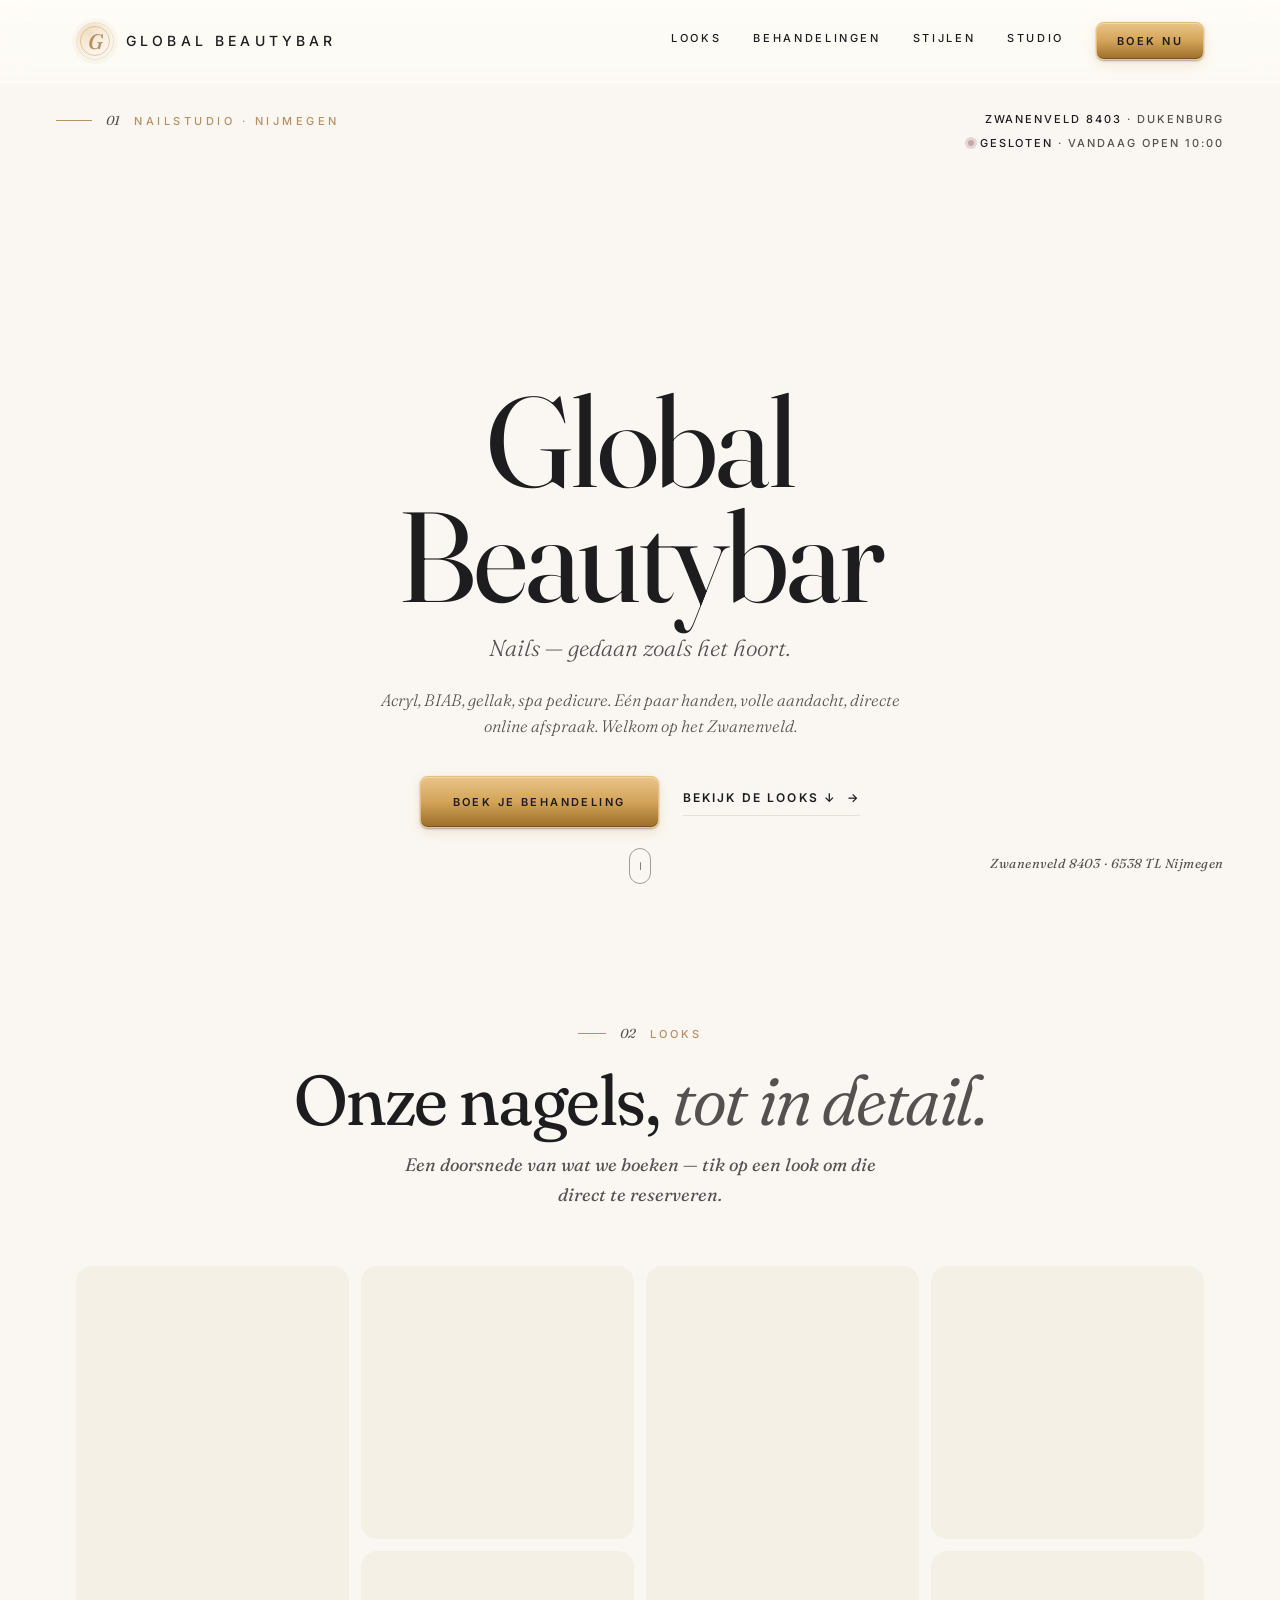
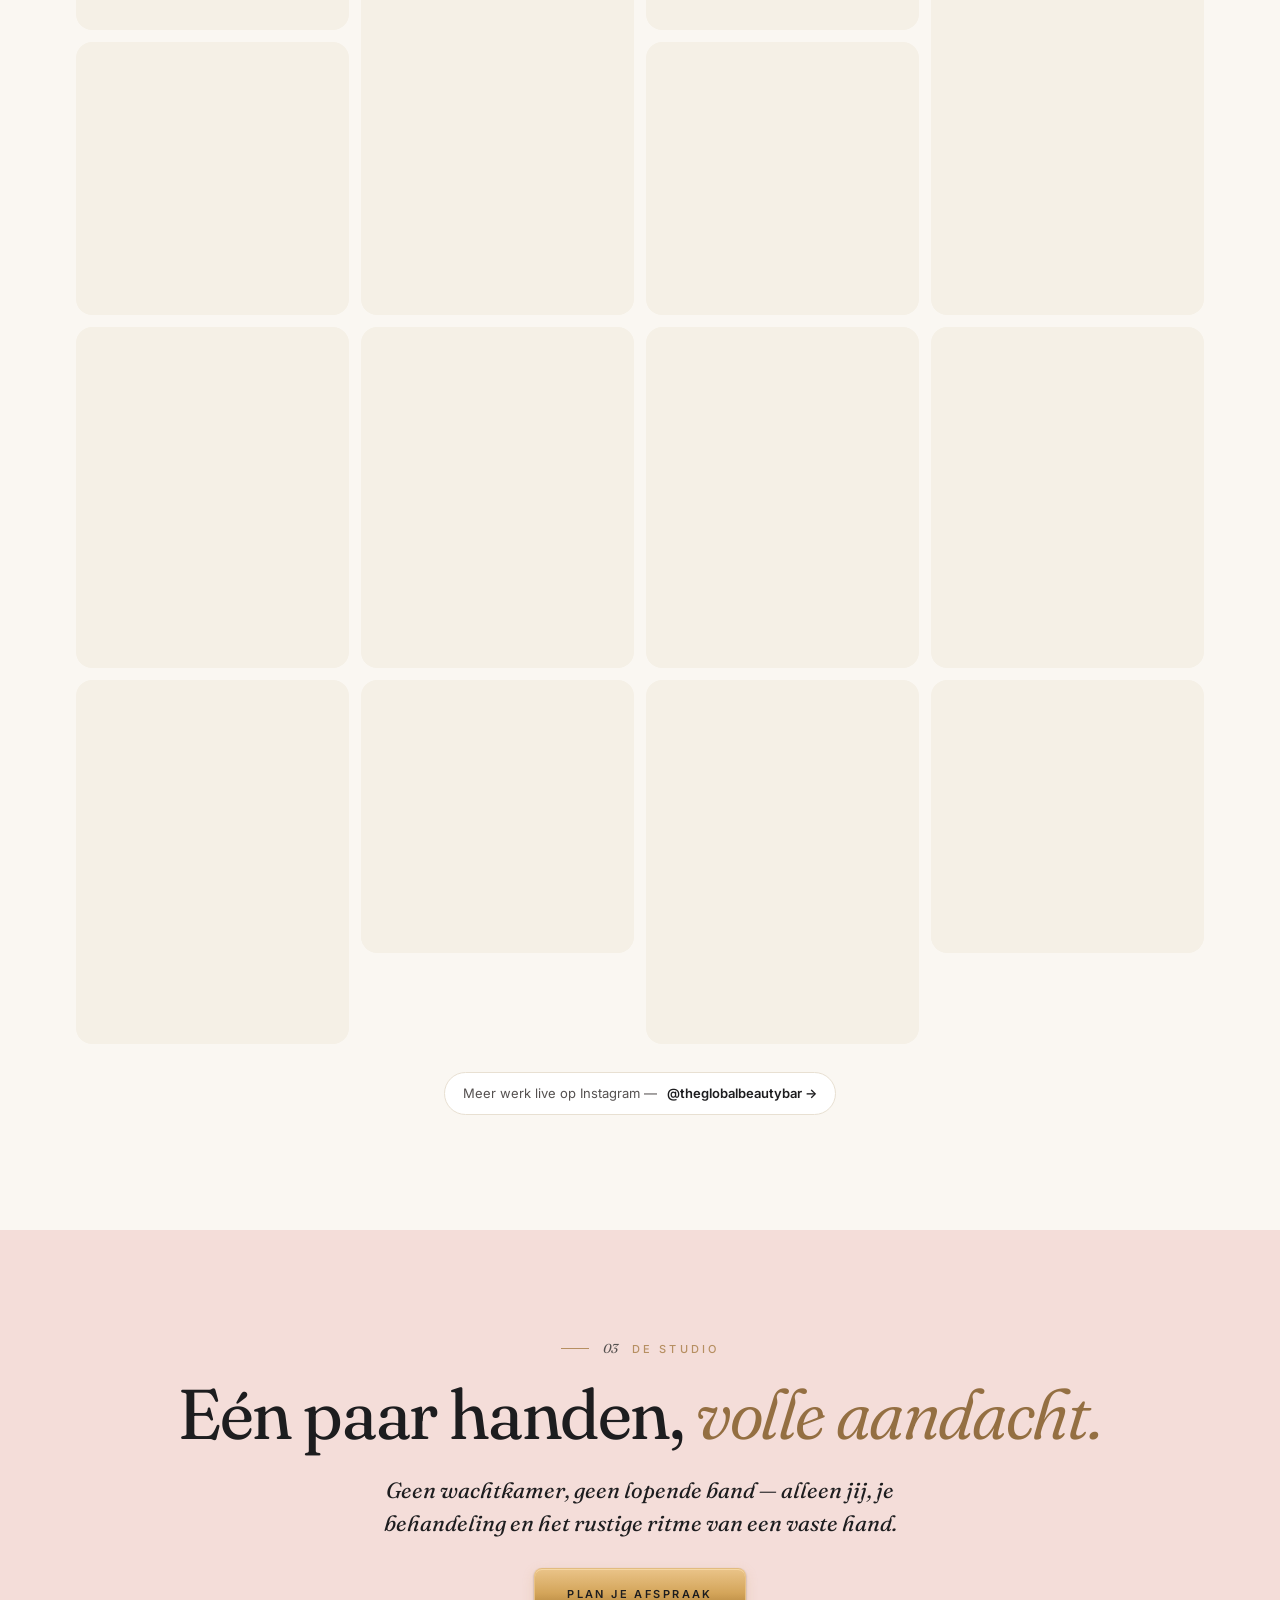
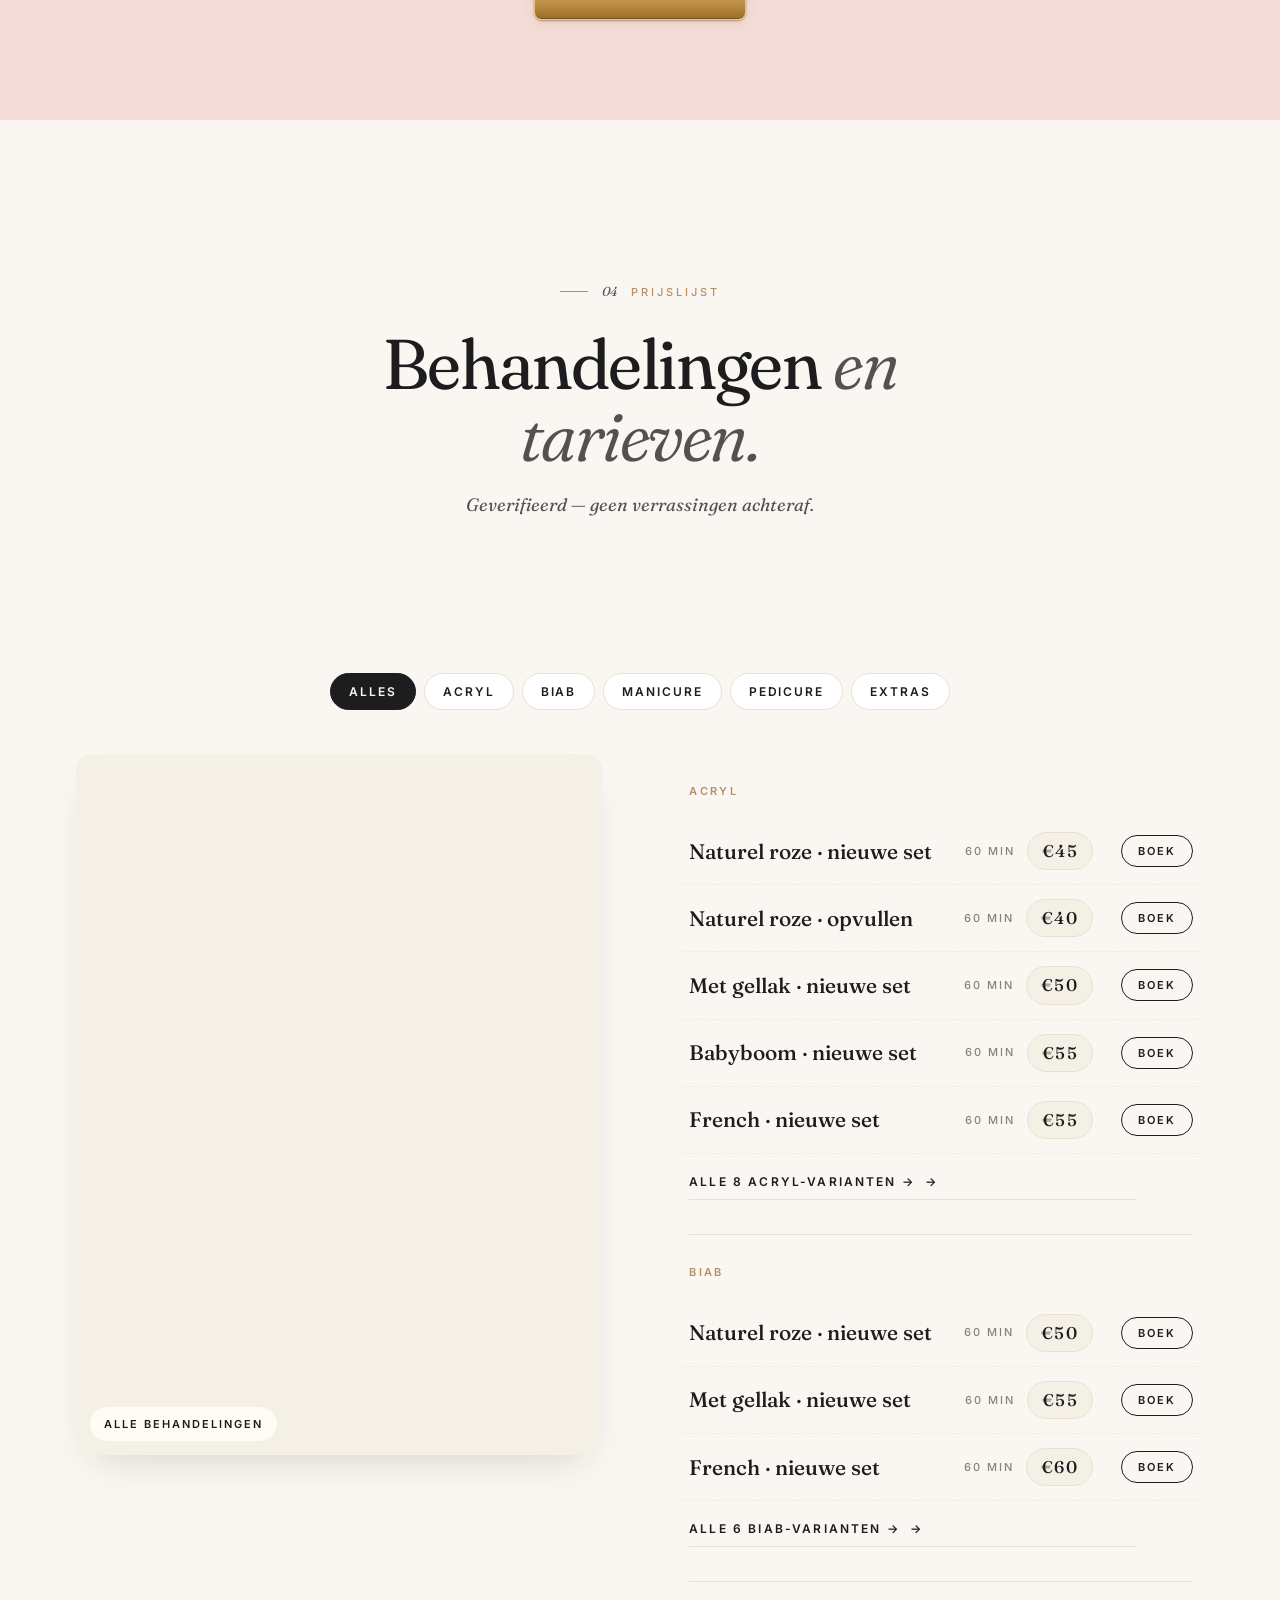
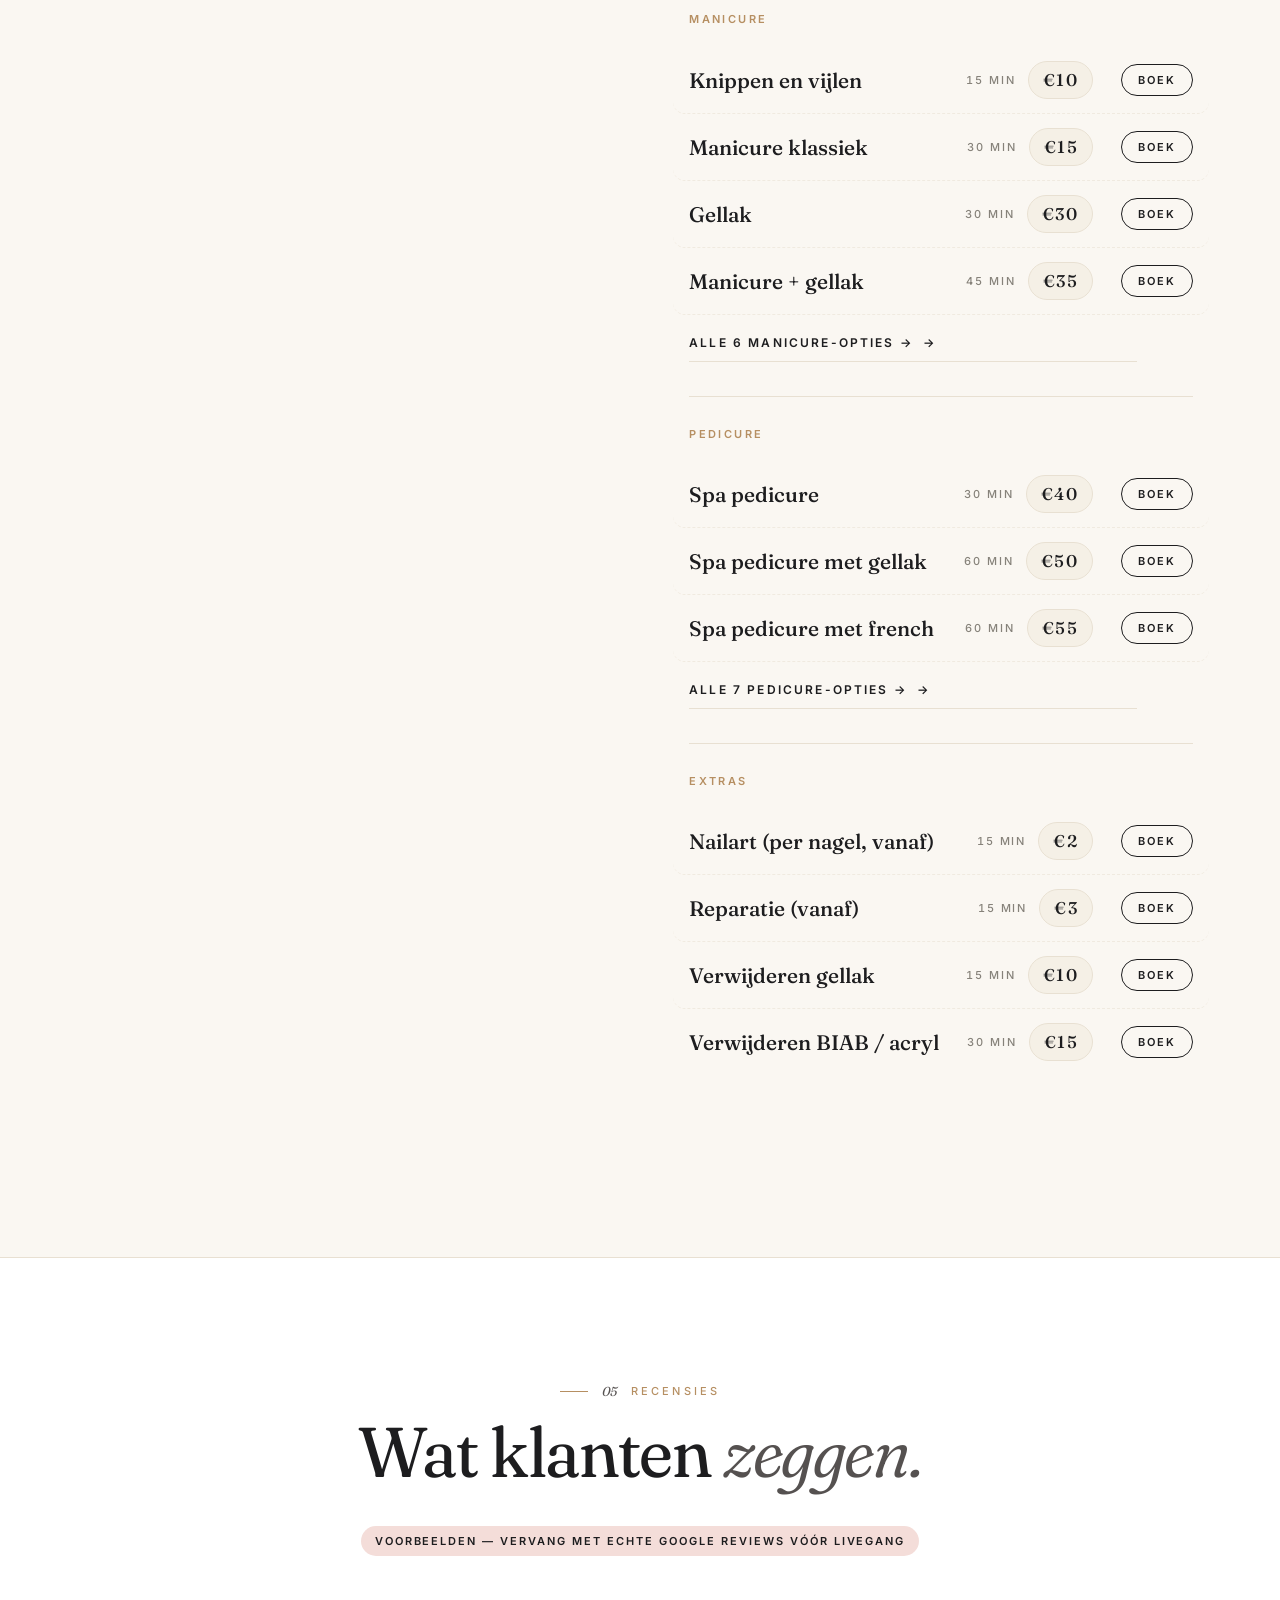
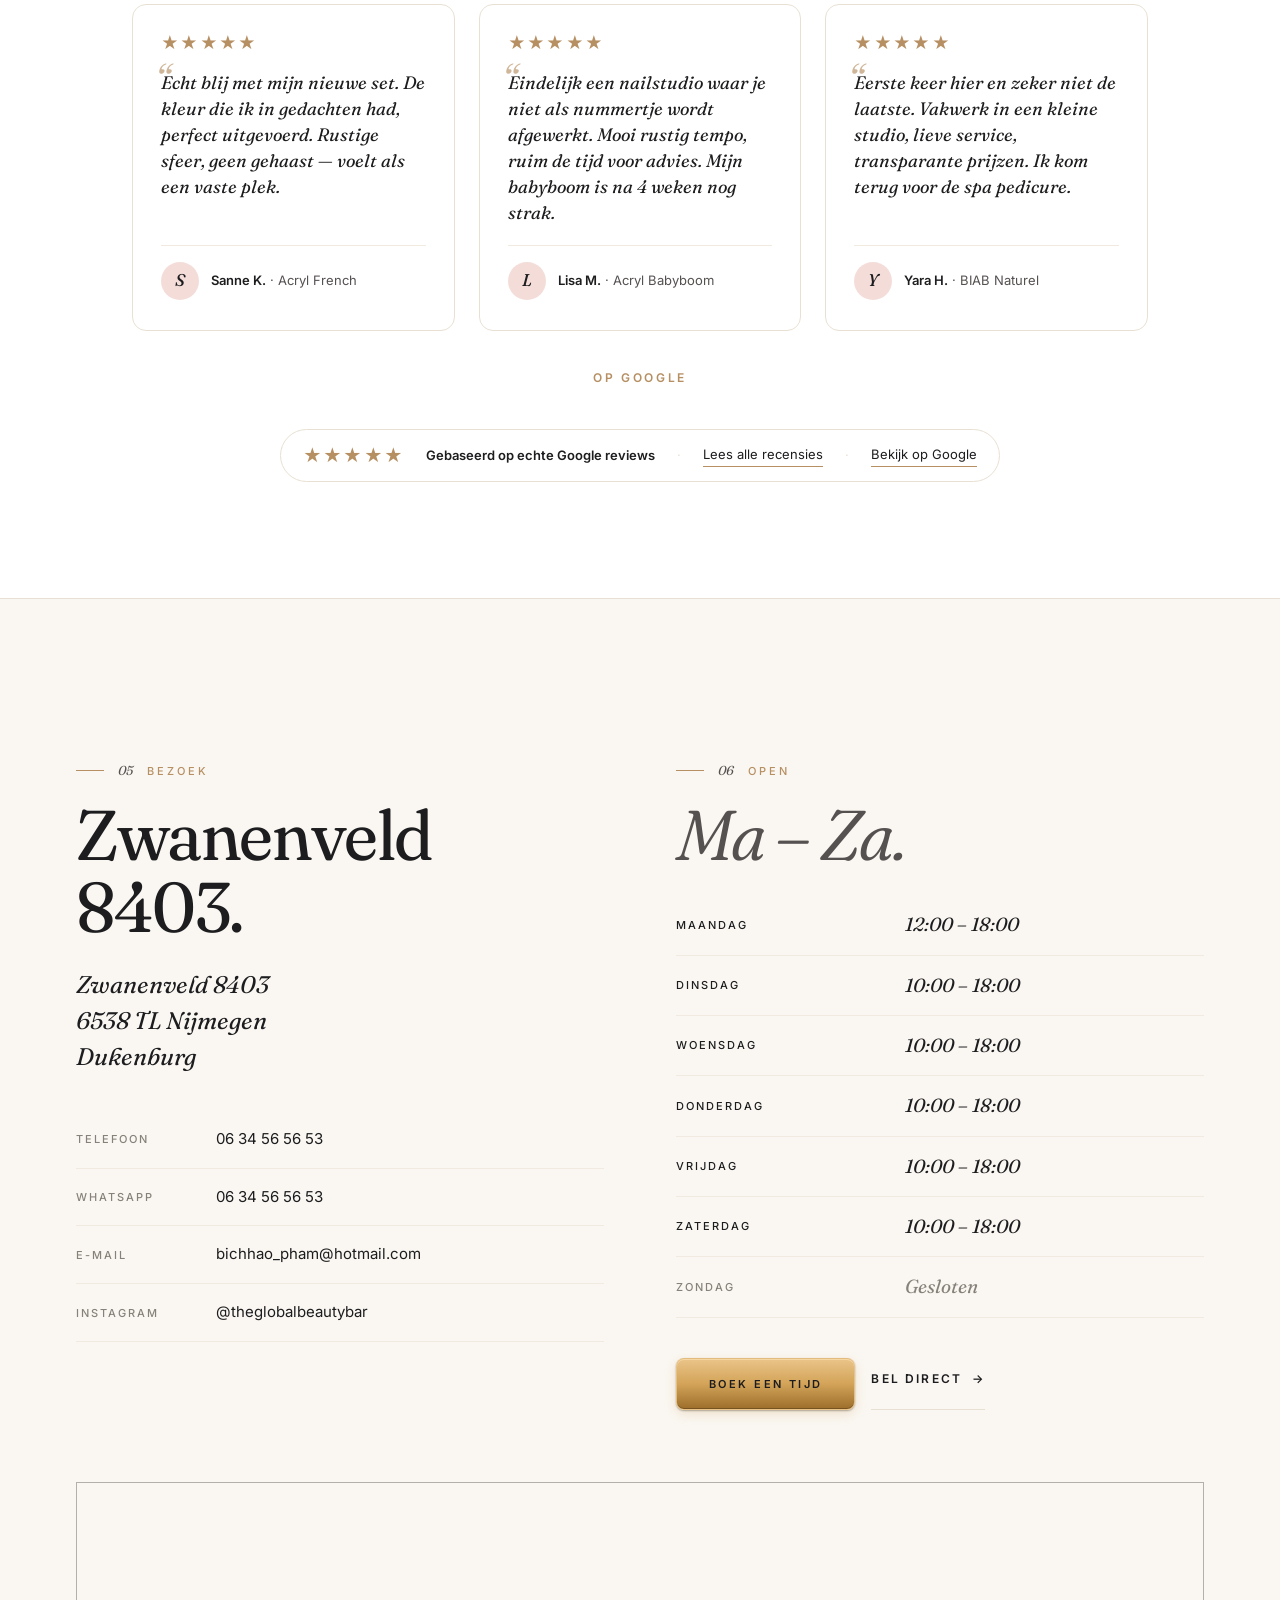
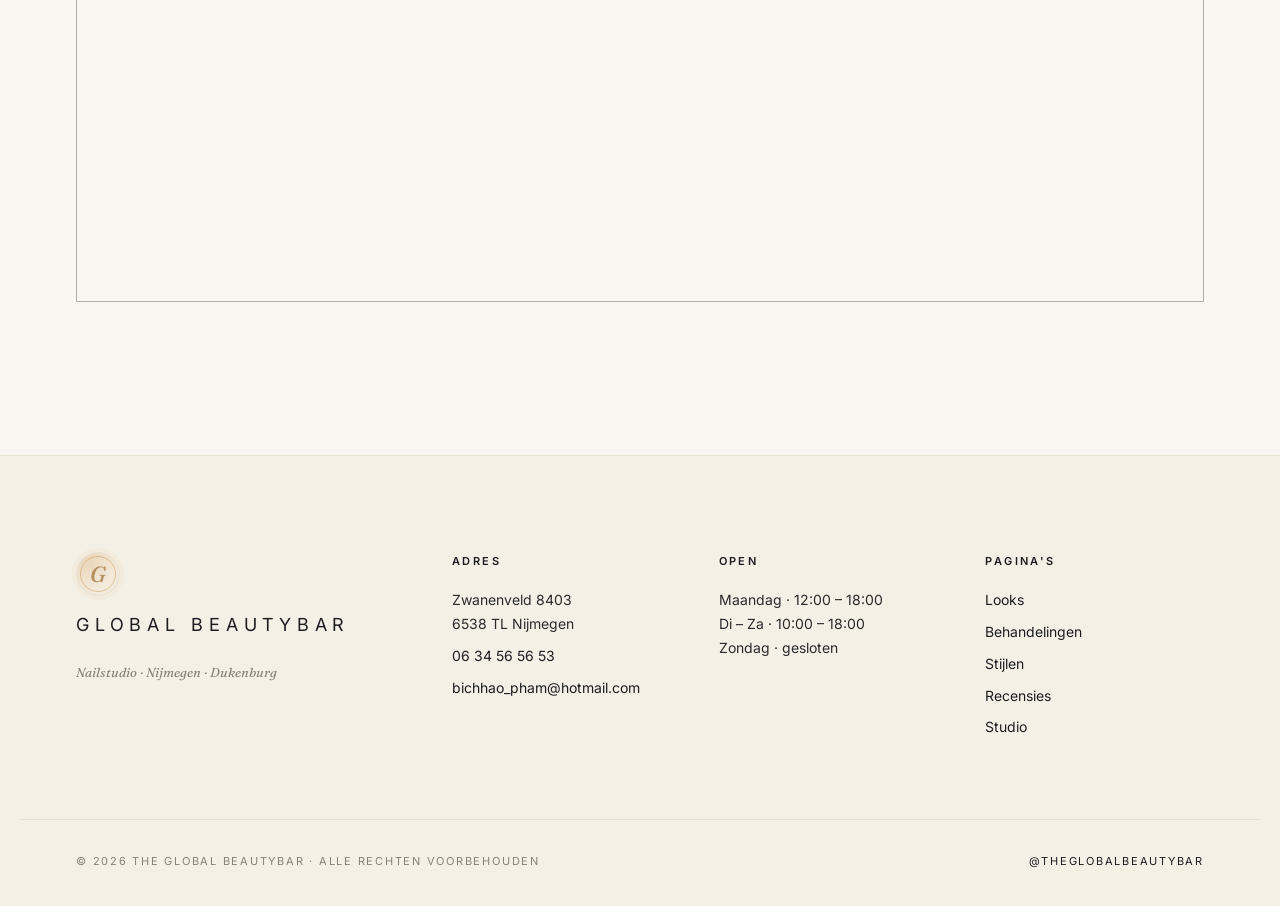
<file: index.html>
<!doctype html>
<html lang="nl">
<head>
  <meta charset="utf-8">
  <meta name="viewport" content="width=device-width, initial-scale=1, viewport-fit=cover">
  <title>The Global Beautybar · Nailstudio Nijmegen</title>
  <meta name="description" content="Premium nailstudio in Nijmegen. Acryl, BIAB, manicure en pedicure — vakwerk in een verstilde studio op het Zwanenveld. Online boeken.">
  <meta name="robots" content="index,follow">
  <meta name="theme-color" content="#FAF7F2">

  <meta property="og:type" content="website">
  <meta property="og:title" content="The Global Beautybar · Nailstudio Nijmegen">
  <meta property="og:description" content="Acryl · BIAB · Manicure · Pedicure — premium nailstudio in Nijmegen.">
  <meta property="og:locale" content="nl_NL">

  <link rel="preconnect" href="https://fonts.googleapis.com">
  <link rel="preconnect" href="https://fonts.gstatic.com" crossorigin>
  <link rel="preconnect" href="https://images.pexels.com" crossorigin>
  <link href="https://fonts.googleapis.com/css2?family=Fraunces:ital,opsz,wght@0,9..144,300;0,9..144,400;0,9..144,500;0,9..144,600;1,9..144,400;1,9..144,500&family=Inter:wght@300;400;500;600;700" rel="stylesheet">
  <link rel="stylesheet" href="css/style.css?v=8">
</head>
<body class="home">

<!-- ============ NAV ============ -->
<header class="nav" id="nav">
  <div class="nav__inner">
    <a class="nav__brand" href="#top" aria-label="The Global Beautybar — terug naar boven">
      <span class="nav__monogram">G</span>
      <span class="nav__word">GLOBAL BEAUTYBAR</span>
    </a>
    <nav class="nav__links" aria-label="Hoofdnavigatie">
      <a href="#looks">Looks</a>
      <a href="nagels.html">Behandelingen</a>
      <a href="stijlen.html">Stijlen</a>
      <a href="over-ons.html">Studio</a>
    </nav>
    <button class="btn btn--accent nav__cta" data-open-book>Boek nu</button>
    <button class="nav__burger" aria-label="Menu" aria-expanded="false">
      <span></span><span></span><span></span>
    </button>
  </div>
</header>

<!-- ============ HERO ============ -->
<section class="hero" id="top">
  <div class="hero__media hero__media--still" aria-hidden="true">
    <div class="hero__still" data-img="https://images.pexels.com/photos/34835286/pexels-photo-34835286.jpeg?auto=compress&cs=tinysrgb&w=1600"></div>
  </div>
  <div class="hero__scrim" aria-hidden="true"></div>

  <div class="hero__corner hero__corner--tl">
    <div class="hero__eyebrow">
      <span class="num">01</span>
      <span>Nailstudio · Nijmegen</span>
    </div>
  </div>

  <div class="hero__corner hero__corner--tr">
    <span><strong>Zwanenveld 8403</strong> · Dukenburg</span>
    <span data-shop-status><strong>Ma – Za</strong> · 10:00 – 18:00</span>
  </div>

  <div class="hero__text">
    <h1 class="hero__title">Global Beautybar</h1>
    <p class="hero__title-sub">Nails — gedaan zoals het hoort.</p>
    <p class="hero__lede">
      Acryl, BIAB, gellak, spa pedicure. Eén paar handen, volle aandacht,
      directe online afspraak. Welkom op het Zwanenveld.
    </p>
    <div class="hero__cta">
      <button class="btn btn--accent btn--lg" data-open-book>Boek je behandeling</button>
      <a class="link-arrow" href="#looks">Bekijk de looks ↓</a>
    </div>
  </div>

  <span class="hero__caption">Zwanenveld 8403 · 6538 TL Nijmegen</span>
  <a class="hero__scroll" href="#looks" aria-label="Scroll naar looks"><span></span></a>
</section>

<!-- ============ FEATURED LOOKS — MASONRY GALLERY ============ -->
<section class="featured-looks" id="looks">
  <div class="container">
    <header class="featured-looks__head reveal">
      <div class="eyebrow"><span class="num">02</span> Looks</div>
      <h2 class="display">Onze nagels, <em>tot in detail.</em></h2>
      <p class="section__sub">
        Een doorsnede van wat we boeken — tik op een look om die direct te reserveren.
      </p>
    </header>

    <div class="gallery__masonry" data-gallery>

      <a class="gallery__pin" data-open-book data-service="acryl-french-nieuw" style="--ratio:3/4">
        <span class="gallery__pin-img" data-img="https://images.pexels.com/photos/34871553/pexels-photo-34871553.jpeg?auto=compress&cs=tinysrgb&w=900"></span>
        <span class="pin-caption">Acryl French · <span class="price">€55</span></span>
      </a>

      <a class="gallery__pin" data-open-book data-service="acryl-babyboom-nieuw" style="--ratio:1/1">
        <span class="gallery__pin-img" data-img="https://images.pexels.com/photos/34835303/pexels-photo-34835303.jpeg?auto=compress&cs=tinysrgb&w=900"></span>
        <span class="pin-caption">Acryl Babyboom · <span class="price">€55</span></span>
      </a>

      <a class="gallery__pin" data-open-book data-service="biab-french-nieuw" style="--ratio:4/5">
        <span class="gallery__pin-img" data-img="https://images.pexels.com/photos/34871560/pexels-photo-34871560.jpeg?auto=compress&cs=tinysrgb&w=900"></span>
        <span class="pin-caption">BIAB French · <span class="price">€60</span></span>
      </a>

      <a class="gallery__pin" data-open-book data-service="pedi-spa-french" style="--ratio:3/4">
        <span class="gallery__pin-img" data-img="https://images.pexels.com/photos/34885847/pexels-photo-34885847.jpeg?auto=compress&cs=tinysrgb&w=900"></span>
        <span class="pin-caption">Spa Pedicure French · <span class="price">€55</span></span>
      </a>

      <a class="gallery__pin" data-open-book data-service="acryl-naturel-nieuw" style="--ratio:1/1">
        <span class="gallery__pin-img" data-img="https://images.pexels.com/photos/34871570/pexels-photo-34871570.jpeg?auto=compress&cs=tinysrgb&w=900"></span>
        <span class="pin-caption">Acryl Naturel · <span class="price">€45</span></span>
      </a>

      <a class="gallery__pin" data-open-book data-service="mani-gellak" style="--ratio:3/4">
        <span class="gallery__pin-img" data-img="https://images.pexels.com/photos/34871614/pexels-photo-34871614.jpeg?auto=compress&cs=tinysrgb&w=900"></span>
        <span class="pin-caption">Gellak Manicure · <span class="price">€30</span></span>
      </a>

      <a class="gallery__pin" data-open-book data-service="mani-klassiek" style="--ratio:4/5">
        <span class="gallery__pin-img" data-img="https://images.pexels.com/photos/34671620/pexels-photo-34671620.jpeg?auto=compress&cs=tinysrgb&w=900"></span>
        <span class="pin-caption">Manicure · <span class="price">€15</span></span>
      </a>

      <a class="gallery__pin" data-open-book data-service="acryl-gellak-nieuw" style="--ratio:1/1">
        <span class="gallery__pin-img" data-img="https://images.pexels.com/photos/3997386/pexels-photo-3997386.jpeg?auto=compress&cs=tinysrgb&w=900"></span>
        <span class="pin-caption">Acryl met Gellak · <span class="price">€50</span></span>
      </a>

      <a class="gallery__pin" data-open-book data-service="biab-naturel-nieuw" style="--ratio:3/4">
        <span class="gallery__pin-img" data-img="https://images.pexels.com/photos/17280274/pexels-photo-17280274.jpeg?auto=compress&cs=tinysrgb&w=900"></span>
        <span class="pin-caption">BIAB Naturel · <span class="price">€50</span></span>
      </a>

      <a class="gallery__pin" data-open-book data-service="pedi-gellak" style="--ratio:1/1">
        <span class="gallery__pin-img" data-img="https://images.pexels.com/photos/36207029/pexels-photo-36207029.jpeg?auto=compress&cs=tinysrgb&w=900"></span>
        <span class="pin-caption">Pedicure Gellak · <span class="price">€30</span></span>
      </a>

      <a class="gallery__pin" data-open-book data-service="mani-gellak-french" style="--ratio:4/5">
        <span class="gallery__pin-img" data-img="https://images.pexels.com/photos/998405/pexels-photo-998405.jpeg?auto=compress&cs=tinysrgb&w=900"></span>
        <span class="pin-caption">Gellak French · <span class="price">€35</span></span>
      </a>

      <a class="gallery__pin" data-open-book data-service="acryl-babyboom-opvullen" style="--ratio:3/4">
        <span class="gallery__pin-img" data-img="https://images.pexels.com/photos/3997385/pexels-photo-3997385.jpeg?auto=compress&cs=tinysrgb&w=900"></span>
        <span class="pin-caption">Babyboom Opvullen · <span class="price">€50</span></span>
      </a>

      <a class="gallery__pin" data-open-book data-service="biab-gellak-nieuw" style="--ratio:1/1">
        <span class="gallery__pin-img" data-img="https://images.pexels.com/photos/3997378/pexels-photo-3997378.jpeg?auto=compress&cs=tinysrgb&w=900"></span>
        <span class="pin-caption">BIAB Gellak · <span class="price">€55</span></span>
      </a>

      <a class="gallery__pin" data-open-book data-service="pedi-spa" style="--ratio:3/4">
        <span class="gallery__pin-img" data-img="https://images.pexels.com/photos/34885842/pexels-photo-34885842.jpeg?auto=compress&cs=tinysrgb&w=900"></span>
        <span class="pin-caption">Spa Pedicure · <span class="price">€40</span></span>
      </a>

      <a class="gallery__pin" data-open-book data-service="extra-nailart" style="--ratio:4/5">
        <span class="gallery__pin-img" data-img="https://images.pexels.com/photos/17471377/pexels-photo-17471377.jpeg?auto=compress&cs=tinysrgb&w=900"></span>
        <span class="pin-caption">Nailart · <span class="price">vanaf €2</span></span>
      </a>

      <a class="gallery__pin" data-open-book data-service="mani-met-gellak" style="--ratio:1/1">
        <span class="gallery__pin-img" data-img="https://images.pexels.com/photos/34971940/pexels-photo-34971940.jpeg?auto=compress&cs=tinysrgb&w=900"></span>
        <span class="pin-caption">Manicure + Gellak · <span class="price">€35</span></span>
      </a>

    </div>

    <div class="featured-looks__cta">
      <a class="insta-chip" href="https://www.instagram.com/theglobalbeautybar" target="_blank" rel="noopener">
        Meer werk live op Instagram — <strong>@theglobalbeautybar →</strong>
      </a>
    </div>
  </div>
</section>

<!-- ============ BLUSH BAND — short brand statement ============ -->
<section class="blush-band">
  <div class="container">
    <div class="eyebrow"><span class="num">03</span> De studio</div>
    <h2 class="display">Eén paar handen, <em>volle aandacht.</em></h2>
    <p class="blush-band__lede">
      Geen wachtkamer, geen lopende band — alleen jij, je behandeling
      en het rustige ritme van een vaste hand.
    </p>
    <button class="btn btn--accent btn--lg" data-open-book>Plan je afspraak</button>
  </div>
</section>

<!-- ============ SERVICE MENU (lean list, all 31 services) ============ -->
<section class="section" id="menu">
  <div class="container">
    <header class="section__head reveal">
      <div class="eyebrow"><span class="num">04</span> Prijslijst</div>
      <h2 class="display">Behandelingen <em>en tarieven.</em></h2>
      <p class="section__sub">Geverifieerd — geen verrassingen achteraf.</p>
    </header>

    <div class="menu-list__tabs gallery__filters" role="tablist" aria-label="Filter behandelingen op categorie">
      <button class="gallery__filter is-active" data-menu-filter="all" data-img="https://images.pexels.com/photos/34835286/pexels-photo-34835286.jpeg?auto=compress&cs=tinysrgb&w=1200" data-label="Alle behandelingen" role="tab" aria-selected="true">Alles</button>
      <button class="gallery__filter" data-menu-filter="acryl" data-img="https://images.pexels.com/photos/34871553/pexels-photo-34871553.jpeg?auto=compress&cs=tinysrgb&w=1200" data-label="Acryl · €40 – €55" role="tab">Acryl</button>
      <button class="gallery__filter" data-menu-filter="biab" data-img="https://images.pexels.com/photos/34871560/pexels-photo-34871560.jpeg?auto=compress&cs=tinysrgb&w=1200" data-label="BIAB · €45 – €60" role="tab">BIAB</button>
      <button class="gallery__filter" data-menu-filter="manicure" data-img="https://images.pexels.com/photos/34871614/pexels-photo-34871614.jpeg?auto=compress&cs=tinysrgb&w=1200" data-label="Manicure · €10 – €35" role="tab">Manicure</button>
      <button class="gallery__filter" data-menu-filter="pedicure" data-img="https://images.pexels.com/photos/34885847/pexels-photo-34885847.jpeg?auto=compress&cs=tinysrgb&w=1200" data-label="Pedicure · €10 – €55" role="tab">Pedicure</button>
      <button class="gallery__filter" data-menu-filter="extras" data-img="https://images.pexels.com/photos/17471377/pexels-photo-17471377.jpeg?auto=compress&cs=tinysrgb&w=1200" data-label="Extras · vanaf €2" role="tab">Extras</button>
    </div>

    <div class="menu-section__grid">

      <div class="menu-image" id="menu-image" aria-hidden="true">
        <div class="menu-image__layer" data-layer="a" style="background-image:url('https://images.pexels.com/photos/34835286/pexels-photo-34835286.jpeg?auto=compress&cs=tinysrgb&w=1200');"></div>
        <div class="menu-image__layer is-out" data-layer="b"></div>
        <span class="menu-image__caption" id="menu-image-caption">Alle behandelingen</span>
      </div>

      <div class="menu-list reveal" data-active="all">

      <div class="menu-list__group is-active" data-cat="acryl">
        <h3 class="menu-list__cat">Acryl</h3>
        <div class="menu-list__row" data-img="https://images.pexels.com/photos/34871570/pexels-photo-34871570.jpeg?auto=compress&cs=tinysrgb&w=1200" data-label="Acryl Naturel · €45"><span class="menu-list__row-name">Naturel roze · nieuwe set</span><span class="menu-list__row-meta"><span class="duration">60 min</span><span class="price">€45</span></span><button class="menu-list__row-cta" data-open-book data-service="acryl-naturel-nieuw">Boek</button></div>
        <div class="menu-list__row" data-img="https://images.pexels.com/photos/998405/pexels-photo-998405.jpeg?auto=compress&cs=tinysrgb&w=1200" data-label="Acryl Naturel · €40"><span class="menu-list__row-name">Naturel roze · opvullen</span><span class="menu-list__row-meta"><span class="duration">60 min</span><span class="price">€40</span></span><button class="menu-list__row-cta" data-open-book data-service="acryl-naturel-opvullen">Boek</button></div>
        <div class="menu-list__row" data-img="https://images.pexels.com/photos/3997386/pexels-photo-3997386.jpeg?auto=compress&cs=tinysrgb&w=1200" data-label="Acryl Gellak · €50"><span class="menu-list__row-name">Met gellak · nieuwe set</span><span class="menu-list__row-meta"><span class="duration">60 min</span><span class="price">€50</span></span><button class="menu-list__row-cta" data-open-book data-service="acryl-gellak-nieuw">Boek</button></div>
        <div class="menu-list__row" data-img="https://images.pexels.com/photos/34835303/pexels-photo-34835303.jpeg?auto=compress&cs=tinysrgb&w=1200" data-label="Acryl Babyboom · €55"><span class="menu-list__row-name">Babyboom · nieuwe set</span><span class="menu-list__row-meta"><span class="duration">60 min</span><span class="price">€55</span></span><button class="menu-list__row-cta" data-open-book data-service="acryl-babyboom-nieuw">Boek</button></div>
        <div class="menu-list__row" data-img="https://images.pexels.com/photos/34871553/pexels-photo-34871553.jpeg?auto=compress&cs=tinysrgb&w=1200" data-label="Acryl French · €55"><span class="menu-list__row-name">French · nieuwe set</span><span class="menu-list__row-meta"><span class="duration">60 min</span><span class="price">€55</span></span><button class="menu-list__row-cta" data-open-book data-service="acryl-french-nieuw">Boek</button></div>
        <div class="menu-list__row menu-list__row--link"><a href="nagels.html#acryl" class="link-arrow">Alle 8 acryl-varianten →</a></div>
      </div>

      <div class="menu-list__group is-active" data-cat="biab">
        <h3 class="menu-list__cat">BIAB</h3>
        <div class="menu-list__row" data-img="https://images.pexels.com/photos/17280274/pexels-photo-17280274.jpeg?auto=compress&cs=tinysrgb&w=1200" data-label="BIAB Naturel · €50"><span class="menu-list__row-name">Naturel roze · nieuwe set</span><span class="menu-list__row-meta"><span class="duration">60 min</span><span class="price">€50</span></span><button class="menu-list__row-cta" data-open-book data-service="biab-naturel-nieuw">Boek</button></div>
        <div class="menu-list__row" data-img="https://images.pexels.com/photos/3997378/pexels-photo-3997378.jpeg?auto=compress&cs=tinysrgb&w=1200" data-label="BIAB Gellak · €55"><span class="menu-list__row-name">Met gellak · nieuwe set</span><span class="menu-list__row-meta"><span class="duration">60 min</span><span class="price">€55</span></span><button class="menu-list__row-cta" data-open-book data-service="biab-gellak-nieuw">Boek</button></div>
        <div class="menu-list__row" data-img="https://images.pexels.com/photos/34871560/pexels-photo-34871560.jpeg?auto=compress&cs=tinysrgb&w=1200" data-label="BIAB French · €60"><span class="menu-list__row-name">French · nieuwe set</span><span class="menu-list__row-meta"><span class="duration">60 min</span><span class="price">€60</span></span><button class="menu-list__row-cta" data-open-book data-service="biab-french-nieuw">Boek</button></div>
        <div class="menu-list__row menu-list__row--link"><a href="nagels.html#biab" class="link-arrow">Alle 6 BIAB-varianten →</a></div>
      </div>

      <div class="menu-list__group is-active" data-cat="manicure">
        <h3 class="menu-list__cat">Manicure</h3>
        <div class="menu-list__row" data-img="https://images.pexels.com/photos/34671620/pexels-photo-34671620.jpeg?auto=compress&cs=tinysrgb&w=1200" data-label="Knippen en vijlen · €10"><span class="menu-list__row-name">Knippen en vijlen</span><span class="menu-list__row-meta"><span class="duration">15 min</span><span class="price">€10</span></span><button class="menu-list__row-cta" data-open-book data-service="mani-knippen">Boek</button></div>
        <div class="menu-list__row" data-img="https://images.pexels.com/photos/34971940/pexels-photo-34971940.jpeg?auto=compress&cs=tinysrgb&w=1200" data-label="Manicure · €15"><span class="menu-list__row-name">Manicure klassiek</span><span class="menu-list__row-meta"><span class="duration">30 min</span><span class="price">€15</span></span><button class="menu-list__row-cta" data-open-book data-service="mani-klassiek">Boek</button></div>
        <div class="menu-list__row" data-img="https://images.pexels.com/photos/34871614/pexels-photo-34871614.jpeg?auto=compress&cs=tinysrgb&w=1200" data-label="Gellak · €30"><span class="menu-list__row-name">Gellak</span><span class="menu-list__row-meta"><span class="duration">30 min</span><span class="price">€30</span></span><button class="menu-list__row-cta" data-open-book data-service="mani-gellak">Boek</button></div>
        <div class="menu-list__row" data-img="https://images.pexels.com/photos/6135675/pexels-photo-6135675.jpeg?auto=compress&cs=tinysrgb&w=1200" data-label="Manicure + Gellak · €35"><span class="menu-list__row-name">Manicure + gellak</span><span class="menu-list__row-meta"><span class="duration">45 min</span><span class="price">€35</span></span><button class="menu-list__row-cta" data-open-book data-service="mani-met-gellak">Boek</button></div>
        <div class="menu-list__row menu-list__row--link"><a href="nagels.html#manicure" class="link-arrow">Alle 6 manicure-opties →</a></div>
      </div>

      <div class="menu-list__group is-active" data-cat="pedicure">
        <h3 class="menu-list__cat">Pedicure</h3>
        <div class="menu-list__row" data-img="https://images.pexels.com/photos/34885842/pexels-photo-34885842.jpeg?auto=compress&cs=tinysrgb&w=1200" data-label="Spa Pedicure · €40"><span class="menu-list__row-name">Spa pedicure</span><span class="menu-list__row-meta"><span class="duration">30 min</span><span class="price">€40</span></span><button class="menu-list__row-cta" data-open-book data-service="pedi-spa">Boek</button></div>
        <div class="menu-list__row" data-img="https://images.pexels.com/photos/36207029/pexels-photo-36207029.jpeg?auto=compress&cs=tinysrgb&w=1200" data-label="Spa Pedicure Gellak · €50"><span class="menu-list__row-name">Spa pedicure met gellak</span><span class="menu-list__row-meta"><span class="duration">60 min</span><span class="price">€50</span></span><button class="menu-list__row-cta" data-open-book data-service="pedi-spa-gellak">Boek</button></div>
        <div class="menu-list__row" data-img="https://images.pexels.com/photos/34885847/pexels-photo-34885847.jpeg?auto=compress&cs=tinysrgb&w=1200" data-label="Spa Pedicure French · €55"><span class="menu-list__row-name">Spa pedicure met french</span><span class="menu-list__row-meta"><span class="duration">60 min</span><span class="price">€55</span></span><button class="menu-list__row-cta" data-open-book data-service="pedi-spa-french">Boek</button></div>
        <div class="menu-list__row menu-list__row--link"><a href="nagels.html#pedicure" class="link-arrow">Alle 7 pedicure-opties →</a></div>
      </div>

      <div class="menu-list__group is-active" data-cat="extras">
        <h3 class="menu-list__cat">Extras</h3>
        <div class="menu-list__row" data-img="https://images.pexels.com/photos/17471377/pexels-photo-17471377.jpeg?auto=compress&cs=tinysrgb&w=1200" data-label="Nailart · vanaf €2"><span class="menu-list__row-name">Nailart (per nagel, vanaf)</span><span class="menu-list__row-meta"><span class="duration">15 min</span><span class="price">€2</span></span><button class="menu-list__row-cta" data-open-book data-service="extra-nailart">Boek</button></div>
        <div class="menu-list__row" data-img="https://images.pexels.com/photos/14396082/pexels-photo-14396082.jpeg?auto=compress&cs=tinysrgb&w=1200" data-label="Reparatie · vanaf €3"><span class="menu-list__row-name">Reparatie (vanaf)</span><span class="menu-list__row-meta"><span class="duration">15 min</span><span class="price">€3</span></span><button class="menu-list__row-cta" data-open-book data-service="extra-reparatie">Boek</button></div>
        <div class="menu-list__row" data-img="https://images.pexels.com/photos/3997385/pexels-photo-3997385.jpeg?auto=compress&cs=tinysrgb&w=1200" data-label="Verwijderen gellak · €10"><span class="menu-list__row-name">Verwijderen gellak</span><span class="menu-list__row-meta"><span class="duration">15 min</span><span class="price">€10</span></span><button class="menu-list__row-cta" data-open-book data-service="extra-verw-gellak">Boek</button></div>
        <div class="menu-list__row" data-img="https://images.pexels.com/photos/3997384/pexels-photo-3997384.jpeg?auto=compress&cs=tinysrgb&w=1200" data-label="Verwijderen BIAB / Acryl · €15"><span class="menu-list__row-name">Verwijderen BIAB / acryl</span><span class="menu-list__row-meta"><span class="duration">30 min</span><span class="price">€15</span></span><button class="menu-list__row-cta" data-open-book data-service="extra-verw-biab">Boek</button></div>
      </div>

      </div>

    </div>
  </div>
</section>

<!-- ============ REVIEWS — HOMEPAGE HIGHLIGHTS ============
     TODO HUMAN — these 3 highlighted reviews are PLACEHOLDERS.
     Replace each quote + name with verbatim Google reviews from
     the shop's Maps listing before going live. Also remove the
     .reviews__placeholder-note pill when real reviews are in.
     The full reviews page lives at /recensies — same placeholder
     pattern, 6 cards.
============================================================ -->
<section class="reviews" id="reviews">
  <div class="container">
    <header class="reviews__head reveal">
      <div class="eyebrow"><span class="num">05</span> Recensies</div>
      <h2 class="display">Wat klanten <em>zeggen.</em></h2>
      <span class="reviews__placeholder-note">Voorbeelden — vervang met echte Google reviews vóór livegang</span>
    </header>

    <div class="reviews__grid">
      <article class="review-card reveal">
        <div class="review-card__stars" aria-label="5 sterren">★★★★★</div>
        <p class="review-card__quote">Echt blij met mijn nieuwe set. De kleur die ik in gedachten had, perfect uitgevoerd. Rustige sfeer, geen gehaast — voelt als een vaste plek.</p>
        <div class="review-card__attribution">
          <span class="review-card__avatar" aria-hidden="true">S</span>
          <span><strong>Sanne K.</strong> · Acryl French</span>
        </div>
      </article>

      <article class="review-card reveal">
        <div class="review-card__stars" aria-label="5 sterren">★★★★★</div>
        <p class="review-card__quote">Eindelijk een nailstudio waar je niet als nummertje wordt afgewerkt. Mooi rustig tempo, ruim de tijd voor advies. Mijn babyboom is na 4 weken nog strak.</p>
        <div class="review-card__attribution">
          <span class="review-card__avatar" aria-hidden="true">L</span>
          <span><strong>Lisa M.</strong> · Acryl Babyboom</span>
        </div>
      </article>

      <article class="review-card reveal">
        <div class="review-card__stars" aria-label="5 sterren">★★★★★</div>
        <p class="review-card__quote">Eerste keer hier en zeker niet de laatste. Vakwerk in een kleine studio, lieve service, transparante prijzen. Ik kom terug voor de spa pedicure.</p>
        <div class="review-card__attribution">
          <span class="review-card__avatar" aria-hidden="true">Y</span>
          <span><strong>Yara H.</strong> · BIAB Naturel</span>
        </div>
      </article>
    </div>

    <div class="reviews__cta-row reveal">
      <span class="reviews__google-callout">Op Google</span>
      <div>
        <span class="reviews__rating-strip">
          <span class="stars" aria-hidden="true">★★★★★</span>
          <span><strong>Gebaseerd op echte Google reviews</strong></span>
          <span class="reviews__rating-strip__divider" aria-hidden="true">·</span>
          <a href="recensies.html">Lees alle recensies</a>
          <span class="reviews__rating-strip__divider" aria-hidden="true">·</span>
          <a href="https://www.google.com/maps/search/?api=1&query=The+Global+Beautybar+Zwanenveld+8403+Nijmegen" target="_blank" rel="noopener">Bekijk op Google</a>
        </span>
      </div>
    </div>
  </div>
</section>

<!-- ============ VISIT ============ -->
<section class="section visit" id="visit">
  <div class="container visit__grid">

    <div class="visit__col reveal">
      <div class="eyebrow"><span class="num">05</span> Bezoek</div>
      <h2 class="display">Zwanenveld 8403.</h2>
      <p class="visit__addr">
        Zwanenveld 8403<br>
        6538 TL Nijmegen<br>
        Dukenburg
      </p>
      <ul class="visit__contact">
        <li><span>Telefoon</span><a href="tel:+31634565653">06 34 56 56 53</a></li>
        <li><span>WhatsApp</span><a href="https://wa.me/31634565653" target="_blank" rel="noopener">06 34 56 56 53</a></li>
        <li><span>E-mail</span><a href="mailto:bichhao_pham@hotmail.com">bichhao_pham@hotmail.com</a></li>
        <li><span>Instagram</span><a href="https://www.instagram.com/theglobalbeautybar" target="_blank" rel="noopener">@theglobalbeautybar</a></li>
      </ul>
    </div>

    <div class="visit__col reveal">
      <div class="eyebrow"><span class="num">06</span> Open</div>
      <h2 class="display"><em>Ma – Za.</em></h2>
      <table class="hours">
        <tbody>
          <tr><th>Maandag</th><td>12:00 – 18:00</td></tr>
          <tr><th>Dinsdag</th><td>10:00 – 18:00</td></tr>
          <tr><th>Woensdag</th><td>10:00 – 18:00</td></tr>
          <tr><th>Donderdag</th><td>10:00 – 18:00</td></tr>
          <tr><th>Vrijdag</th><td>10:00 – 18:00</td></tr>
          <tr><th>Zaterdag</th><td>10:00 – 18:00</td></tr>
          <tr class="closed"><th>Zondag</th><td>Gesloten</td></tr>
        </tbody>
      </table>
      <div class="visit__cta">
        <button class="btn btn--accent btn--lg" data-open-book>Boek een tijd</button>
        <a class="link-arrow" href="tel:+31634565653">Bel direct</a>
      </div>
    </div>

    <div class="visit__map reveal">
      <iframe
        title="Routekaart The Global Beautybar"
        loading="lazy"
        referrerpolicy="no-referrer-when-downgrade"
        src="https://www.google.com/maps?q=Zwanenveld%208403%2C%206538%20TL%20Nijmegen&output=embed">
      </iframe>
    </div>
  </div>
</section>

<!-- ============ FOOTER ============ -->
<footer class="footer">
  <div class="container footer__grid">
    <div class="footer__brand">
      <span class="nav__monogram">G</span>
      <span class="nav__word">GLOBAL BEAUTYBAR</span>
      <p class="footer__tag">Nailstudio · Nijmegen · Dukenburg</p>
    </div>
    <div class="footer__col">
      <h4>Adres</h4>
      <p>Zwanenveld 8403<br>6538 TL Nijmegen</p>
      <p><a href="tel:+31634565653">06 34 56 56 53</a></p>
      <p><a href="mailto:bichhao_pham@hotmail.com">bichhao_pham@hotmail.com</a></p>
    </div>
    <div class="footer__col">
      <h4>Open</h4>
      <p>Maandag · 12:00 – 18:00<br>Di – Za · 10:00 – 18:00<br>Zondag · gesloten</p>
    </div>
    <div class="footer__col">
      <h4>Pagina's</h4>
      <p><a href="#looks">Looks</a></p>
      <p><a href="nagels.html">Behandelingen</a></p>
      <p><a href="stijlen.html">Stijlen</a></p>
      <p><a href="recensies.html">Recensies</a></p>
      <p><a href="over-ons.html">Studio</a></p>
    </div>
  </div>
  <div class="footer__legal container">
    <span>© <span id="year"></span> The Global Beautybar · Alle rechten voorbehouden</span>
    <span><a href="https://www.instagram.com/theglobalbeautybar" target="_blank" rel="noopener">@theglobalbeautybar</a></span>
  </div>
</footer>

<!-- ============ BOOKING MODAL ============ -->
<div class="book" id="book-modal" role="dialog" aria-modal="true" aria-labelledby="book-title" hidden>
  <div class="book__backdrop" data-close-book></div>
  <div class="book__panel">
    <header class="book__head">
      <h2 id="book-title">Boek je behandeling</h2>
      <button class="book__close" data-close-book aria-label="Sluiten">×</button>
    </header>
    <ol class="book__steps" aria-hidden="true">
      <li data-step="1" class="is-active">Behandeling</li>
      <li data-step="2">Datum</li>
      <li data-step="3">Tijd</li>
      <li data-step="4">Gegevens</li>
    </ol>
    <div class="book__body">
      <section class="book__step is-active" data-step="1">
        <div class="book__group">
          <div class="book__group-label">Behandeling <span class="book__group-meta">verplicht</span></div>
          <div class="book__cat-label">Acryl</div>
          <div class="book__services">
            <button class="book__service" data-service="acryl-naturel-nieuw"><span class="book__service-name">Naturel roze · nieuwe set</span><span class="book__service-meta">60 min · €45</span></button>
            <button class="book__service" data-service="acryl-naturel-opvullen"><span class="book__service-name">Naturel roze · opvullen</span><span class="book__service-meta">60 min · €40</span></button>
            <button class="book__service" data-service="acryl-gellak-nieuw"><span class="book__service-name">Met gellak · nieuwe set</span><span class="book__service-meta">60 min · €50</span></button>
            <button class="book__service" data-service="acryl-gellak-opvullen"><span class="book__service-name">Met gellak · opvullen</span><span class="book__service-meta">60 min · €45</span></button>
            <button class="book__service" data-service="acryl-babyboom-nieuw"><span class="book__service-name">Babyboom · nieuwe set</span><span class="book__service-meta">60 min · €55</span></button>
            <button class="book__service" data-service="acryl-babyboom-opvullen"><span class="book__service-name">Babyboom · opvullen</span><span class="book__service-meta">60 min · €50</span></button>
            <button class="book__service" data-service="acryl-french-nieuw"><span class="book__service-name">French · nieuwe set</span><span class="book__service-meta">60 min · €55</span></button>
            <button class="book__service" data-service="acryl-french-opvullen"><span class="book__service-name">French · opvullen</span><span class="book__service-meta">60 min · €50</span></button>
          </div>
          <div class="book__cat-label">BIAB</div>
          <div class="book__services">
            <button class="book__service" data-service="biab-naturel-nieuw"><span class="book__service-name">Naturel roze · nieuwe set</span><span class="book__service-meta">60 min · €50</span></button>
            <button class="book__service" data-service="biab-naturel-opvullen"><span class="book__service-name">Naturel roze · opvullen</span><span class="book__service-meta">60 min · €45</span></button>
            <button class="book__service" data-service="biab-gellak-nieuw"><span class="book__service-name">Met gellak · nieuwe set</span><span class="book__service-meta">60 min · €55</span></button>
            <button class="book__service" data-service="biab-gellak-opvullen"><span class="book__service-name">Met gellak · opvullen</span><span class="book__service-meta">60 min · €50</span></button>
            <button class="book__service" data-service="biab-french-nieuw"><span class="book__service-name">French · nieuwe set</span><span class="book__service-meta">60 min · €60</span></button>
            <button class="book__service" data-service="biab-french-opvullen"><span class="book__service-name">French · opvullen</span><span class="book__service-meta">60 min · €55</span></button>
          </div>
          <div class="book__cat-label">Manicure</div>
          <div class="book__services">
            <button class="book__service" data-service="mani-knippen"><span class="book__service-name">Knippen en vijlen</span><span class="book__service-meta">15 min · €10</span></button>
            <button class="book__service" data-service="mani-klassiek"><span class="book__service-name">Manicure</span><span class="book__service-meta">30 min · €15</span></button>
            <button class="book__service" data-service="mani-gellak"><span class="book__service-name">Gellak</span><span class="book__service-meta">30 min · €30</span></button>
            <button class="book__service" data-service="mani-gellak-french"><span class="book__service-name">Gellak french</span><span class="book__service-meta">45 min · €35</span></button>
            <button class="book__service" data-service="mani-gellak-met-verw"><span class="book__service-name">Gellak met verwijderen</span><span class="book__service-meta">45 min · €32,50</span></button>
            <button class="book__service" data-service="mani-met-gellak"><span class="book__service-name">Manicure met gellak</span><span class="book__service-meta">45 min · €35</span></button>
          </div>
          <div class="book__cat-label">Pedicure</div>
          <div class="book__services">
            <button class="book__service" data-service="pedi-knippen"><span class="book__service-name">Knippen en vijlen</span><span class="book__service-meta">15 min · €10</span></button>
            <button class="book__service" data-service="pedi-spa"><span class="book__service-name">Spa pedicure</span><span class="book__service-meta">30 min · €40</span></button>
            <button class="book__service" data-service="pedi-spa-gellak"><span class="book__service-name">Spa pedicure met gellak</span><span class="book__service-meta">60 min · €50</span></button>
            <button class="book__service" data-service="pedi-spa-french"><span class="book__service-name">Spa pedicure met french</span><span class="book__service-meta">60 min · €55</span></button>
            <button class="book__service" data-service="pedi-gellak"><span class="book__service-name">Gellak</span><span class="book__service-meta">30 min · €30</span></button>
            <button class="book__service" data-service="pedi-gellak-french"><span class="book__service-name">Gellak french</span><span class="book__service-meta">30 min · €35</span></button>
            <button class="book__service" data-service="pedi-gellak-met-verw"><span class="book__service-name">Gellak verwijderen en gellak</span><span class="book__service-meta">30 min · €32,50</span></button>
          </div>
          <div class="book__cat-label">Extras</div>
          <div class="book__services">
            <button class="book__service" data-service="extra-reparatie"><span class="book__service-name">Reparatie (vanaf)</span><span class="book__service-meta">15 min · €3</span></button>
            <button class="book__service" data-service="extra-nailart"><span class="book__service-name">Nailart (vanaf, per nagel)</span><span class="book__service-meta">15 min · €2</span></button>
            <button class="book__service" data-service="extra-verw-gellak"><span class="book__service-name">Verwijderen gellak</span><span class="book__service-meta">15 min · €10</span></button>
            <button class="book__service" data-service="extra-verw-biab"><span class="book__service-name">Verwijderen BIAB / Acryl</span><span class="book__service-meta">30 min · €15</span></button>
          </div>
        </div>
      </section>
      <section class="book__step" data-step="2"><div class="book__cal" id="book-calendar"></div></section>
      <section class="book__step" data-step="3"><div class="book__slots" id="book-slots"></div></section>
      <section class="book__step" data-step="4">
        <form class="book__form" id="book-form" novalidate>
          <label><span>Naam *</span><input type="text" name="name" required autocomplete="name"></label>
          <label><span>Telefoonnummer *</span><input type="tel" name="phone" required autocomplete="tel" placeholder="+31 6 …"></label>
          <label><span>E-mail *</span><input type="email" name="email" required autocomplete="email"></label>
          <label><span>Wensen (optioneel)</span><textarea name="notes" rows="3" placeholder="Kleurvoorkeur, allergieën, eerste keer…"></textarea></label>
          <label class="book__consent"><input type="checkbox" name="consent" required><span>Ik ontvang de bevestiging per e-mail.</span></label>
        </form>
      </section>
      <section class="book__step book__confirm" data-step="confirm">
        <div class="book__confirm-icon" aria-hidden="true">✓</div>
        <h3>Reservering bevestigd</h3>
        <p class="book__summary" id="book-summary"></p>
        <p>Je ontvangt een bevestiging per e-mail. Tot snel!</p>
        <div class="book__confirm-cta">
          <a class="btn btn--accent btn--lg" id="book-wa" target="_blank" rel="noopener">Stuur ons een appje</a>
          <button class="btn btn--ghost" data-close-book>Sluiten</button>
        </div>
        <p class="book__hint">Vragen? Bel <a href="tel:+31634565653">06 34 56 56 53</a>.</p>
      </section>
    </div>
    <footer class="book__foot">
      <button class="btn btn--ghost" id="book-back" hidden>Terug</button>
      <button class="btn btn--accent" id="book-next">Volgende</button>
      <button class="btn btn--accent" id="book-submit" hidden>Bevestig reservering</button>
    </footer>
  </div>
</div>

<!-- Mobile-only sticky "Boek nu" CTA — appears after scrolling past hero -->
<button class="sticky-cta" data-open-book aria-label="Open boekingsformulier">Boek nu</button>

<script src="js/main.js?v=8"></script>
<script>
  // Menu category filter + interactive image swap
  (function () {
    const tabs   = document.querySelectorAll('[data-menu-filter]');
    const menu   = document.querySelector('.menu-list[data-active]');
    if (!tabs.length || !menu) return;
    const groups = menu.querySelectorAll('.menu-list__group');
    const rows   = menu.querySelectorAll('.menu-list__row[data-img]');
    const img    = document.getElementById('menu-image');
    const cap    = document.getElementById('menu-image-caption');
    const layers = img ? img.querySelectorAll('.menu-image__layer') : [];
    let currentLayer = 0;        // index of the layer that is currently visible
    let baseUrl = layers[0] ? (layers[0].style.backgroundImage.slice(5,-2)) : '';
    let baseLabel = cap ? cap.textContent : '';

    function swap(url, label) {
      if (!img || !url || !layers.length) return;
      const next = 1 - currentLayer;
      const show = layers[next];
      const hide = layers[currentLayer];
      show.style.backgroundImage = "url('" + url + "')";
      // Trigger reflow so the new bg starts loaded before the fade
      void show.offsetWidth;
      show.classList.remove('is-out');
      hide.classList.add('is-out');
      currentLayer = next;
      if (cap && label) cap.textContent = label;
    }

    // Tab click — filter rows + set new "base" image for the category
    tabs.forEach(tab => tab.addEventListener('click', () => {
      const cat = tab.dataset.menuFilter;
      tabs.forEach(t => {
        const active = t === tab;
        t.classList.toggle('is-active', active);
        t.setAttribute('aria-selected', active ? 'true' : 'false');
      });
      menu.setAttribute('data-active', cat);
      groups.forEach(g => {
        const show = cat === 'all' || g.dataset.cat === cat;
        g.classList.toggle('is-active', show);
      });
      if (tab.dataset.img) {
        baseUrl = tab.dataset.img;
        baseLabel = tab.dataset.label || '';
        swap(baseUrl, baseLabel);
      }
    }));

    // Row hover (desktop only) — preview that row's image; revert on leave
    const hoverable = window.matchMedia('(hover: hover)').matches;
    if (hoverable) {
      rows.forEach(row => {
        row.addEventListener('mouseenter', () => swap(row.dataset.img, row.dataset.label));
        row.addEventListener('mouseleave', () => swap(baseUrl, baseLabel));
      });
    }
  })();
</script>
</body>
</html>
</file>
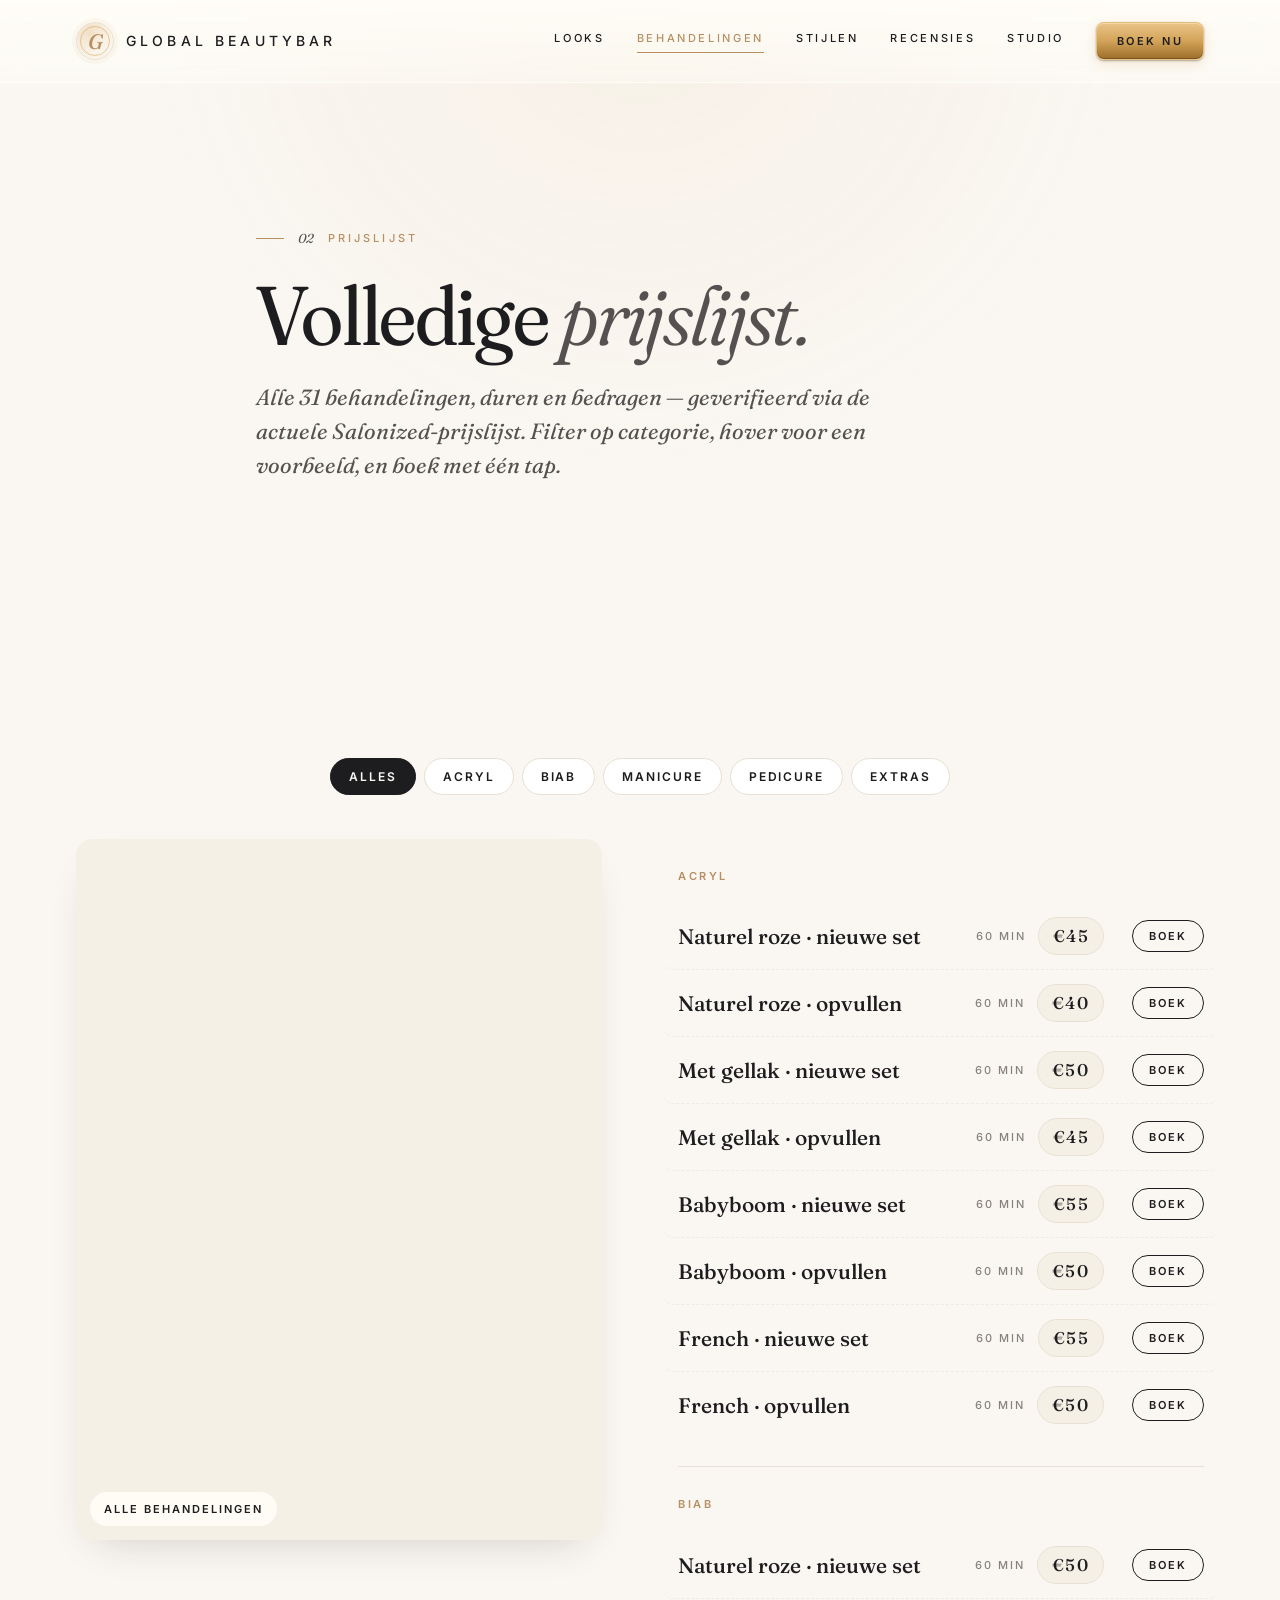
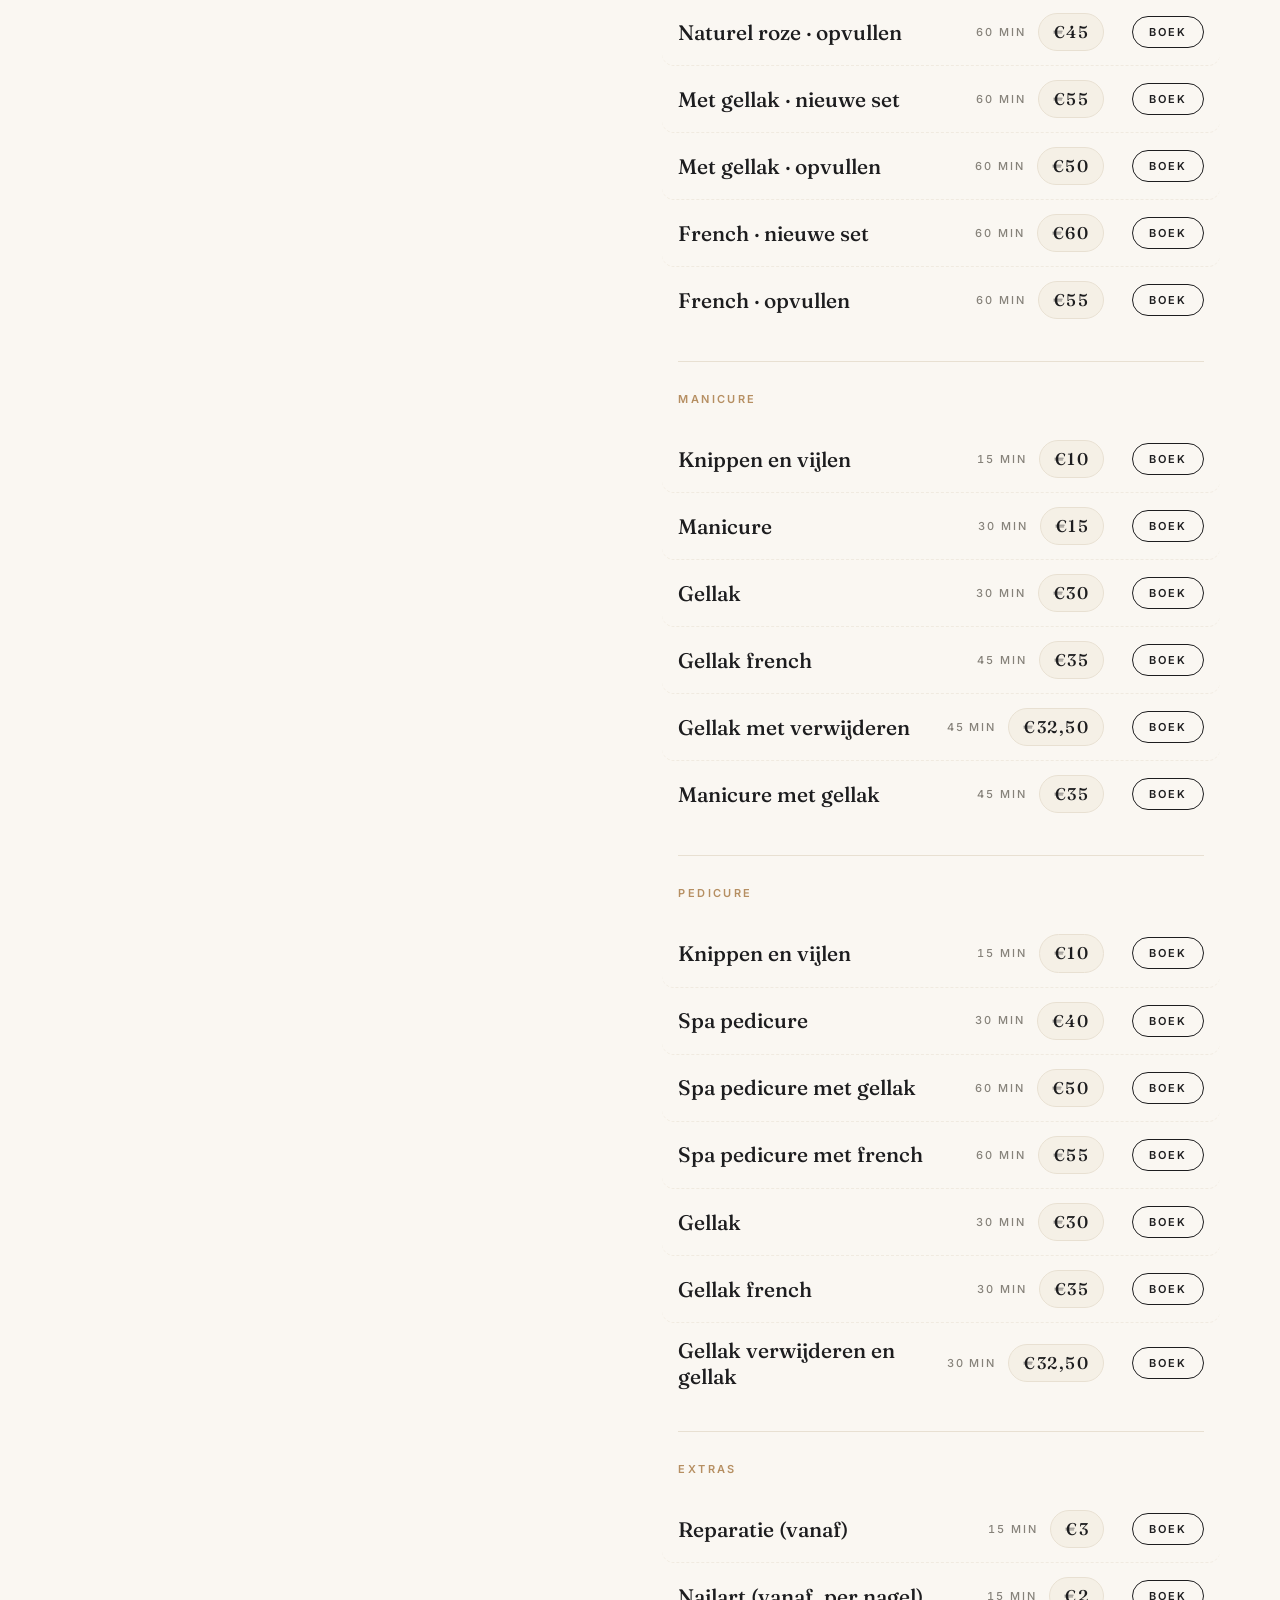
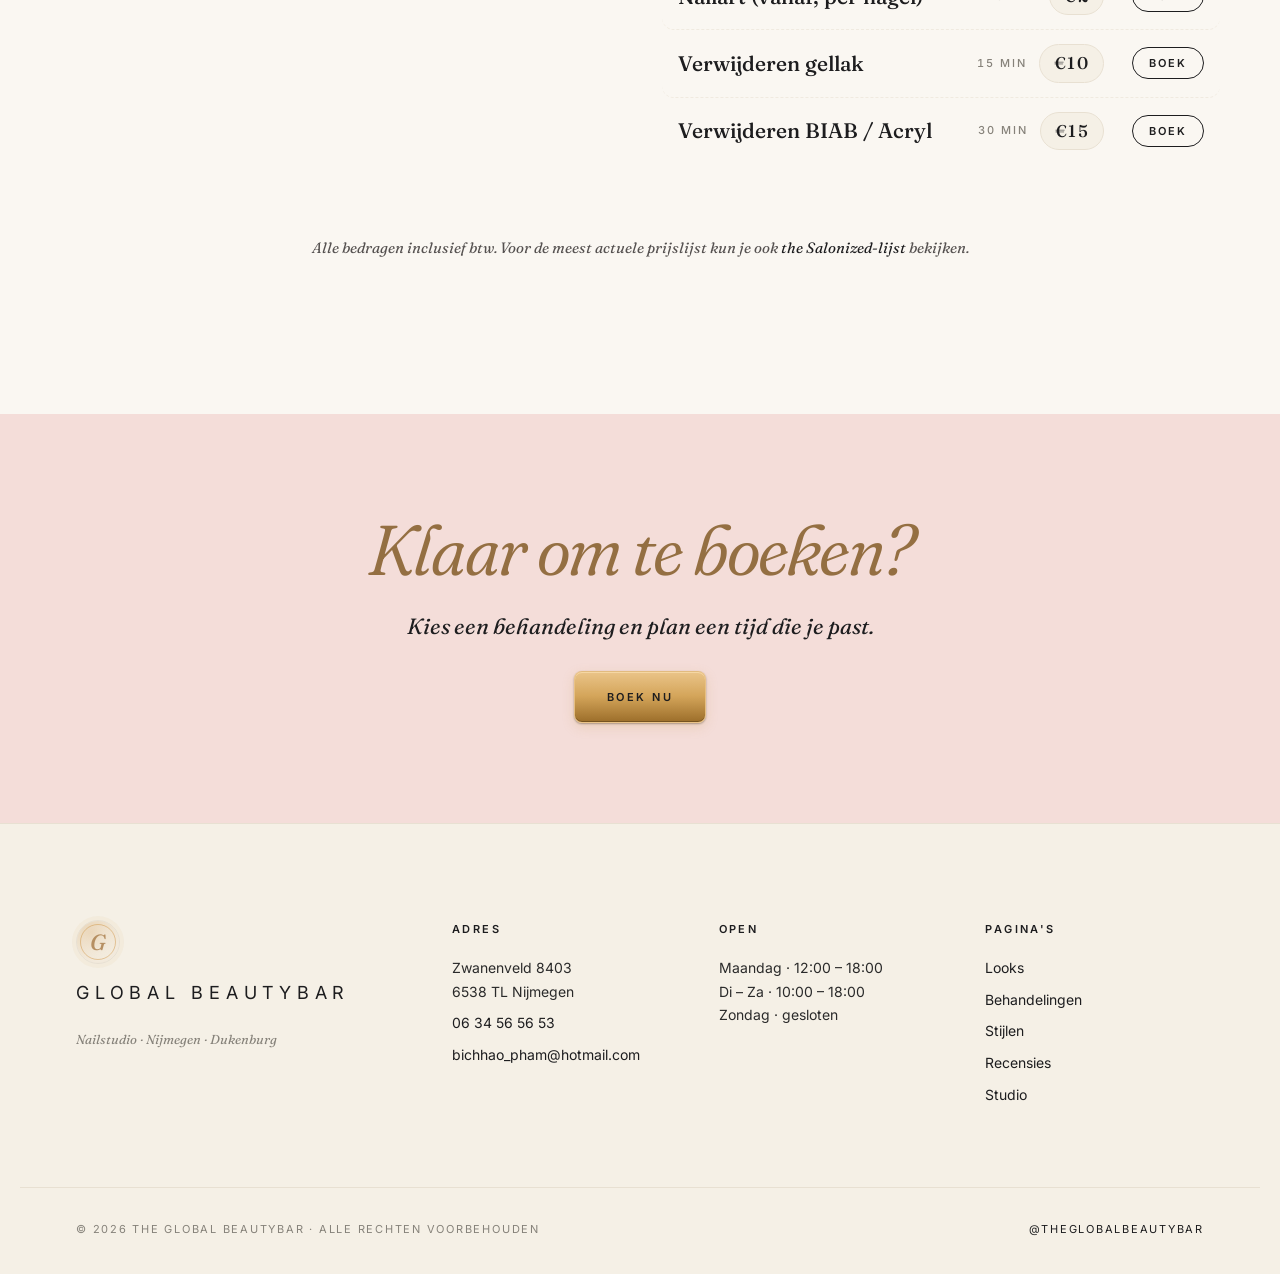
<file: nagels.html>
<!doctype html>
<html lang="nl">
<head>
  <meta charset="utf-8">
  <meta name="viewport" content="width=device-width, initial-scale=1, viewport-fit=cover">
  <title>Behandelingen · The Global Beautybar</title>
  <meta name="description" content="Volledige prijslijst van The Global Beautybar Nijmegen — Acryl, BIAB, manicure, pedicure en extras. Duur en prijs per behandeling. Direct online boeken.">
  <meta name="robots" content="index,follow">
  <meta name="theme-color" content="#FAF7F2">
  <link rel="preconnect" href="https://fonts.googleapis.com">
  <link rel="preconnect" href="https://fonts.gstatic.com" crossorigin>
  <link rel="preconnect" href="https://images.pexels.com" crossorigin>
  <link href="https://fonts.googleapis.com/css2?family=Fraunces:ital,opsz,wght@0,9..144,300;0,9..144,400;0,9..144,500;0,9..144,600;1,9..144,400;1,9..144,500&family=Inter:wght@300;400;500;600;700" rel="stylesheet">
  <link rel="stylesheet" href="css/style.css?v=8">
</head>
<body>

<header class="nav" id="nav">
  <div class="nav__inner">
    <a class="nav__brand" href="index.html" aria-label="The Global Beautybar — home">
      <span class="nav__monogram">G</span>
      <span class="nav__word">GLOBAL BEAUTYBAR</span>
    </a>
    <nav class="nav__links" aria-label="Hoofdnavigatie">
      <a href="index.html#looks">Looks</a>
      <a href="nagels.html" class="is-active">Behandelingen</a>
      <a href="stijlen.html">Stijlen</a>
      <a href="recensies.html">Recensies</a>
      <a href="over-ons.html">Studio</a>
    </nav>
    <button class="btn btn--accent nav__cta" data-open-book>Boek nu</button>
    <button class="nav__burger" aria-label="Menu" aria-expanded="false">
      <span></span><span></span><span></span>
    </button>
  </div>
</header>

<section class="subhero">
  <div class="container">
    <div class="eyebrow"><span class="num">02</span> Prijslijst</div>
    <h1 class="display">Volledige <em>prijslijst.</em></h1>
    <p class="subhero__lede">
      Alle 31 behandelingen, duren en bedragen — geverifieerd via de actuele
      Salonized-prijslijst. Filter op categorie, hover voor een voorbeeld,
      en boek met één tap.
    </p>
  </div>
</section>

<section class="section menu-section" id="menu">
  <div class="container">

    <div class="menu-list__tabs gallery__filters" role="tablist" aria-label="Filter behandelingen op categorie">
      <button class="gallery__filter is-active" data-menu-filter="all" data-img="https://images.pexels.com/photos/34835286/pexels-photo-34835286.jpeg?auto=compress&cs=tinysrgb&w=1200" data-label="Alle behandelingen" role="tab" aria-selected="true">Alles</button>
      <button class="gallery__filter" data-menu-filter="acryl" data-img="https://images.pexels.com/photos/34871553/pexels-photo-34871553.jpeg?auto=compress&cs=tinysrgb&w=1200" data-label="Acryl · €40 – €55" role="tab">Acryl</button>
      <button class="gallery__filter" data-menu-filter="biab" data-img="https://images.pexels.com/photos/34871560/pexels-photo-34871560.jpeg?auto=compress&cs=tinysrgb&w=1200" data-label="BIAB · €45 – €60" role="tab">BIAB</button>
      <button class="gallery__filter" data-menu-filter="manicure" data-img="https://images.pexels.com/photos/34871614/pexels-photo-34871614.jpeg?auto=compress&cs=tinysrgb&w=1200" data-label="Manicure · €10 – €35" role="tab">Manicure</button>
      <button class="gallery__filter" data-menu-filter="pedicure" data-img="https://images.pexels.com/photos/34885847/pexels-photo-34885847.jpeg?auto=compress&cs=tinysrgb&w=1200" data-label="Pedicure · €10 – €55" role="tab">Pedicure</button>
      <button class="gallery__filter" data-menu-filter="extras" data-img="https://images.pexels.com/photos/17471377/pexels-photo-17471377.jpeg?auto=compress&cs=tinysrgb&w=1200" data-label="Extras · vanaf €2" role="tab">Extras</button>
    </div>

    <div class="menu-section__grid">

      <div class="menu-image" id="menu-image" aria-hidden="true">
        <div class="menu-image__layer" data-layer="a" style="background-image:url('https://images.pexels.com/photos/34835286/pexels-photo-34835286.jpeg?auto=compress&cs=tinysrgb&w=1200');"></div>
        <div class="menu-image__layer is-out" data-layer="b"></div>
        <span class="menu-image__caption" id="menu-image-caption">Alle behandelingen</span>
      </div>

      <div class="menu-list reveal" data-active="all">

        <div class="menu-list__group is-active" data-cat="acryl">
          <h3 class="menu-list__cat">Acryl</h3>
          <div class="menu-list__row" data-img="https://images.pexels.com/photos/34871570/pexels-photo-34871570.jpeg?auto=compress&cs=tinysrgb&w=1200" data-label="Acryl Naturel · €45"><span class="menu-list__row-name">Naturel roze · nieuwe set</span><span class="menu-list__row-meta"><span class="duration">60 min</span><span class="price">€45</span></span><button class="menu-list__row-cta" data-open-book data-service="acryl-naturel-nieuw">Boek</button></div>
          <div class="menu-list__row" data-img="https://images.pexels.com/photos/998405/pexels-photo-998405.jpeg?auto=compress&cs=tinysrgb&w=1200" data-label="Acryl Naturel · €40"><span class="menu-list__row-name">Naturel roze · opvullen</span><span class="menu-list__row-meta"><span class="duration">60 min</span><span class="price">€40</span></span><button class="menu-list__row-cta" data-open-book data-service="acryl-naturel-opvullen">Boek</button></div>
          <div class="menu-list__row" data-img="https://images.pexels.com/photos/3997386/pexels-photo-3997386.jpeg?auto=compress&cs=tinysrgb&w=1200" data-label="Acryl Gellak · €50"><span class="menu-list__row-name">Met gellak · nieuwe set</span><span class="menu-list__row-meta"><span class="duration">60 min</span><span class="price">€50</span></span><button class="menu-list__row-cta" data-open-book data-service="acryl-gellak-nieuw">Boek</button></div>
          <div class="menu-list__row" data-img="https://images.pexels.com/photos/6135680/pexels-photo-6135680.jpeg?auto=compress&cs=tinysrgb&w=1200" data-label="Acryl Gellak · €45"><span class="menu-list__row-name">Met gellak · opvullen</span><span class="menu-list__row-meta"><span class="duration">60 min</span><span class="price">€45</span></span><button class="menu-list__row-cta" data-open-book data-service="acryl-gellak-opvullen">Boek</button></div>
          <div class="menu-list__row" data-img="https://images.pexels.com/photos/34835303/pexels-photo-34835303.jpeg?auto=compress&cs=tinysrgb&w=1200" data-label="Acryl Babyboom · €55"><span class="menu-list__row-name">Babyboom · nieuwe set</span><span class="menu-list__row-meta"><span class="duration">60 min</span><span class="price">€55</span></span><button class="menu-list__row-cta" data-open-book data-service="acryl-babyboom-nieuw">Boek</button></div>
          <div class="menu-list__row" data-img="https://images.pexels.com/photos/3997385/pexels-photo-3997385.jpeg?auto=compress&cs=tinysrgb&w=1200" data-label="Acryl Babyboom · €50"><span class="menu-list__row-name">Babyboom · opvullen</span><span class="menu-list__row-meta"><span class="duration">60 min</span><span class="price">€50</span></span><button class="menu-list__row-cta" data-open-book data-service="acryl-babyboom-opvullen">Boek</button></div>
          <div class="menu-list__row" data-img="https://images.pexels.com/photos/34871553/pexels-photo-34871553.jpeg?auto=compress&cs=tinysrgb&w=1200" data-label="Acryl French · €55"><span class="menu-list__row-name">French · nieuwe set</span><span class="menu-list__row-meta"><span class="duration">60 min</span><span class="price">€55</span></span><button class="menu-list__row-cta" data-open-book data-service="acryl-french-nieuw">Boek</button></div>
          <div class="menu-list__row" data-img="https://images.pexels.com/photos/3997384/pexels-photo-3997384.jpeg?auto=compress&cs=tinysrgb&w=1200" data-label="Acryl French · €50"><span class="menu-list__row-name">French · opvullen</span><span class="menu-list__row-meta"><span class="duration">60 min</span><span class="price">€50</span></span><button class="menu-list__row-cta" data-open-book data-service="acryl-french-opvullen">Boek</button></div>
        </div>

        <div class="menu-list__group is-active" data-cat="biab">
          <h3 class="menu-list__cat">BIAB</h3>
          <div class="menu-list__row" data-img="https://images.pexels.com/photos/17280274/pexels-photo-17280274.jpeg?auto=compress&cs=tinysrgb&w=1200" data-label="BIAB Naturel · €50"><span class="menu-list__row-name">Naturel roze · nieuwe set</span><span class="menu-list__row-meta"><span class="duration">60 min</span><span class="price">€50</span></span><button class="menu-list__row-cta" data-open-book data-service="biab-naturel-nieuw">Boek</button></div>
          <div class="menu-list__row" data-img="https://images.pexels.com/photos/14396082/pexels-photo-14396082.jpeg?auto=compress&cs=tinysrgb&w=1200" data-label="BIAB Naturel · €45"><span class="menu-list__row-name">Naturel roze · opvullen</span><span class="menu-list__row-meta"><span class="duration">60 min</span><span class="price">€45</span></span><button class="menu-list__row-cta" data-open-book data-service="biab-naturel-opvullen">Boek</button></div>
          <div class="menu-list__row" data-img="https://images.pexels.com/photos/3997378/pexels-photo-3997378.jpeg?auto=compress&cs=tinysrgb&w=1200" data-label="BIAB Gellak · €55"><span class="menu-list__row-name">Met gellak · nieuwe set</span><span class="menu-list__row-meta"><span class="duration">60 min</span><span class="price">€55</span></span><button class="menu-list__row-cta" data-open-book data-service="biab-gellak-nieuw">Boek</button></div>
          <div class="menu-list__row" data-img="https://images.pexels.com/photos/17471377/pexels-photo-17471377.jpeg?auto=compress&cs=tinysrgb&w=1200" data-label="BIAB Gellak · €50"><span class="menu-list__row-name">Met gellak · opvullen</span><span class="menu-list__row-meta"><span class="duration">60 min</span><span class="price">€50</span></span><button class="menu-list__row-cta" data-open-book data-service="biab-gellak-opvullen">Boek</button></div>
          <div class="menu-list__row" data-img="https://images.pexels.com/photos/34871560/pexels-photo-34871560.jpeg?auto=compress&cs=tinysrgb&w=1200" data-label="BIAB French · €60"><span class="menu-list__row-name">French · nieuwe set</span><span class="menu-list__row-meta"><span class="duration">60 min</span><span class="price">€60</span></span><button class="menu-list__row-cta" data-open-book data-service="biab-french-nieuw">Boek</button></div>
          <div class="menu-list__row" data-img="https://images.pexels.com/photos/6135675/pexels-photo-6135675.jpeg?auto=compress&cs=tinysrgb&w=1200" data-label="BIAB French · €55"><span class="menu-list__row-name">French · opvullen</span><span class="menu-list__row-meta"><span class="duration">60 min</span><span class="price">€55</span></span><button class="menu-list__row-cta" data-open-book data-service="biab-french-opvullen">Boek</button></div>
        </div>

        <div class="menu-list__group is-active" data-cat="manicure">
          <h3 class="menu-list__cat">Manicure</h3>
          <div class="menu-list__row" data-img="https://images.pexels.com/photos/34671620/pexels-photo-34671620.jpeg?auto=compress&cs=tinysrgb&w=1200" data-label="Knippen en vijlen · €10"><span class="menu-list__row-name">Knippen en vijlen</span><span class="menu-list__row-meta"><span class="duration">15 min</span><span class="price">€10</span></span><button class="menu-list__row-cta" data-open-book data-service="mani-knippen">Boek</button></div>
          <div class="menu-list__row" data-img="https://images.pexels.com/photos/34971940/pexels-photo-34971940.jpeg?auto=compress&cs=tinysrgb&w=1200" data-label="Manicure · €15"><span class="menu-list__row-name">Manicure</span><span class="menu-list__row-meta"><span class="duration">30 min</span><span class="price">€15</span></span><button class="menu-list__row-cta" data-open-book data-service="mani-klassiek">Boek</button></div>
          <div class="menu-list__row" data-img="https://images.pexels.com/photos/34871614/pexels-photo-34871614.jpeg?auto=compress&cs=tinysrgb&w=1200" data-label="Gellak · €30"><span class="menu-list__row-name">Gellak</span><span class="menu-list__row-meta"><span class="duration">30 min</span><span class="price">€30</span></span><button class="menu-list__row-cta" data-open-book data-service="mani-gellak">Boek</button></div>
          <div class="menu-list__row" data-img="https://images.pexels.com/photos/998405/pexels-photo-998405.jpeg?auto=compress&cs=tinysrgb&w=1200" data-label="Gellak french · €35"><span class="menu-list__row-name">Gellak french</span><span class="menu-list__row-meta"><span class="duration">45 min</span><span class="price">€35</span></span><button class="menu-list__row-cta" data-open-book data-service="mani-gellak-french">Boek</button></div>
          <div class="menu-list__row" data-img="https://images.pexels.com/photos/5237959/pexels-photo-5237959.jpeg?auto=compress&cs=tinysrgb&w=1200" data-label="Gellak met verwijderen · €32,50"><span class="menu-list__row-name">Gellak met verwijderen</span><span class="menu-list__row-meta"><span class="duration">45 min</span><span class="price">€32,50</span></span><button class="menu-list__row-cta" data-open-book data-service="mani-gellak-met-verw">Boek</button></div>
          <div class="menu-list__row" data-img="https://images.pexels.com/photos/6135675/pexels-photo-6135675.jpeg?auto=compress&cs=tinysrgb&w=1200" data-label="Manicure met gellak · €35"><span class="menu-list__row-name">Manicure met gellak</span><span class="menu-list__row-meta"><span class="duration">45 min</span><span class="price">€35</span></span><button class="menu-list__row-cta" data-open-book data-service="mani-met-gellak">Boek</button></div>
        </div>

        <div class="menu-list__group is-active" data-cat="pedicure">
          <h3 class="menu-list__cat">Pedicure</h3>
          <div class="menu-list__row" data-img="https://images.pexels.com/photos/36207029/pexels-photo-36207029.jpeg?auto=compress&cs=tinysrgb&w=1200" data-label="Pedicure · Knippen · €10"><span class="menu-list__row-name">Knippen en vijlen</span><span class="menu-list__row-meta"><span class="duration">15 min</span><span class="price">€10</span></span><button class="menu-list__row-cta" data-open-book data-service="pedi-knippen">Boek</button></div>
          <div class="menu-list__row" data-img="https://images.pexels.com/photos/34885842/pexels-photo-34885842.jpeg?auto=compress&cs=tinysrgb&w=1200" data-label="Spa pedicure · €40"><span class="menu-list__row-name">Spa pedicure</span><span class="menu-list__row-meta"><span class="duration">30 min</span><span class="price">€40</span></span><button class="menu-list__row-cta" data-open-book data-service="pedi-spa">Boek</button></div>
          <div class="menu-list__row" data-img="https://images.pexels.com/photos/6135680/pexels-photo-6135680.jpeg?auto=compress&cs=tinysrgb&w=1200" data-label="Spa pedicure gellak · €50"><span class="menu-list__row-name">Spa pedicure met gellak</span><span class="menu-list__row-meta"><span class="duration">60 min</span><span class="price">€50</span></span><button class="menu-list__row-cta" data-open-book data-service="pedi-spa-gellak">Boek</button></div>
          <div class="menu-list__row" data-img="https://images.pexels.com/photos/34885847/pexels-photo-34885847.jpeg?auto=compress&cs=tinysrgb&w=1200" data-label="Spa pedicure french · €55"><span class="menu-list__row-name">Spa pedicure met french</span><span class="menu-list__row-meta"><span class="duration">60 min</span><span class="price">€55</span></span><button class="menu-list__row-cta" data-open-book data-service="pedi-spa-french">Boek</button></div>
          <div class="menu-list__row" data-img="https://images.pexels.com/photos/6135675/pexels-photo-6135675.jpeg?auto=compress&cs=tinysrgb&w=1200" data-label="Pedicure gellak · €30"><span class="menu-list__row-name">Gellak</span><span class="menu-list__row-meta"><span class="duration">30 min</span><span class="price">€30</span></span><button class="menu-list__row-cta" data-open-book data-service="pedi-gellak">Boek</button></div>
          <div class="menu-list__row" data-img="https://images.pexels.com/photos/17280274/pexels-photo-17280274.jpeg?auto=compress&cs=tinysrgb&w=1200" data-label="Pedicure gellak french · €35"><span class="menu-list__row-name">Gellak french</span><span class="menu-list__row-meta"><span class="duration">30 min</span><span class="price">€35</span></span><button class="menu-list__row-cta" data-open-book data-service="pedi-gellak-french">Boek</button></div>
          <div class="menu-list__row" data-img="https://images.pexels.com/photos/704815/pexels-photo-704815.jpeg?auto=compress&cs=tinysrgb&w=1200" data-label="Pedicure verwijderen · €32,50"><span class="menu-list__row-name">Gellak verwijderen en gellak</span><span class="menu-list__row-meta"><span class="duration">30 min</span><span class="price">€32,50</span></span><button class="menu-list__row-cta" data-open-book data-service="pedi-gellak-met-verw">Boek</button></div>
        </div>

        <div class="menu-list__group is-active" data-cat="extras">
          <h3 class="menu-list__cat">Extras</h3>
          <div class="menu-list__row" data-img="https://images.pexels.com/photos/14396082/pexels-photo-14396082.jpeg?auto=compress&cs=tinysrgb&w=1200" data-label="Reparatie · vanaf €3"><span class="menu-list__row-name">Reparatie (vanaf)</span><span class="menu-list__row-meta"><span class="duration">15 min</span><span class="price">€3</span></span><button class="menu-list__row-cta" data-open-book data-service="extra-reparatie">Boek</button></div>
          <div class="menu-list__row" data-img="https://images.pexels.com/photos/17471377/pexels-photo-17471377.jpeg?auto=compress&cs=tinysrgb&w=1200" data-label="Nailart · vanaf €2"><span class="menu-list__row-name">Nailart (vanaf, per nagel)</span><span class="menu-list__row-meta"><span class="duration">15 min</span><span class="price">€2</span></span><button class="menu-list__row-cta" data-open-book data-service="extra-nailart">Boek</button></div>
          <div class="menu-list__row" data-img="https://images.pexels.com/photos/3997385/pexels-photo-3997385.jpeg?auto=compress&cs=tinysrgb&w=1200" data-label="Verwijderen gellak · €10"><span class="menu-list__row-name">Verwijderen gellak</span><span class="menu-list__row-meta"><span class="duration">15 min</span><span class="price">€10</span></span><button class="menu-list__row-cta" data-open-book data-service="extra-verw-gellak">Boek</button></div>
          <div class="menu-list__row" data-img="https://images.pexels.com/photos/3997384/pexels-photo-3997384.jpeg?auto=compress&cs=tinysrgb&w=1200" data-label="Verwijderen BIAB / Acryl · €15"><span class="menu-list__row-name">Verwijderen BIAB / Acryl</span><span class="menu-list__row-meta"><span class="duration">30 min</span><span class="price">€15</span></span><button class="menu-list__row-cta" data-open-book data-service="extra-verw-biab">Boek</button></div>
        </div>

      </div>

    </div>

    <p class="menu__foot reveal">
      Alle bedragen inclusief btw. Voor de meest actuele prijslijst kun je ook
      <a href="https://the-global-beautybar.salonized.com/services" target="_blank" rel="noopener">the Salonized-lijst</a> bekijken.
    </p>
  </div>
</section>

<section class="blush-band">
  <div class="container">
    <h2 class="display"><em>Klaar om te boeken?</em></h2>
    <p class="blush-band__lede">Kies een behandeling en plan een tijd die je past.</p>
    <button class="btn btn--accent btn--lg" data-open-book>Boek nu</button>
  </div>
</section>

<footer class="footer">
  <div class="container footer__grid">
    <div class="footer__brand">
      <span class="nav__monogram">G</span>
      <span class="nav__word">GLOBAL BEAUTYBAR</span>
      <p class="footer__tag">Nailstudio · Nijmegen · Dukenburg</p>
    </div>
    <div class="footer__col">
      <h4>Adres</h4>
      <p>Zwanenveld 8403<br>6538 TL Nijmegen</p>
      <p><a href="tel:+31634565653">06 34 56 56 53</a></p>
      <p><a href="mailto:bichhao_pham@hotmail.com">bichhao_pham@hotmail.com</a></p>
    </div>
    <div class="footer__col">
      <h4>Open</h4>
      <p>Maandag · 12:00 – 18:00<br>Di – Za · 10:00 – 18:00<br>Zondag · gesloten</p>
    </div>
    <div class="footer__col">
      <h4>Pagina's</h4>
      <p><a href="index.html#looks">Looks</a></p>
      <p><a href="nagels.html">Behandelingen</a></p>
      <p><a href="stijlen.html">Stijlen</a></p>
      <p><a href="recensies.html">Recensies</a></p>
      <p><a href="over-ons.html">Studio</a></p>
    </div>
  </div>
  <div class="footer__legal container">
    <span>© <span id="year"></span> The Global Beautybar · Alle rechten voorbehouden</span>
    <span><a href="https://www.instagram.com/theglobalbeautybar" target="_blank" rel="noopener">@theglobalbeautybar</a></span>
  </div>
</footer>

<!-- ============ BOOKING MODAL ============ -->
<div class="book" id="book-modal" role="dialog" aria-modal="true" aria-labelledby="book-title" hidden>
  <div class="book__backdrop" data-close-book></div>
  <div class="book__panel">
    <header class="book__head">
      <h2 id="book-title">Boek je behandeling</h2>
      <button class="book__close" data-close-book aria-label="Sluiten">×</button>
    </header>
    <ol class="book__steps" aria-hidden="true">
      <li data-step="1" class="is-active">Behandeling</li>
      <li data-step="2">Datum</li>
      <li data-step="3">Tijd</li>
      <li data-step="4">Gegevens</li>
    </ol>
    <div class="book__body">
      <section class="book__step is-active" data-step="1">
        <div class="book__group">
          <div class="book__group-label">Behandeling <span class="book__group-meta">verplicht</span></div>
          <div class="book__cat-label">Acryl</div>
          <div class="book__services">
            <button class="book__service" data-service="acryl-naturel-nieuw"><span class="book__service-name">Naturel roze · nieuwe set</span><span class="book__service-meta">60 min · €45</span></button>
            <button class="book__service" data-service="acryl-naturel-opvullen"><span class="book__service-name">Naturel roze · opvullen</span><span class="book__service-meta">60 min · €40</span></button>
            <button class="book__service" data-service="acryl-gellak-nieuw"><span class="book__service-name">Met gellak · nieuwe set</span><span class="book__service-meta">60 min · €50</span></button>
            <button class="book__service" data-service="acryl-gellak-opvullen"><span class="book__service-name">Met gellak · opvullen</span><span class="book__service-meta">60 min · €45</span></button>
            <button class="book__service" data-service="acryl-babyboom-nieuw"><span class="book__service-name">Babyboom · nieuwe set</span><span class="book__service-meta">60 min · €55</span></button>
            <button class="book__service" data-service="acryl-babyboom-opvullen"><span class="book__service-name">Babyboom · opvullen</span><span class="book__service-meta">60 min · €50</span></button>
            <button class="book__service" data-service="acryl-french-nieuw"><span class="book__service-name">French · nieuwe set</span><span class="book__service-meta">60 min · €55</span></button>
            <button class="book__service" data-service="acryl-french-opvullen"><span class="book__service-name">French · opvullen</span><span class="book__service-meta">60 min · €50</span></button>
          </div>
          <div class="book__cat-label">BIAB</div>
          <div class="book__services">
            <button class="book__service" data-service="biab-naturel-nieuw"><span class="book__service-name">Naturel roze · nieuwe set</span><span class="book__service-meta">60 min · €50</span></button>
            <button class="book__service" data-service="biab-naturel-opvullen"><span class="book__service-name">Naturel roze · opvullen</span><span class="book__service-meta">60 min · €45</span></button>
            <button class="book__service" data-service="biab-gellak-nieuw"><span class="book__service-name">Met gellak · nieuwe set</span><span class="book__service-meta">60 min · €55</span></button>
            <button class="book__service" data-service="biab-gellak-opvullen"><span class="book__service-name">Met gellak · opvullen</span><span class="book__service-meta">60 min · €50</span></button>
            <button class="book__service" data-service="biab-french-nieuw"><span class="book__service-name">French · nieuwe set</span><span class="book__service-meta">60 min · €60</span></button>
            <button class="book__service" data-service="biab-french-opvullen"><span class="book__service-name">French · opvullen</span><span class="book__service-meta">60 min · €55</span></button>
          </div>
          <div class="book__cat-label">Manicure</div>
          <div class="book__services">
            <button class="book__service" data-service="mani-knippen"><span class="book__service-name">Knippen en vijlen</span><span class="book__service-meta">15 min · €10</span></button>
            <button class="book__service" data-service="mani-klassiek"><span class="book__service-name">Manicure</span><span class="book__service-meta">30 min · €15</span></button>
            <button class="book__service" data-service="mani-gellak"><span class="book__service-name">Gellak</span><span class="book__service-meta">30 min · €30</span></button>
            <button class="book__service" data-service="mani-gellak-french"><span class="book__service-name">Gellak french</span><span class="book__service-meta">45 min · €35</span></button>
            <button class="book__service" data-service="mani-gellak-met-verw"><span class="book__service-name">Gellak met verwijderen</span><span class="book__service-meta">45 min · €32,50</span></button>
            <button class="book__service" data-service="mani-met-gellak"><span class="book__service-name">Manicure met gellak</span><span class="book__service-meta">45 min · €35</span></button>
          </div>
          <div class="book__cat-label">Pedicure</div>
          <div class="book__services">
            <button class="book__service" data-service="pedi-knippen"><span class="book__service-name">Knippen en vijlen</span><span class="book__service-meta">15 min · €10</span></button>
            <button class="book__service" data-service="pedi-spa"><span class="book__service-name">Spa pedicure</span><span class="book__service-meta">30 min · €40</span></button>
            <button class="book__service" data-service="pedi-spa-gellak"><span class="book__service-name">Spa pedicure met gellak</span><span class="book__service-meta">60 min · €50</span></button>
            <button class="book__service" data-service="pedi-spa-french"><span class="book__service-name">Spa pedicure met french</span><span class="book__service-meta">60 min · €55</span></button>
            <button class="book__service" data-service="pedi-gellak"><span class="book__service-name">Gellak</span><span class="book__service-meta">30 min · €30</span></button>
            <button class="book__service" data-service="pedi-gellak-french"><span class="book__service-name">Gellak french</span><span class="book__service-meta">30 min · €35</span></button>
            <button class="book__service" data-service="pedi-gellak-met-verw"><span class="book__service-name">Gellak verwijderen en gellak</span><span class="book__service-meta">30 min · €32,50</span></button>
          </div>
          <div class="book__cat-label">Extras</div>
          <div class="book__services">
            <button class="book__service" data-service="extra-reparatie"><span class="book__service-name">Reparatie (vanaf)</span><span class="book__service-meta">15 min · €3</span></button>
            <button class="book__service" data-service="extra-nailart"><span class="book__service-name">Nailart (vanaf, per nagel)</span><span class="book__service-meta">15 min · €2</span></button>
            <button class="book__service" data-service="extra-verw-gellak"><span class="book__service-name">Verwijderen gellak</span><span class="book__service-meta">15 min · €10</span></button>
            <button class="book__service" data-service="extra-verw-biab"><span class="book__service-name">Verwijderen BIAB / Acryl</span><span class="book__service-meta">30 min · €15</span></button>
          </div>
        </div>
      </section>
      <section class="book__step" data-step="2"><div class="book__cal" id="book-calendar"></div></section>
      <section class="book__step" data-step="3"><div class="book__slots" id="book-slots"></div></section>
      <section class="book__step" data-step="4">
        <form class="book__form" id="book-form" novalidate>
          <label><span>Naam *</span><input type="text" name="name" required autocomplete="name"></label>
          <label><span>Telefoonnummer *</span><input type="tel" name="phone" required autocomplete="tel" placeholder="+31 6 …"></label>
          <label><span>E-mail *</span><input type="email" name="email" required autocomplete="email"></label>
          <label><span>Wensen (optioneel)</span><textarea name="notes" rows="3" placeholder="Kleurvoorkeur, allergieën, eerste keer…"></textarea></label>
          <label class="book__consent"><input type="checkbox" name="consent" required><span>Ik ontvang de bevestiging per e-mail.</span></label>
        </form>
      </section>
      <section class="book__step book__confirm" data-step="confirm">
        <div class="book__confirm-icon" aria-hidden="true">✓</div>
        <h3>Reservering bevestigd</h3>
        <p class="book__summary" id="book-summary"></p>
        <p>Je ontvangt een bevestiging per e-mail. Tot snel!</p>
        <div class="book__confirm-cta">
          <a class="btn btn--accent btn--lg" id="book-wa" target="_blank" rel="noopener">Stuur ons een appje</a>
          <button class="btn btn--ghost" data-close-book>Sluiten</button>
        </div>
        <p class="book__hint">Vragen? Bel <a href="tel:+31634565653">06 34 56 56 53</a>.</p>
      </section>
    </div>
    <footer class="book__foot">
      <button class="btn btn--ghost" id="book-back" hidden>Terug</button>
      <button class="btn btn--accent" id="book-next">Volgende</button>
      <button class="btn btn--accent" id="book-submit" hidden>Bevestig reservering</button>
    </footer>
  </div>
</div>


<!-- Mobile-only sticky Boek nu CTA — appears after scrolling past hero -->
<button class="sticky-cta" data-open-book aria-label="Open boekingsformulier">Boek nu</button>

<script src="js/main.js?v=8"></script>
<script>
  // Menu category filter + interactive image swap (same pattern as homepage)
  (function () {
    const tabs   = document.querySelectorAll('[data-menu-filter]');
    const menu   = document.querySelector('.menu-list[data-active]');
    if (!tabs.length || !menu) return;
    const groups = menu.querySelectorAll('.menu-list__group');
    const rows   = menu.querySelectorAll('.menu-list__row[data-img]');
    const img    = document.getElementById('menu-image');
    const cap    = document.getElementById('menu-image-caption');
    const layers = img ? img.querySelectorAll('.menu-image__layer') : [];
    let currentLayer = 0;
    let baseUrl = layers[0] ? (layers[0].style.backgroundImage.slice(5,-2)) : '';
    let baseLabel = cap ? cap.textContent : '';

    function swap(url, label) {
      if (!img || !url || !layers.length) return;
      const next = 1 - currentLayer;
      const show = layers[next];
      const hide = layers[currentLayer];
      show.style.backgroundImage = "url('" + url + "')";
      void show.offsetWidth;
      show.classList.remove('is-out');
      hide.classList.add('is-out');
      currentLayer = next;
      if (cap && label) cap.textContent = label;
    }

    tabs.forEach(tab => tab.addEventListener('click', () => {
      const cat = tab.dataset.menuFilter;
      tabs.forEach(t => {
        const active = t === tab;
        t.classList.toggle('is-active', active);
        t.setAttribute('aria-selected', active ? 'true' : 'false');
      });
      menu.setAttribute('data-active', cat);
      groups.forEach(g => {
        const show = cat === 'all' || g.dataset.cat === cat;
        g.classList.toggle('is-active', show);
      });
      if (tab.dataset.img) {
        baseUrl = tab.dataset.img;
        baseLabel = tab.dataset.label || '';
        swap(baseUrl, baseLabel);
      }
    }));

    const hoverable = window.matchMedia('(hover: hover)').matches;
    if (hoverable) {
      rows.forEach(row => {
        row.addEventListener('mouseenter', () => swap(row.dataset.img, row.dataset.label));
        row.addEventListener('mouseleave', () => swap(baseUrl, baseLabel));
      });
    }
  })();
</script>
</body>
</html>
</file>
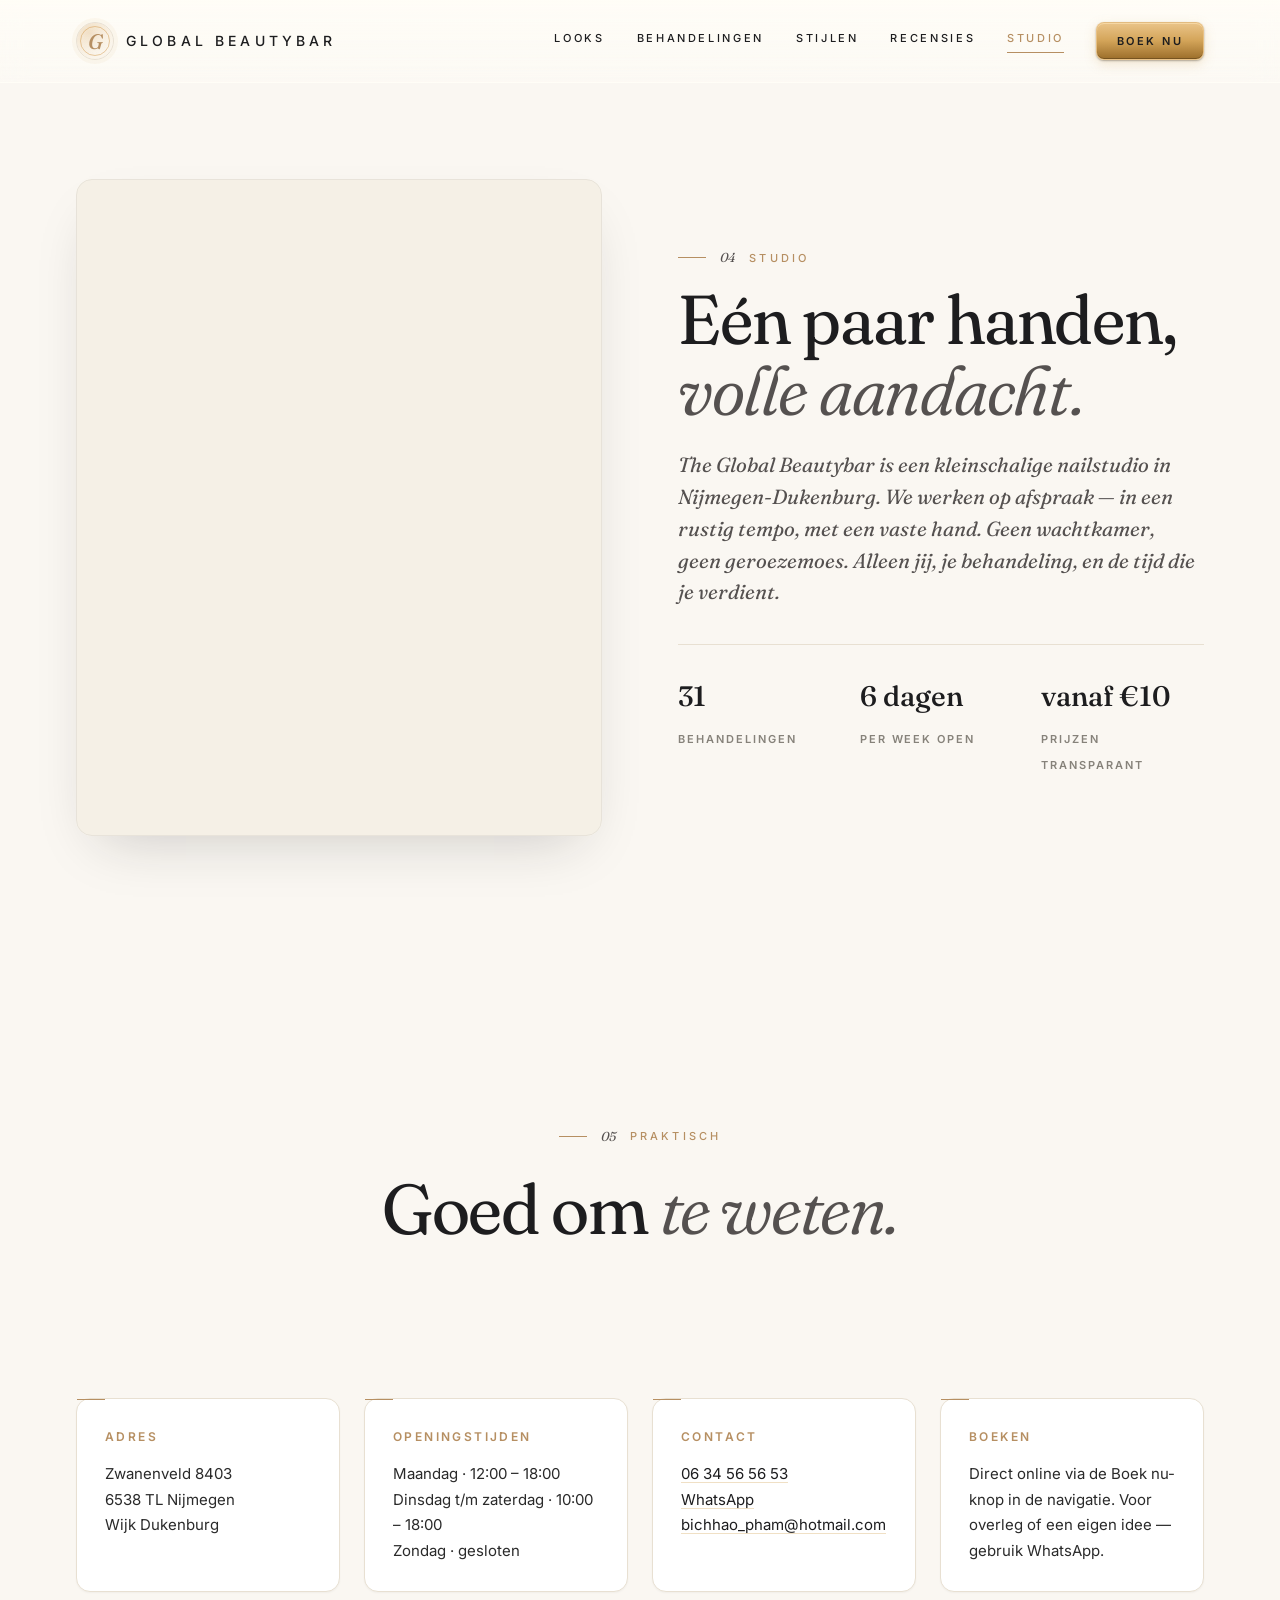
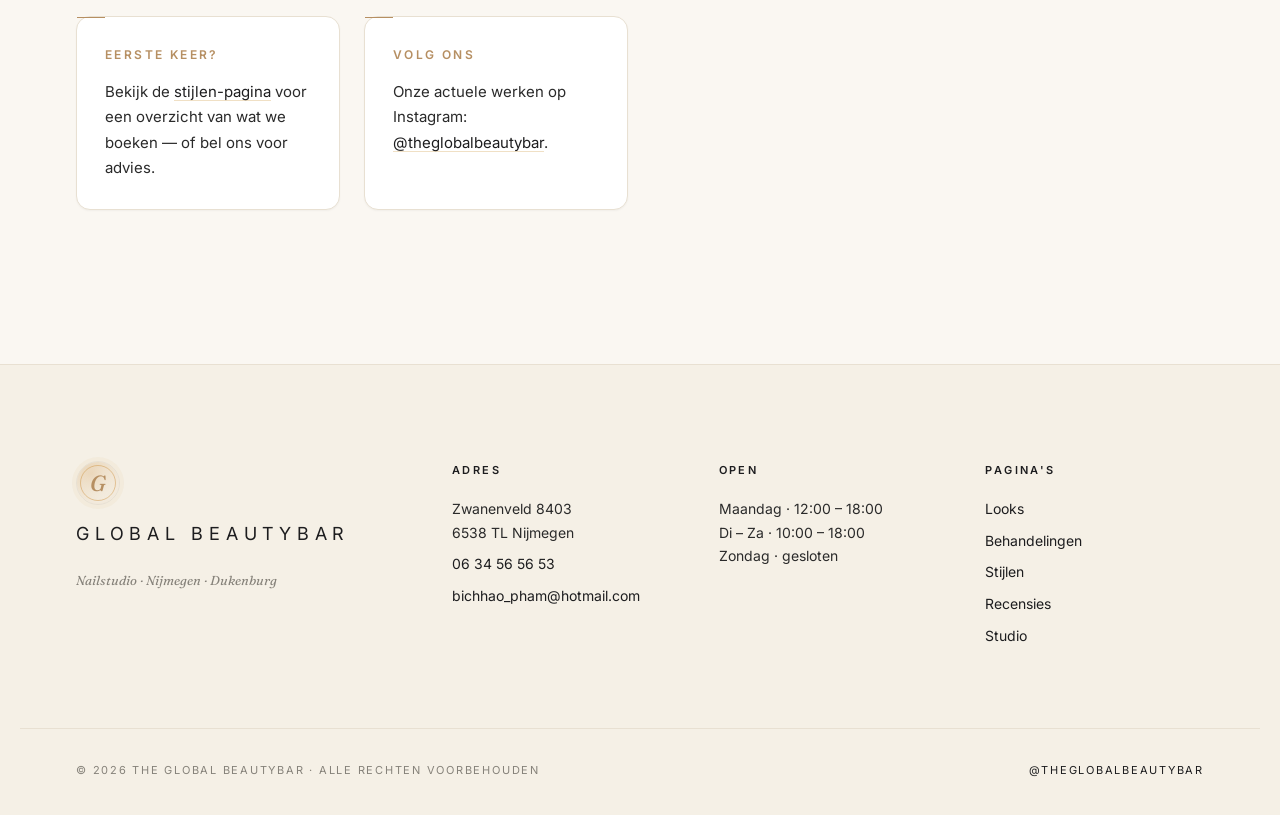
<file: over-ons.html>
<!doctype html>
<html lang="nl">
<head>
  <meta charset="utf-8">
  <meta name="viewport" content="width=device-width, initial-scale=1, viewport-fit=cover">
  <title>Studio · The Global Beautybar</title>
  <meta name="description" content="Over The Global Beautybar — kleinschalige nailstudio in Nijmegen-Dukenburg. Adres, openingstijden, contact en praktische info.">
  <meta name="robots" content="index,follow">
  <meta name="theme-color" content="#FAF7F2">
  <link rel="preconnect" href="https://fonts.googleapis.com">
  <link rel="preconnect" href="https://fonts.gstatic.com" crossorigin>
  <link rel="preconnect" href="https://images.pexels.com" crossorigin>
  <link href="https://fonts.googleapis.com/css2?family=Fraunces:ital,opsz,wght@0,9..144,300;0,9..144,400;0,9..144,500;0,9..144,600;1,9..144,400;1,9..144,500&family=Inter:wght@300;400;500;600;700" rel="stylesheet">
  <link rel="stylesheet" href="css/style.css?v=8">
</head>
<body>

<header class="nav" id="nav">
  <div class="nav__inner">
    <a class="nav__brand" href="index.html" aria-label="The Global Beautybar — home">
      <span class="nav__monogram">G</span>
      <span class="nav__word">GLOBAL BEAUTYBAR</span>
    </a>
    <nav class="nav__links" aria-label="Hoofdnavigatie">
      <a href="index.html#looks">Looks</a>
      <a href="nagels.html">Behandelingen</a>
      <a href="stijlen.html">Stijlen</a>
      <a href="recensies.html">Recensies</a>
      <a href="over-ons.html" class="is-active">Studio</a>
    </nav>
    <button class="btn btn--accent nav__cta" data-open-book>Boek nu</button>
    <button class="nav__burger" aria-label="Menu" aria-expanded="false">
      <span></span><span></span><span></span>
    </button>
  </div>
</header>

<!-- ============ SPLIT HERO ============ -->
<section class="split-hero">
  <div class="split-hero__grid">

    <div class="split-hero__media reveal" data-img="https://images.pexels.com/photos/34871553/pexels-photo-34871553.jpeg?auto=compress&cs=tinysrgb&w=1400"></div>

    <div class="split-hero__copy reveal">
      <div class="eyebrow"><span class="num">04</span> Studio</div>
      <h1 class="display">Eén paar handen, <em>volle aandacht.</em></h1>
      <p class="lede">
        The Global Beautybar is een kleinschalige nailstudio in Nijmegen-Dukenburg.
        We werken op afspraak — in een rustig tempo, met een vaste hand. Geen
        wachtkamer, geen geroezemoes. Alleen jij, je behandeling, en de tijd
        die je verdient.
      </p>

      <div class="split-hero__stats">
        <div class="split-hero__stat">
          <strong>31</strong>
          <span>Behandelingen</span>
        </div>
        <div class="split-hero__stat">
          <strong>6 dagen</strong>
          <span>Per week open</span>
        </div>
        <div class="split-hero__stat">
          <strong>vanaf €10</strong>
          <span>Prijzen transparant</span>
        </div>
      </div>
    </div>

  </div>
</section>

<!-- ============ PRACTICAL — info chunks ============ -->
<section class="section practical" id="practical">
  <div class="container">
    <header class="section__head reveal">
      <div class="eyebrow"><span class="num">05</span> Praktisch</div>
      <h2 class="display">Goed om <em>te weten.</em></h2>
    </header>

    <div class="practical__grid">
      <article class="practical-card reveal">
        <h3>Adres</h3>
        <p>
          Zwanenveld 8403<br>6538 TL Nijmegen<br>Wijk Dukenburg
        </p>
      </article>
      <article class="practical-card reveal">
        <h3>Openingstijden</h3>
        <p>
          Maandag · 12:00 – 18:00<br>
          Dinsdag t/m zaterdag · 10:00 – 18:00<br>
          Zondag · gesloten
        </p>
      </article>
      <article class="practical-card reveal">
        <h3>Contact</h3>
        <p>
          <a href="tel:+31634565653">06 34 56 56 53</a><br>
          <a href="https://wa.me/31634565653" target="_blank" rel="noopener">WhatsApp</a><br>
          <a href="mailto:bichhao_pham@hotmail.com">bichhao_pham@hotmail.com</a>
        </p>
      </article>
      <article class="practical-card reveal">
        <h3>Boeken</h3>
        <p>
          Direct online via de Boek nu-knop in de navigatie. Voor overleg
          of een eigen idee — gebruik WhatsApp.
        </p>
      </article>
      <article class="practical-card reveal">
        <h3>Eerste keer?</h3>
        <p>
          Bekijk de <a href="stijlen.html">stijlen-pagina</a> voor een
          overzicht van wat we boeken — of bel ons voor advies.
        </p>
      </article>
      <article class="practical-card reveal">
        <h3>Volg ons</h3>
        <p>
          Onze actuele werken op Instagram:
          <a href="https://www.instagram.com/theglobalbeautybar" target="_blank" rel="noopener">@theglobalbeautybar</a>.
        </p>
      </article>
    </div>
  </div>
</section>

<footer class="footer">
  <div class="container footer__grid">
    <div class="footer__brand">
      <span class="nav__monogram">G</span>
      <span class="nav__word">GLOBAL BEAUTYBAR</span>
      <p class="footer__tag">Nailstudio · Nijmegen · Dukenburg</p>
    </div>
    <div class="footer__col">
      <h4>Adres</h4>
      <p>Zwanenveld 8403<br>6538 TL Nijmegen</p>
      <p><a href="tel:+31634565653">06 34 56 56 53</a></p>
      <p><a href="mailto:bichhao_pham@hotmail.com">bichhao_pham@hotmail.com</a></p>
    </div>
    <div class="footer__col">
      <h4>Open</h4>
      <p>Maandag · 12:00 – 18:00<br>Di – Za · 10:00 – 18:00<br>Zondag · gesloten</p>
    </div>
    <div class="footer__col">
      <h4>Pagina's</h4>
      <p><a href="index.html#looks">Looks</a></p>
      <p><a href="nagels.html">Behandelingen</a></p>
      <p><a href="stijlen.html">Stijlen</a></p>
      <p><a href="recensies.html">Recensies</a></p>
      <p><a href="over-ons.html">Studio</a></p>
    </div>
  </div>
  <div class="footer__legal container">
    <span>© <span id="year"></span> The Global Beautybar · Alle rechten voorbehouden</span>
    <span><a href="https://www.instagram.com/theglobalbeautybar" target="_blank" rel="noopener">@theglobalbeautybar</a></span>
  </div>
</footer>

<!-- ============ BOOKING MODAL ============ -->
<div class="book" id="book-modal" role="dialog" aria-modal="true" aria-labelledby="book-title" hidden>
  <div class="book__backdrop" data-close-book></div>
  <div class="book__panel">
    <header class="book__head">
      <h2 id="book-title">Boek je behandeling</h2>
      <button class="book__close" data-close-book aria-label="Sluiten">×</button>
    </header>
    <ol class="book__steps" aria-hidden="true">
      <li data-step="1" class="is-active">Behandeling</li>
      <li data-step="2">Datum</li>
      <li data-step="3">Tijd</li>
      <li data-step="4">Gegevens</li>
    </ol>
    <div class="book__body">
      <section class="book__step is-active" data-step="1">
        <div class="book__group">
          <div class="book__group-label">Behandeling <span class="book__group-meta">verplicht</span></div>
          <div class="book__cat-label">Acryl</div>
          <div class="book__services">
            <button class="book__service" data-service="acryl-naturel-nieuw"><span class="book__service-name">Naturel roze · nieuwe set</span><span class="book__service-meta">60 min · €45</span></button>
            <button class="book__service" data-service="acryl-naturel-opvullen"><span class="book__service-name">Naturel roze · opvullen</span><span class="book__service-meta">60 min · €40</span></button>
            <button class="book__service" data-service="acryl-gellak-nieuw"><span class="book__service-name">Met gellak · nieuwe set</span><span class="book__service-meta">60 min · €50</span></button>
            <button class="book__service" data-service="acryl-gellak-opvullen"><span class="book__service-name">Met gellak · opvullen</span><span class="book__service-meta">60 min · €45</span></button>
            <button class="book__service" data-service="acryl-babyboom-nieuw"><span class="book__service-name">Babyboom · nieuwe set</span><span class="book__service-meta">60 min · €55</span></button>
            <button class="book__service" data-service="acryl-babyboom-opvullen"><span class="book__service-name">Babyboom · opvullen</span><span class="book__service-meta">60 min · €50</span></button>
            <button class="book__service" data-service="acryl-french-nieuw"><span class="book__service-name">French · nieuwe set</span><span class="book__service-meta">60 min · €55</span></button>
            <button class="book__service" data-service="acryl-french-opvullen"><span class="book__service-name">French · opvullen</span><span class="book__service-meta">60 min · €50</span></button>
          </div>
          <div class="book__cat-label">BIAB</div>
          <div class="book__services">
            <button class="book__service" data-service="biab-naturel-nieuw"><span class="book__service-name">Naturel roze · nieuwe set</span><span class="book__service-meta">60 min · €50</span></button>
            <button class="book__service" data-service="biab-naturel-opvullen"><span class="book__service-name">Naturel roze · opvullen</span><span class="book__service-meta">60 min · €45</span></button>
            <button class="book__service" data-service="biab-gellak-nieuw"><span class="book__service-name">Met gellak · nieuwe set</span><span class="book__service-meta">60 min · €55</span></button>
            <button class="book__service" data-service="biab-gellak-opvullen"><span class="book__service-name">Met gellak · opvullen</span><span class="book__service-meta">60 min · €50</span></button>
            <button class="book__service" data-service="biab-french-nieuw"><span class="book__service-name">French · nieuwe set</span><span class="book__service-meta">60 min · €60</span></button>
            <button class="book__service" data-service="biab-french-opvullen"><span class="book__service-name">French · opvullen</span><span class="book__service-meta">60 min · €55</span></button>
          </div>
          <div class="book__cat-label">Manicure</div>
          <div class="book__services">
            <button class="book__service" data-service="mani-knippen"><span class="book__service-name">Knippen en vijlen</span><span class="book__service-meta">15 min · €10</span></button>
            <button class="book__service" data-service="mani-klassiek"><span class="book__service-name">Manicure</span><span class="book__service-meta">30 min · €15</span></button>
            <button class="book__service" data-service="mani-gellak"><span class="book__service-name">Gellak</span><span class="book__service-meta">30 min · €30</span></button>
            <button class="book__service" data-service="mani-gellak-french"><span class="book__service-name">Gellak french</span><span class="book__service-meta">45 min · €35</span></button>
            <button class="book__service" data-service="mani-gellak-met-verw"><span class="book__service-name">Gellak met verwijderen</span><span class="book__service-meta">45 min · €32,50</span></button>
            <button class="book__service" data-service="mani-met-gellak"><span class="book__service-name">Manicure met gellak</span><span class="book__service-meta">45 min · €35</span></button>
          </div>
          <div class="book__cat-label">Pedicure</div>
          <div class="book__services">
            <button class="book__service" data-service="pedi-knippen"><span class="book__service-name">Knippen en vijlen</span><span class="book__service-meta">15 min · €10</span></button>
            <button class="book__service" data-service="pedi-spa"><span class="book__service-name">Spa pedicure</span><span class="book__service-meta">30 min · €40</span></button>
            <button class="book__service" data-service="pedi-spa-gellak"><span class="book__service-name">Spa pedicure met gellak</span><span class="book__service-meta">60 min · €50</span></button>
            <button class="book__service" data-service="pedi-spa-french"><span class="book__service-name">Spa pedicure met french</span><span class="book__service-meta">60 min · €55</span></button>
            <button class="book__service" data-service="pedi-gellak"><span class="book__service-name">Gellak</span><span class="book__service-meta">30 min · €30</span></button>
            <button class="book__service" data-service="pedi-gellak-french"><span class="book__service-name">Gellak french</span><span class="book__service-meta">30 min · €35</span></button>
            <button class="book__service" data-service="pedi-gellak-met-verw"><span class="book__service-name">Gellak verwijderen en gellak</span><span class="book__service-meta">30 min · €32,50</span></button>
          </div>
          <div class="book__cat-label">Extras</div>
          <div class="book__services">
            <button class="book__service" data-service="extra-reparatie"><span class="book__service-name">Reparatie (vanaf)</span><span class="book__service-meta">15 min · €3</span></button>
            <button class="book__service" data-service="extra-nailart"><span class="book__service-name">Nailart (vanaf, per nagel)</span><span class="book__service-meta">15 min · €2</span></button>
            <button class="book__service" data-service="extra-verw-gellak"><span class="book__service-name">Verwijderen gellak</span><span class="book__service-meta">15 min · €10</span></button>
            <button class="book__service" data-service="extra-verw-biab"><span class="book__service-name">Verwijderen BIAB / Acryl</span><span class="book__service-meta">30 min · €15</span></button>
          </div>
        </div>
      </section>
      <section class="book__step" data-step="2"><div class="book__cal" id="book-calendar"></div></section>
      <section class="book__step" data-step="3"><div class="book__slots" id="book-slots"></div></section>
      <section class="book__step" data-step="4">
        <form class="book__form" id="book-form" novalidate>
          <label><span>Naam *</span><input type="text" name="name" required autocomplete="name"></label>
          <label><span>Telefoonnummer *</span><input type="tel" name="phone" required autocomplete="tel" placeholder="+31 6 …"></label>
          <label><span>E-mail *</span><input type="email" name="email" required autocomplete="email"></label>
          <label><span>Wensen (optioneel)</span><textarea name="notes" rows="3" placeholder="Kleurvoorkeur, allergieën, eerste keer…"></textarea></label>
          <label class="book__consent"><input type="checkbox" name="consent" required><span>Ik ontvang de bevestiging per e-mail.</span></label>
        </form>
      </section>
      <section class="book__step book__confirm" data-step="confirm">
        <div class="book__confirm-icon" aria-hidden="true">✓</div>
        <h3>Reservering bevestigd</h3>
        <p class="book__summary" id="book-summary"></p>
        <p>Je ontvangt een bevestiging per e-mail. Tot snel!</p>
        <div class="book__confirm-cta">
          <a class="btn btn--accent btn--lg" id="book-wa" target="_blank" rel="noopener">Stuur ons een appje</a>
          <button class="btn btn--ghost" data-close-book>Sluiten</button>
        </div>
        <p class="book__hint">Vragen? Bel <a href="tel:+31634565653">06 34 56 56 53</a>.</p>
      </section>
    </div>
    <footer class="book__foot">
      <button class="btn btn--ghost" id="book-back" hidden>Terug</button>
      <button class="btn btn--accent" id="book-next">Volgende</button>
      <button class="btn btn--accent" id="book-submit" hidden>Bevestig reservering</button>
    </footer>
  </div>
</div>

<script src="js/main.js?v=8"></script>
</body>
</html>
</file>
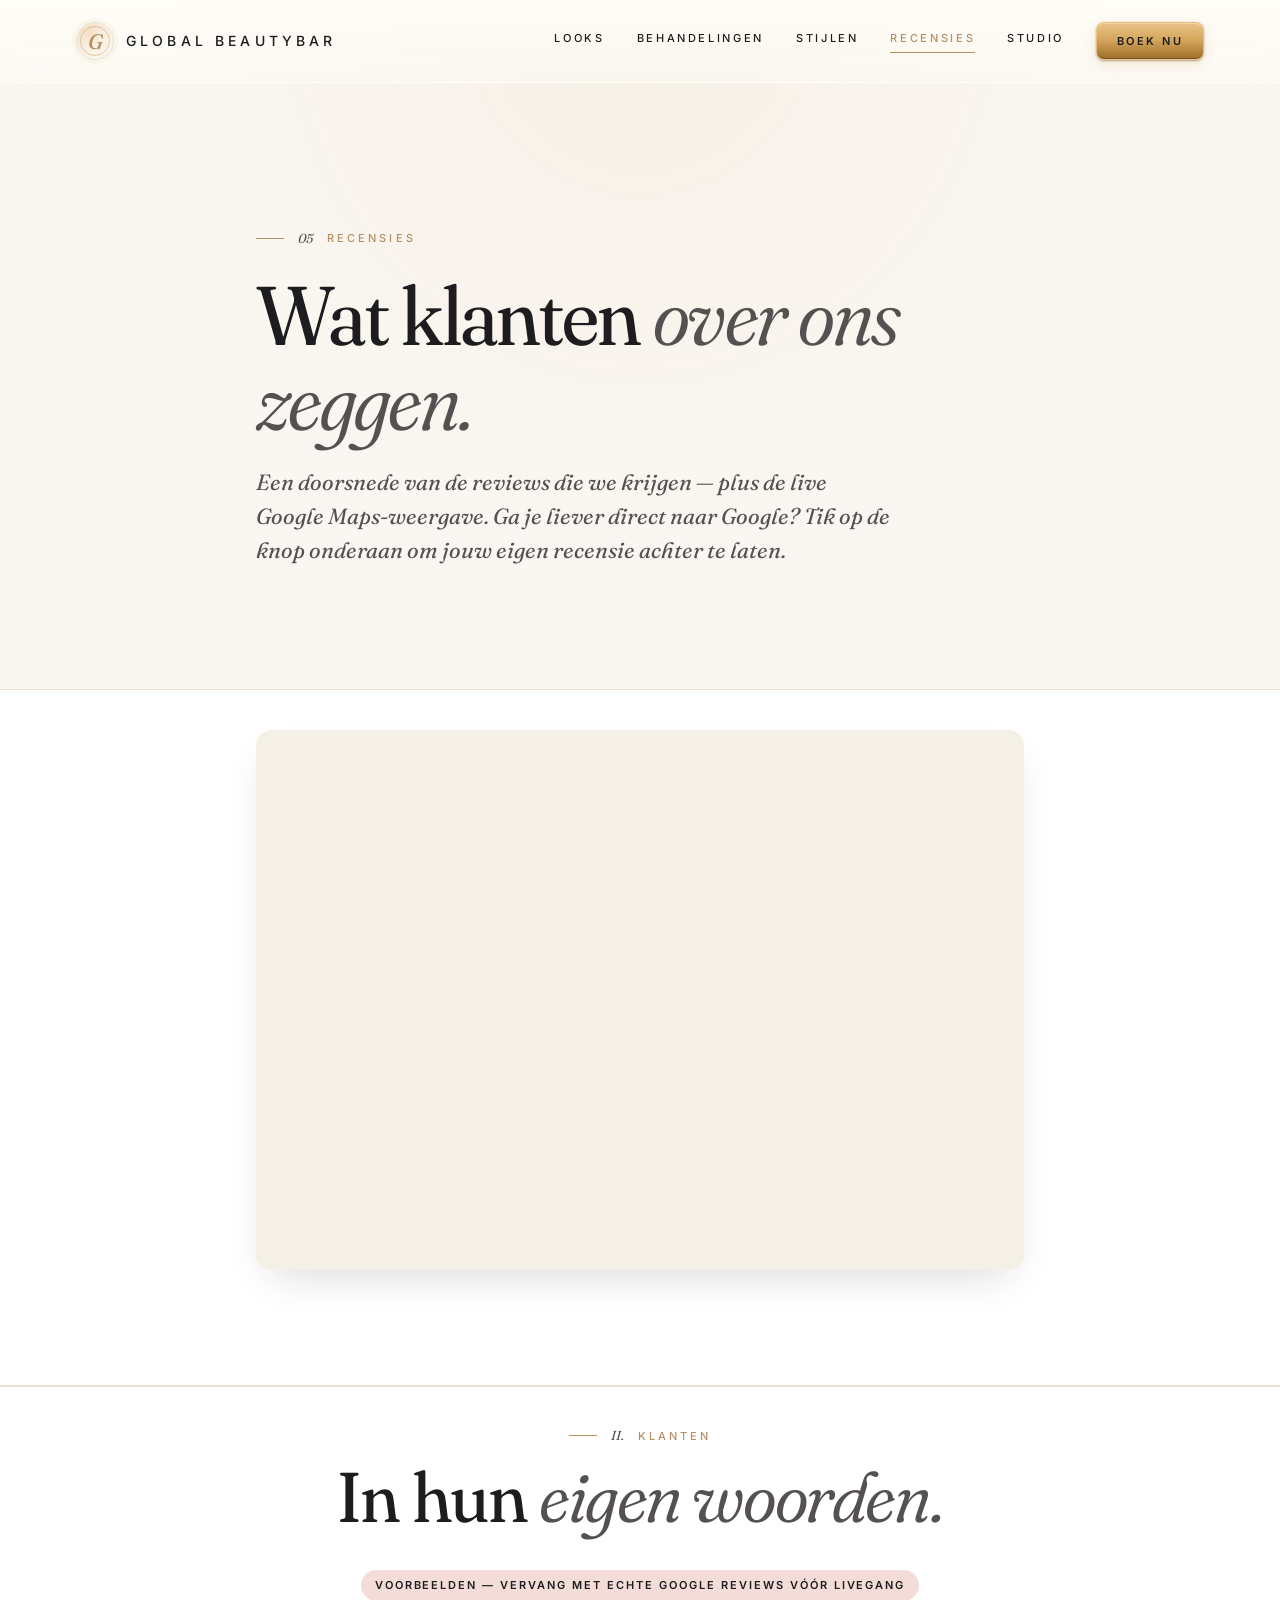
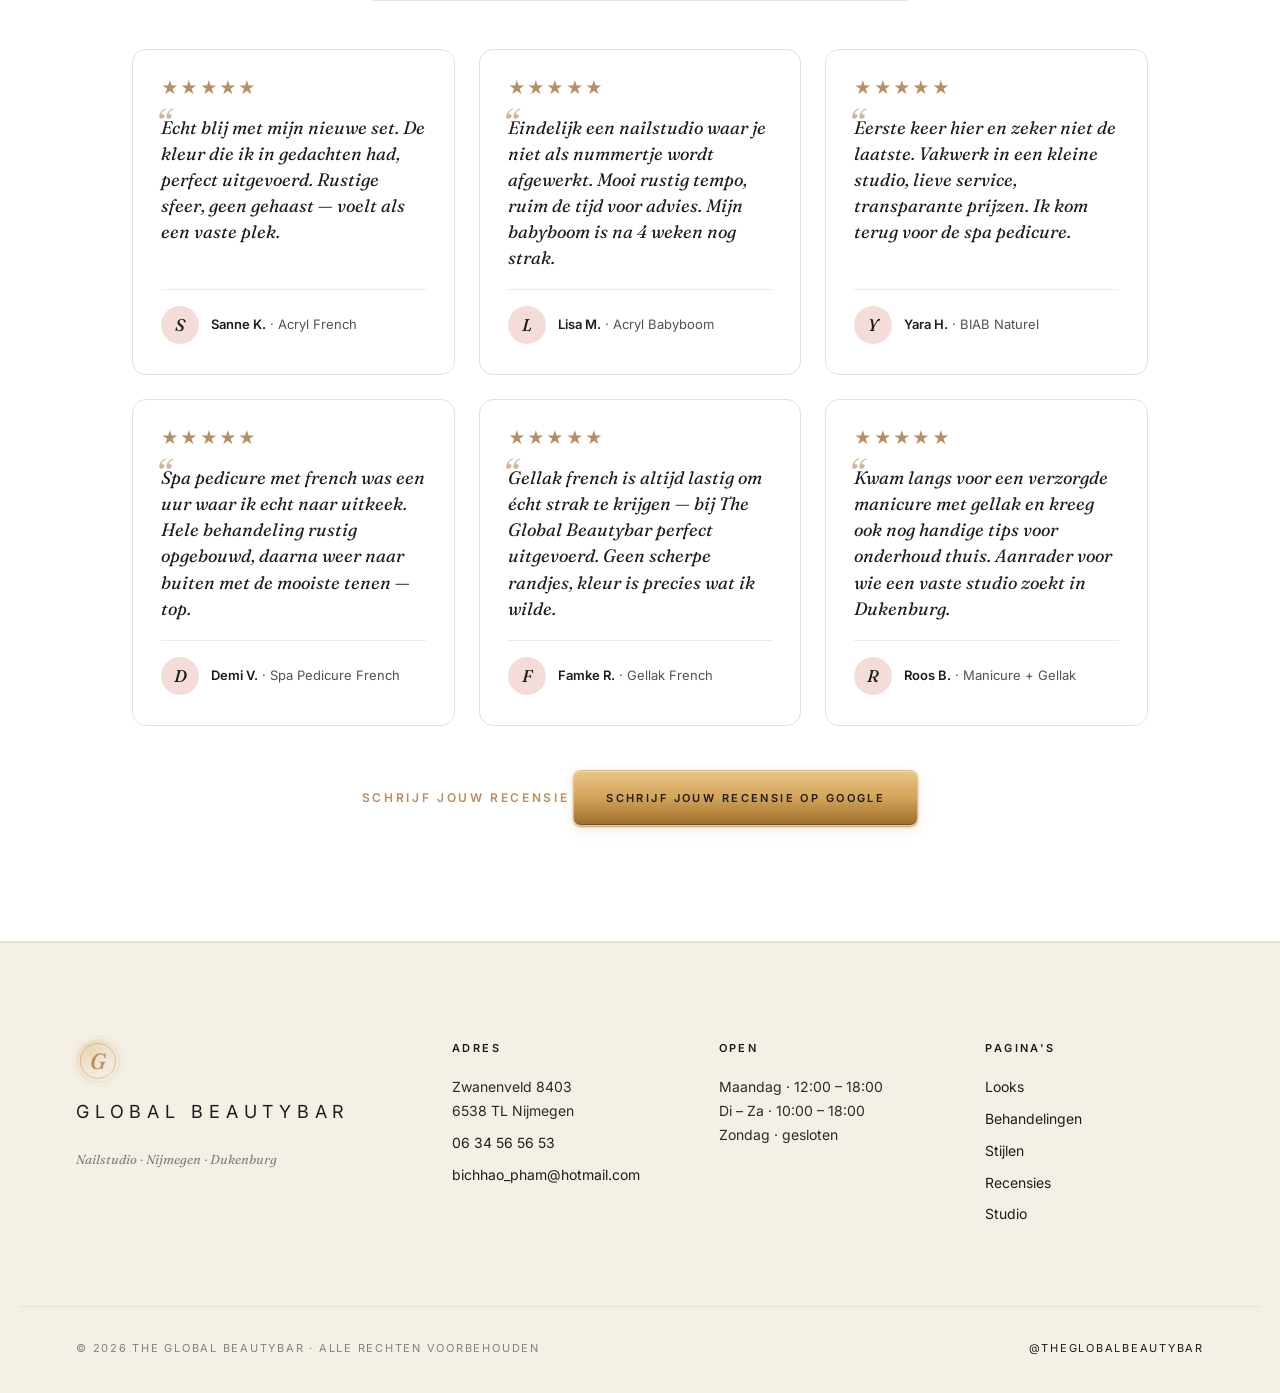
<file: recensies.html>
<!doctype html>
<html lang="nl">
<head>
  <meta charset="utf-8">
  <meta name="viewport" content="width=device-width, initial-scale=1, viewport-fit=cover">
  <title>Recensies · The Global Beautybar</title>
  <meta name="description" content="Wat klanten over The Global Beautybar Nijmegen zeggen. Lees verhalen, bekijk de Google-reviews live, of laat zelf een recensie achter.">
  <meta name="robots" content="index,follow">
  <meta name="theme-color" content="#FAF7F2">
  <link rel="preconnect" href="https://fonts.googleapis.com">
  <link rel="preconnect" href="https://fonts.gstatic.com" crossorigin>
  <link rel="preconnect" href="https://images.pexels.com" crossorigin>
  <link href="https://fonts.googleapis.com/css2?family=Fraunces:ital,opsz,wght@0,9..144,300;0,9..144,400;0,9..144,500;0,9..144,600;1,9..144,400;1,9..144,500&family=Inter:wght@300;400;500;600;700" rel="stylesheet">
  <link rel="stylesheet" href="css/style.css?v=8">
</head>
<body>

<header class="nav" id="nav">
  <div class="nav__inner">
    <a class="nav__brand" href="index.html" aria-label="The Global Beautybar — home">
      <span class="nav__monogram">G</span>
      <span class="nav__word">GLOBAL BEAUTYBAR</span>
    </a>
    <nav class="nav__links" aria-label="Hoofdnavigatie">
      <a href="index.html#looks">Looks</a>
      <a href="nagels.html">Behandelingen</a>
      <a href="stijlen.html">Stijlen</a>
      <a href="recensies.html" class="is-active">Recensies</a>
      <a href="over-ons.html">Studio</a>
    </nav>
    <button class="btn btn--accent nav__cta" data-open-book>Boek nu</button>
    <button class="nav__burger" aria-label="Menu" aria-expanded="false">
      <span></span><span></span><span></span>
    </button>
  </div>
</header>

<section class="subhero">
  <div class="container">
    <div class="eyebrow"><span class="num">05</span> Recensies</div>
    <h1 class="display">Wat klanten <em>over ons zeggen.</em></h1>
    <p class="subhero__lede">
      Een doorsnede van de reviews die we krijgen — plus de live
      Google Maps-weergave. Ga je liever direct naar Google? Tik op
      de knop onderaan om jouw eigen recensie achter te laten.
    </p>
  </div>
</section>

<!-- ============ LIVE GOOGLE EMBED ============ -->
<section class="reviews" style="padding-top: 40px;">
  <div class="container">
    <div class="reviews__google-embed-wrap reveal">
      <iframe
        class="reviews__page-embed"
        src="https://www.google.com/maps?q=The%20Global%20Beautybar%2C%20Zwanenveld%208403%2C%20Nijmegen&output=embed"
        loading="lazy"
        referrerpolicy="no-referrer-when-downgrade"
        title="The Global Beautybar op Google Maps"
        aria-label="Google Maps embed met de locatie en reviews"></iframe>
    </div>
  </div>
</section>

<!-- ============ REVIEW CARDS ============
     TODO HUMAN — these 6 reviews are PLACEHOLDERS. Replace each
     quote + name with verbatim Google reviews from the shop's
     Maps listing before going live. Remove the
     .reviews__placeholder-note pill when real reviews are in.
============================================================ -->
<section class="reviews" id="cards" style="padding-top: 30px;">
  <div class="container">
    <header class="reviews__head reveal">
      <div class="eyebrow"><span class="num">II.</span> Klanten</div>
      <h2 class="display">In hun <em>eigen woorden.</em></h2>
      <span class="reviews__placeholder-note">Voorbeelden — vervang met echte Google reviews vóór livegang</span>
    </header>

    <div class="reviews__grid reviews__grid--six">
      <article class="review-card reveal">
        <div class="review-card__stars" aria-label="5 sterren">★★★★★</div>
        <p class="review-card__quote">Echt blij met mijn nieuwe set. De kleur die ik in gedachten had, perfect uitgevoerd. Rustige sfeer, geen gehaast — voelt als een vaste plek.</p>
        <div class="review-card__attribution">
          <span class="review-card__avatar" aria-hidden="true">S</span>
          <span><strong>Sanne K.</strong> · Acryl French</span>
        </div>
      </article>

      <article class="review-card reveal">
        <div class="review-card__stars" aria-label="5 sterren">★★★★★</div>
        <p class="review-card__quote">Eindelijk een nailstudio waar je niet als nummertje wordt afgewerkt. Mooi rustig tempo, ruim de tijd voor advies. Mijn babyboom is na 4 weken nog strak.</p>
        <div class="review-card__attribution">
          <span class="review-card__avatar" aria-hidden="true">L</span>
          <span><strong>Lisa M.</strong> · Acryl Babyboom</span>
        </div>
      </article>

      <article class="review-card reveal">
        <div class="review-card__stars" aria-label="5 sterren">★★★★★</div>
        <p class="review-card__quote">Eerste keer hier en zeker niet de laatste. Vakwerk in een kleine studio, lieve service, transparante prijzen. Ik kom terug voor de spa pedicure.</p>
        <div class="review-card__attribution">
          <span class="review-card__avatar" aria-hidden="true">Y</span>
          <span><strong>Yara H.</strong> · BIAB Naturel</span>
        </div>
      </article>

      <article class="review-card reveal">
        <div class="review-card__stars" aria-label="5 sterren">★★★★★</div>
        <p class="review-card__quote">Spa pedicure met french was een uur waar ik echt naar uitkeek. Hele behandeling rustig opgebouwd, daarna weer naar buiten met de mooiste tenen — top.</p>
        <div class="review-card__attribution">
          <span class="review-card__avatar" aria-hidden="true">D</span>
          <span><strong>Demi V.</strong> · Spa Pedicure French</span>
        </div>
      </article>

      <article class="review-card reveal">
        <div class="review-card__stars" aria-label="5 sterren">★★★★★</div>
        <p class="review-card__quote">Gellak french is altijd lastig om écht strak te krijgen — bij The Global Beautybar perfect uitgevoerd. Geen scherpe randjes, kleur is precies wat ik wilde.</p>
        <div class="review-card__attribution">
          <span class="review-card__avatar" aria-hidden="true">F</span>
          <span><strong>Famke R.</strong> · Gellak French</span>
        </div>
      </article>

      <article class="review-card reveal">
        <div class="review-card__stars" aria-label="5 sterren">★★★★★</div>
        <p class="review-card__quote">Kwam langs voor een verzorgde manicure met gellak en kreeg ook nog handige tips voor onderhoud thuis. Aanrader voor wie een vaste studio zoekt in Dukenburg.</p>
        <div class="review-card__attribution">
          <span class="review-card__avatar" aria-hidden="true">R</span>
          <span><strong>Roos B.</strong> · Manicure + Gellak</span>
        </div>
      </article>
    </div>

    <div class="reviews__cta-row reveal">
      <span class="reviews__google-callout">Schrijf jouw recensie</span>
      <a class="btn btn--accent btn--lg"
         href="https://www.google.com/maps/search/?api=1&query=The+Global+Beautybar+Zwanenveld+8403+Nijmegen"
         target="_blank" rel="noopener" style="margin-top: 12px;">
        Schrijf jouw recensie op Google
      </a>
    </div>
  </div>
</section>

<footer class="footer">
  <div class="container footer__grid">
    <div class="footer__brand">
      <span class="nav__monogram">G</span>
      <span class="nav__word">GLOBAL BEAUTYBAR</span>
      <p class="footer__tag">Nailstudio · Nijmegen · Dukenburg</p>
    </div>
    <div class="footer__col">
      <h4>Adres</h4>
      <p>Zwanenveld 8403<br>6538 TL Nijmegen</p>
      <p><a href="tel:+31634565653">06 34 56 56 53</a></p>
      <p><a href="mailto:bichhao_pham@hotmail.com">bichhao_pham@hotmail.com</a></p>
    </div>
    <div class="footer__col">
      <h4>Open</h4>
      <p>Maandag · 12:00 – 18:00<br>Di – Za · 10:00 – 18:00<br>Zondag · gesloten</p>
    </div>
    <div class="footer__col">
      <h4>Pagina's</h4>
      <p><a href="index.html#looks">Looks</a></p>
      <p><a href="nagels.html">Behandelingen</a></p>
      <p><a href="stijlen.html">Stijlen</a></p>
      <p><a href="recensies.html">Recensies</a></p>
      <p><a href="over-ons.html">Studio</a></p>
    </div>
  </div>
  <div class="footer__legal container">
    <span>© <span id="year"></span> The Global Beautybar · Alle rechten voorbehouden</span>
    <span><a href="https://www.instagram.com/theglobalbeautybar" target="_blank" rel="noopener">@theglobalbeautybar</a></span>
  </div>
</footer>

<!-- Mobile-only sticky "Boek nu" CTA -->
<button class="sticky-cta" data-open-book aria-label="Open boekingsformulier">Boek nu</button>

<!-- ============ BOOKING MODAL ============ -->
<div class="book" id="book-modal" role="dialog" aria-modal="true" aria-labelledby="book-title" hidden>
  <div class="book__backdrop" data-close-book></div>
  <div class="book__panel">
    <header class="book__head">
      <h2 id="book-title">Boek je behandeling</h2>
      <button class="book__close" data-close-book aria-label="Sluiten">×</button>
    </header>
    <ol class="book__steps" aria-hidden="true">
      <li data-step="1" class="is-active">Behandeling</li>
      <li data-step="2">Datum</li>
      <li data-step="3">Tijd</li>
      <li data-step="4">Gegevens</li>
    </ol>
    <div class="book__body">
      <section class="book__step is-active" data-step="1">
        <div class="book__group">
          <div class="book__group-label">Behandeling <span class="book__group-meta">verplicht</span></div>
          <div class="book__cat-label">Acryl</div>
          <div class="book__services">
            <button class="book__service" data-service="acryl-naturel-nieuw"><span class="book__service-name">Naturel roze · nieuwe set</span><span class="book__service-meta">60 min · €45</span></button>
            <button class="book__service" data-service="acryl-naturel-opvullen"><span class="book__service-name">Naturel roze · opvullen</span><span class="book__service-meta">60 min · €40</span></button>
            <button class="book__service" data-service="acryl-gellak-nieuw"><span class="book__service-name">Met gellak · nieuwe set</span><span class="book__service-meta">60 min · €50</span></button>
            <button class="book__service" data-service="acryl-gellak-opvullen"><span class="book__service-name">Met gellak · opvullen</span><span class="book__service-meta">60 min · €45</span></button>
            <button class="book__service" data-service="acryl-babyboom-nieuw"><span class="book__service-name">Babyboom · nieuwe set</span><span class="book__service-meta">60 min · €55</span></button>
            <button class="book__service" data-service="acryl-babyboom-opvullen"><span class="book__service-name">Babyboom · opvullen</span><span class="book__service-meta">60 min · €50</span></button>
            <button class="book__service" data-service="acryl-french-nieuw"><span class="book__service-name">French · nieuwe set</span><span class="book__service-meta">60 min · €55</span></button>
            <button class="book__service" data-service="acryl-french-opvullen"><span class="book__service-name">French · opvullen</span><span class="book__service-meta">60 min · €50</span></button>
          </div>
          <div class="book__cat-label">BIAB</div>
          <div class="book__services">
            <button class="book__service" data-service="biab-naturel-nieuw"><span class="book__service-name">Naturel roze · nieuwe set</span><span class="book__service-meta">60 min · €50</span></button>
            <button class="book__service" data-service="biab-naturel-opvullen"><span class="book__service-name">Naturel roze · opvullen</span><span class="book__service-meta">60 min · €45</span></button>
            <button class="book__service" data-service="biab-gellak-nieuw"><span class="book__service-name">Met gellak · nieuwe set</span><span class="book__service-meta">60 min · €55</span></button>
            <button class="book__service" data-service="biab-gellak-opvullen"><span class="book__service-name">Met gellak · opvullen</span><span class="book__service-meta">60 min · €50</span></button>
            <button class="book__service" data-service="biab-french-nieuw"><span class="book__service-name">French · nieuwe set</span><span class="book__service-meta">60 min · €60</span></button>
            <button class="book__service" data-service="biab-french-opvullen"><span class="book__service-name">French · opvullen</span><span class="book__service-meta">60 min · €55</span></button>
          </div>
          <div class="book__cat-label">Manicure</div>
          <div class="book__services">
            <button class="book__service" data-service="mani-knippen"><span class="book__service-name">Knippen en vijlen</span><span class="book__service-meta">15 min · €10</span></button>
            <button class="book__service" data-service="mani-klassiek"><span class="book__service-name">Manicure</span><span class="book__service-meta">30 min · €15</span></button>
            <button class="book__service" data-service="mani-gellak"><span class="book__service-name">Gellak</span><span class="book__service-meta">30 min · €30</span></button>
            <button class="book__service" data-service="mani-gellak-french"><span class="book__service-name">Gellak french</span><span class="book__service-meta">45 min · €35</span></button>
            <button class="book__service" data-service="mani-gellak-met-verw"><span class="book__service-name">Gellak met verwijderen</span><span class="book__service-meta">45 min · €32,50</span></button>
            <button class="book__service" data-service="mani-met-gellak"><span class="book__service-name">Manicure met gellak</span><span class="book__service-meta">45 min · €35</span></button>
          </div>
          <div class="book__cat-label">Pedicure</div>
          <div class="book__services">
            <button class="book__service" data-service="pedi-knippen"><span class="book__service-name">Knippen en vijlen</span><span class="book__service-meta">15 min · €10</span></button>
            <button class="book__service" data-service="pedi-spa"><span class="book__service-name">Spa pedicure</span><span class="book__service-meta">30 min · €40</span></button>
            <button class="book__service" data-service="pedi-spa-gellak"><span class="book__service-name">Spa pedicure met gellak</span><span class="book__service-meta">60 min · €50</span></button>
            <button class="book__service" data-service="pedi-spa-french"><span class="book__service-name">Spa pedicure met french</span><span class="book__service-meta">60 min · €55</span></button>
            <button class="book__service" data-service="pedi-gellak"><span class="book__service-name">Gellak</span><span class="book__service-meta">30 min · €30</span></button>
            <button class="book__service" data-service="pedi-gellak-french"><span class="book__service-name">Gellak french</span><span class="book__service-meta">30 min · €35</span></button>
            <button class="book__service" data-service="pedi-gellak-met-verw"><span class="book__service-name">Gellak verwijderen en gellak</span><span class="book__service-meta">30 min · €32,50</span></button>
          </div>
          <div class="book__cat-label">Extras</div>
          <div class="book__services">
            <button class="book__service" data-service="extra-reparatie"><span class="book__service-name">Reparatie (vanaf)</span><span class="book__service-meta">15 min · €3</span></button>
            <button class="book__service" data-service="extra-nailart"><span class="book__service-name">Nailart (vanaf, per nagel)</span><span class="book__service-meta">15 min · €2</span></button>
            <button class="book__service" data-service="extra-verw-gellak"><span class="book__service-name">Verwijderen gellak</span><span class="book__service-meta">15 min · €10</span></button>
            <button class="book__service" data-service="extra-verw-biab"><span class="book__service-name">Verwijderen BIAB / Acryl</span><span class="book__service-meta">30 min · €15</span></button>
          </div>
        </div>
      </section>
      <section class="book__step" data-step="2"><div class="book__cal" id="book-calendar"></div></section>
      <section class="book__step" data-step="3"><div class="book__slots" id="book-slots"></div></section>
      <section class="book__step" data-step="4">
        <form class="book__form" id="book-form" novalidate>
          <label><span>Naam *</span><input type="text" name="name" required autocomplete="name"></label>
          <label><span>Telefoonnummer *</span><input type="tel" name="phone" required autocomplete="tel" placeholder="+31 6 …"></label>
          <label><span>E-mail *</span><input type="email" name="email" required autocomplete="email"></label>
          <label><span>Wensen (optioneel)</span><textarea name="notes" rows="3" placeholder="Kleurvoorkeur, allergieën, eerste keer…"></textarea></label>
          <label class="book__consent"><input type="checkbox" name="consent" required><span>Ik ontvang de bevestiging per e-mail.</span></label>
        </form>
      </section>
      <section class="book__step book__confirm" data-step="confirm">
        <div class="book__confirm-icon" aria-hidden="true">✓</div>
        <h3>Reservering bevestigd</h3>
        <p class="book__summary" id="book-summary"></p>
        <p>Je ontvangt een bevestiging per e-mail. Tot snel!</p>
        <div class="book__confirm-cta">
          <a class="btn btn--accent btn--lg" id="book-wa" target="_blank" rel="noopener">Stuur ons een appje</a>
          <button class="btn btn--ghost" data-close-book>Sluiten</button>
        </div>
        <p class="book__hint">Vragen? Bel <a href="tel:+31634565653">06 34 56 56 53</a>.</p>
      </section>
    </div>
    <footer class="book__foot">
      <button class="btn btn--ghost" id="book-back" hidden>Terug</button>
      <button class="btn btn--accent" id="book-next">Volgende</button>
      <button class="btn btn--accent" id="book-submit" hidden>Bevestig reservering</button>
    </footer>
  </div>
</div>

<script src="js/main.js?v=8"></script>
</body>
</html>
</file>
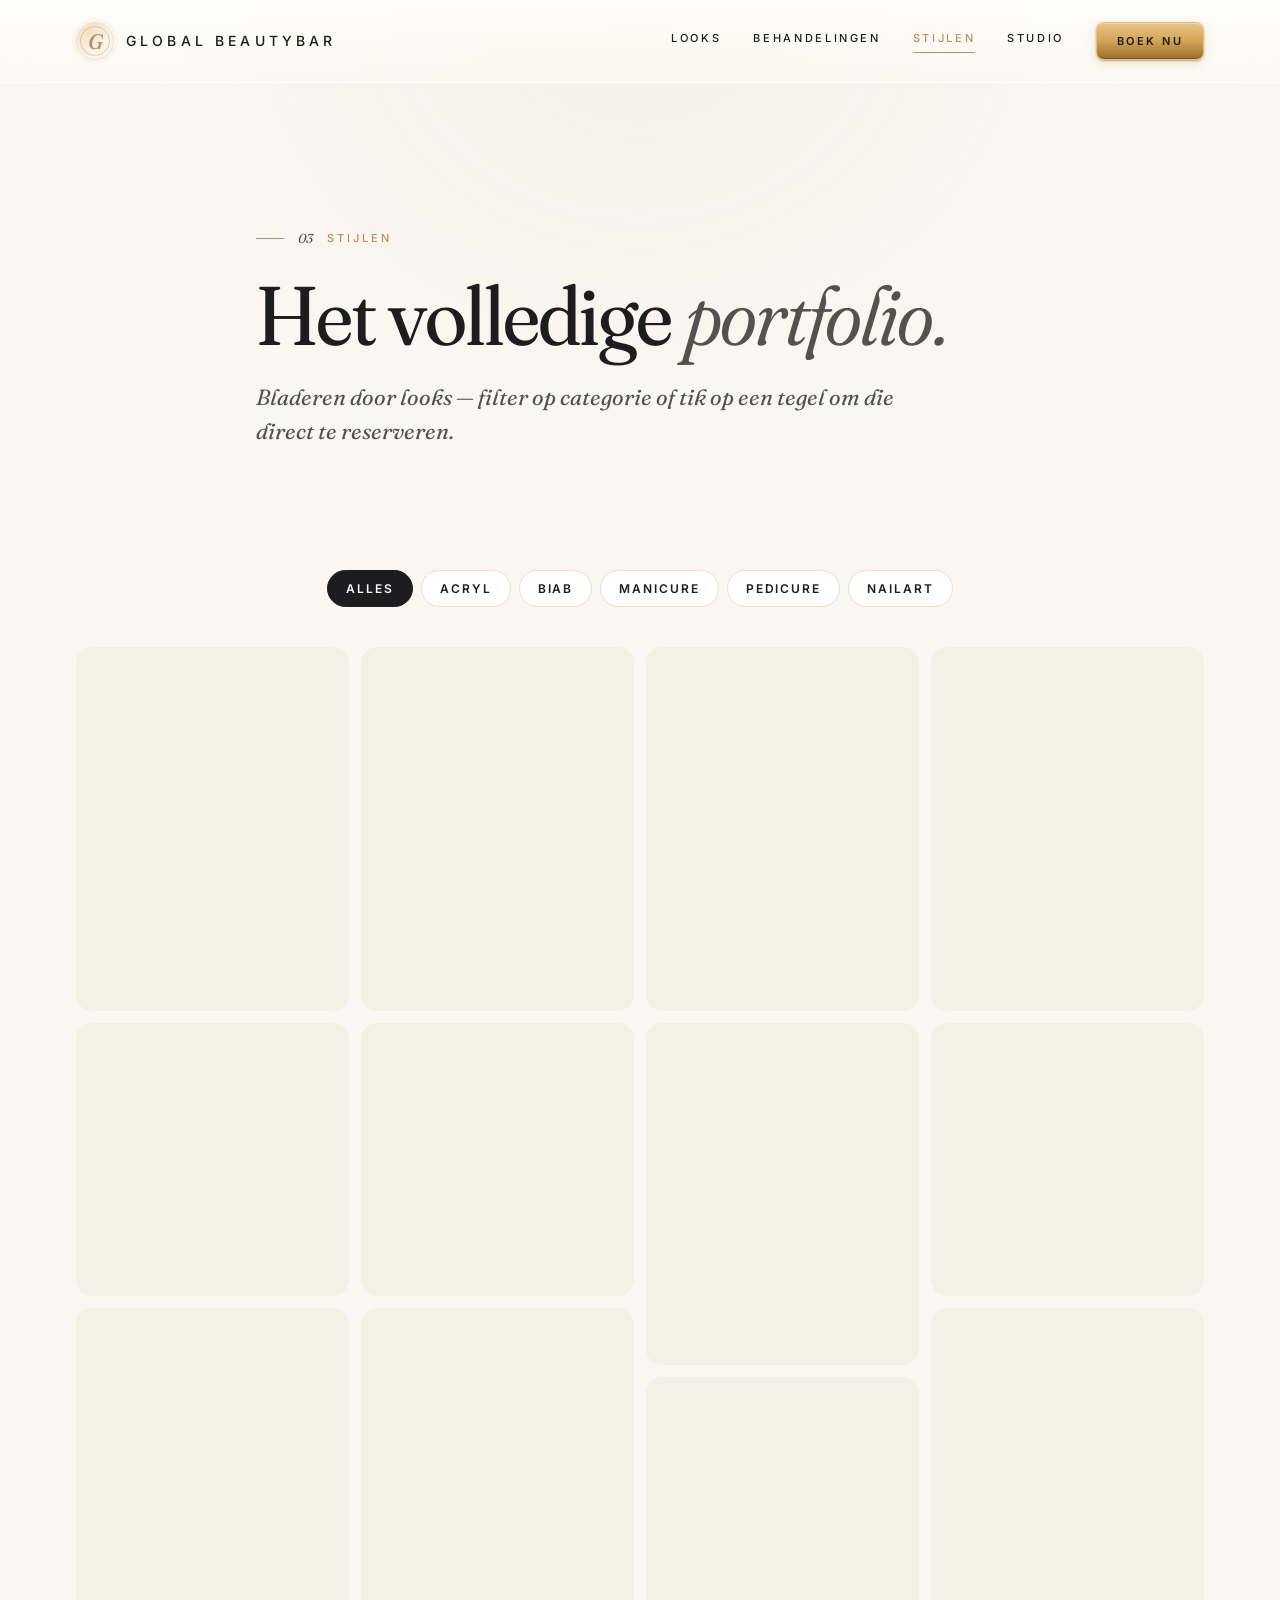
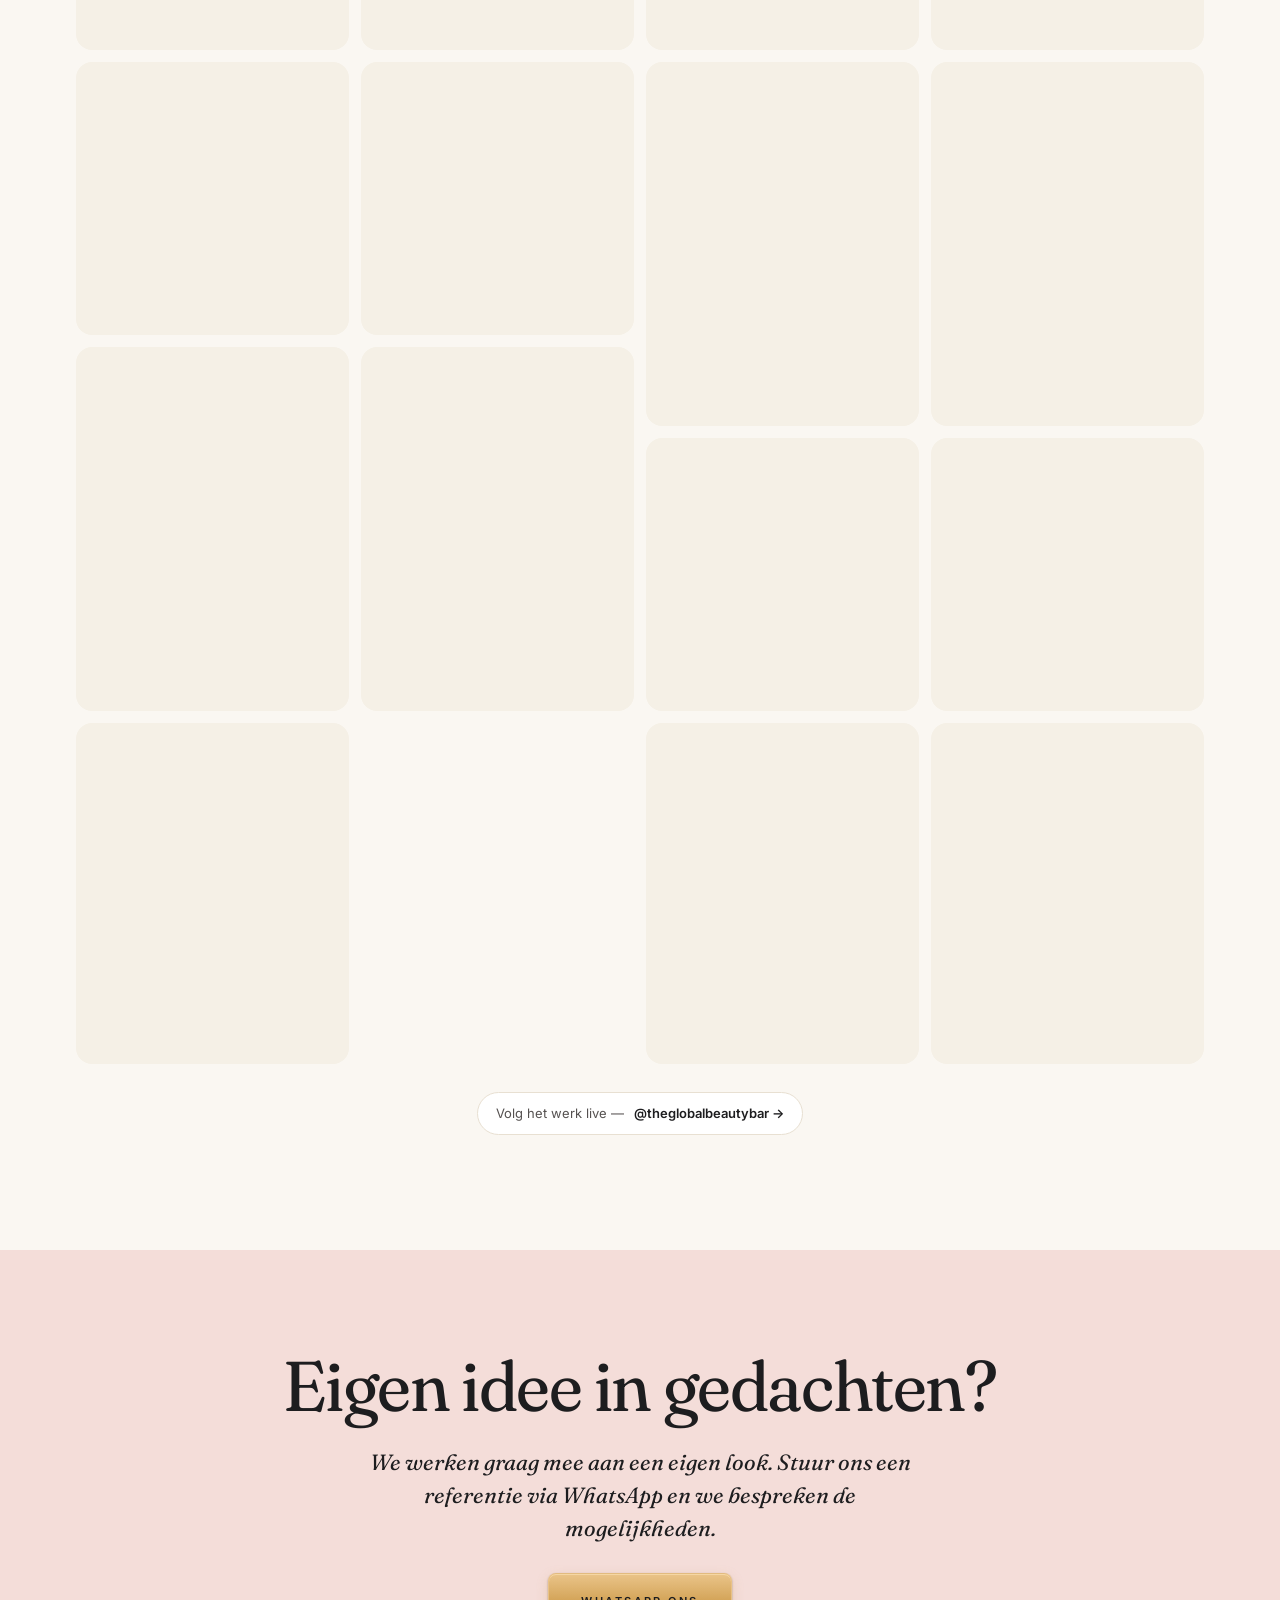
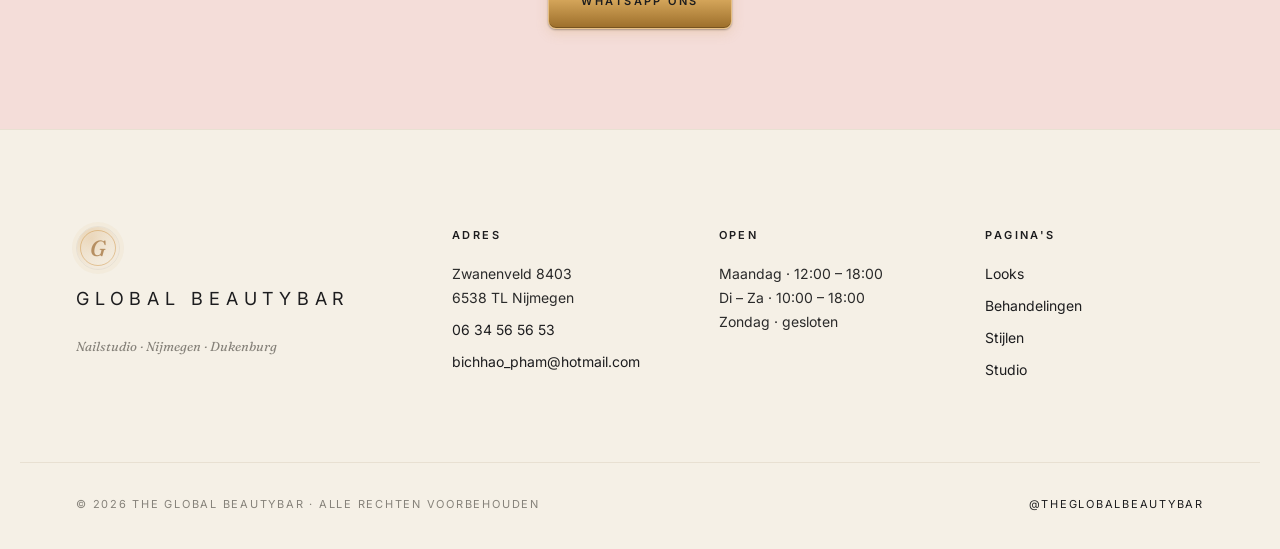
<file: stijlen.html>
<!doctype html>
<html lang="nl">
<head>
  <meta charset="utf-8">
  <meta name="viewport" content="width=device-width, initial-scale=1, viewport-fit=cover">
  <title>Stijlen · The Global Beautybar</title>
  <meta name="description" content="Een doorsnede van het werk van The Global Beautybar Nijmegen — Acryl, BIAB, manicure, pedicure en nailart. Tik op een look om direct te boeken.">
  <meta name="robots" content="index,follow">
  <meta name="theme-color" content="#FAF7F2">
  <link rel="preconnect" href="https://fonts.googleapis.com">
  <link rel="preconnect" href="https://fonts.gstatic.com" crossorigin>
  <link rel="preconnect" href="https://images.pexels.com" crossorigin>
  <link href="https://fonts.googleapis.com/css2?family=Fraunces:ital,opsz,wght@0,9..144,300;0,9..144,400;0,9..144,500;0,9..144,600;1,9..144,400;1,9..144,500&family=Inter:wght@300;400;500;600;700" rel="stylesheet">
  <link rel="stylesheet" href="css/style.css?v=7">
</head>
<body>

<header class="nav" id="nav">
  <div class="nav__inner">
    <a class="nav__brand" href="index.html" aria-label="The Global Beautybar — home">
      <span class="nav__monogram">G</span>
      <span class="nav__word">GLOBAL BEAUTYBAR</span>
    </a>
    <nav class="nav__links" aria-label="Hoofdnavigatie">
      <a href="index.html#looks">Looks</a>
      <a href="nagels.html">Behandelingen</a>
      <a href="stijlen.html" class="is-active">Stijlen</a>
      <a href="over-ons.html">Studio</a>
    </nav>
    <button class="btn btn--accent nav__cta" data-open-book>Boek nu</button>
    <button class="nav__burger" aria-label="Menu" aria-expanded="false">
      <span></span><span></span><span></span>
    </button>
  </div>
</header>

<section class="subhero">
  <div class="container">
    <div class="eyebrow"><span class="num">03</span> Stijlen</div>
    <h1 class="display">Het volledige <em>portfolio.</em></h1>
    <p class="subhero__lede">
      Bladeren door looks — filter op categorie of tik op een tegel om
      die direct te reserveren.
    </p>
  </div>
</section>

<!-- ============ CATEGORY FILTERS ============ -->
<section class="featured-looks" style="padding-top: 0;">
  <div class="container">

    <div class="gallery__filters" role="tablist" aria-label="Filter op categorie">
      <button class="gallery__filter is-active" data-filter="all" role="tab" aria-selected="true">Alles</button>
      <button class="gallery__filter" data-filter="acryl" role="tab">Acryl</button>
      <button class="gallery__filter" data-filter="biab" role="tab">BIAB</button>
      <button class="gallery__filter" data-filter="manicure" role="tab">Manicure</button>
      <button class="gallery__filter" data-filter="pedicure" role="tab">Pedicure</button>
      <button class="gallery__filter" data-filter="nailart" role="tab">Nailart</button>
    </div>

    <div class="gallery__masonry" data-gallery>

      <!-- ACRYL -->
      <a class="gallery__pin" data-category="acryl" data-open-book data-service="acryl-french-nieuw" style="--ratio:3/4">
        <span class="gallery__pin-img" data-img="https://images.pexels.com/photos/34871553/pexels-photo-34871553.jpeg?auto=compress&cs=tinysrgb&w=900"></span>
        <span class="pin-caption">Acryl French · <span class="price">€55</span></span>
      </a>
      <a class="gallery__pin" data-category="acryl" data-open-book data-service="acryl-babyboom-nieuw" style="--ratio:1/1">
        <span class="gallery__pin-img" data-img="https://images.pexels.com/photos/34835303/pexels-photo-34835303.jpeg?auto=compress&cs=tinysrgb&w=900"></span>
        <span class="pin-caption">Acryl Babyboom · <span class="price">€55</span></span>
      </a>
      <a class="gallery__pin" data-category="acryl" data-open-book data-service="acryl-naturel-nieuw" style="--ratio:4/5">
        <span class="gallery__pin-img" data-img="https://images.pexels.com/photos/34871570/pexels-photo-34871570.jpeg?auto=compress&cs=tinysrgb&w=900"></span>
        <span class="pin-caption">Acryl Naturel · <span class="price">€45</span></span>
      </a>
      <a class="gallery__pin" data-category="acryl" data-open-book data-service="acryl-gellak-nieuw" style="--ratio:1/1">
        <span class="gallery__pin-img" data-img="https://images.pexels.com/photos/3997386/pexels-photo-3997386.jpeg?auto=compress&cs=tinysrgb&w=900"></span>
        <span class="pin-caption">Acryl + Gellak · <span class="price">€50</span></span>
      </a>
      <a class="gallery__pin" data-category="acryl" data-open-book data-service="acryl-babyboom-opvullen" style="--ratio:3/4">
        <span class="gallery__pin-img" data-img="https://images.pexels.com/photos/3997385/pexels-photo-3997385.jpeg?auto=compress&cs=tinysrgb&w=900"></span>
        <span class="pin-caption">Babyboom Opvullen · <span class="price">€50</span></span>
      </a>
      <a class="gallery__pin" data-category="acryl" data-open-book data-service="acryl-french-opvullen" style="--ratio:4/5">
        <span class="gallery__pin-img" data-img="https://images.pexels.com/photos/3997384/pexels-photo-3997384.jpeg?auto=compress&cs=tinysrgb&w=900"></span>
        <span class="pin-caption">French Opvullen · <span class="price">€50</span></span>
      </a>

      <!-- BIAB -->
      <a class="gallery__pin" data-category="biab" data-open-book data-service="biab-french-nieuw" style="--ratio:3/4">
        <span class="gallery__pin-img" data-img="https://images.pexels.com/photos/34871560/pexels-photo-34871560.jpeg?auto=compress&cs=tinysrgb&w=900"></span>
        <span class="pin-caption">BIAB French · <span class="price">€60</span></span>
      </a>
      <a class="gallery__pin" data-category="biab" data-open-book data-service="biab-naturel-nieuw" style="--ratio:1/1">
        <span class="gallery__pin-img" data-img="https://images.pexels.com/photos/17280274/pexels-photo-17280274.jpeg?auto=compress&cs=tinysrgb&w=900"></span>
        <span class="pin-caption">BIAB Naturel · <span class="price">€50</span></span>
      </a>
      <a class="gallery__pin" data-category="biab" data-open-book data-service="biab-gellak-nieuw" style="--ratio:4/5">
        <span class="gallery__pin-img" data-img="https://images.pexels.com/photos/3997378/pexels-photo-3997378.jpeg?auto=compress&cs=tinysrgb&w=900"></span>
        <span class="pin-caption">BIAB + Gellak · <span class="price">€55</span></span>
      </a>
      <a class="gallery__pin" data-category="biab" data-open-book data-service="biab-naturel-opvullen" style="--ratio:1/1">
        <span class="gallery__pin-img" data-img="https://images.pexels.com/photos/14396082/pexels-photo-14396082.jpeg?auto=compress&cs=tinysrgb&w=900"></span>
        <span class="pin-caption">BIAB Opvullen · <span class="price">€45</span></span>
      </a>
      <a class="gallery__pin" data-category="biab" data-open-book data-service="biab-french-opvullen" style="--ratio:3/4">
        <span class="gallery__pin-img" data-img="https://images.pexels.com/photos/6135680/pexels-photo-6135680.jpeg?auto=compress&cs=tinysrgb&w=900"></span>
        <span class="pin-caption">BIAB French Opvullen · <span class="price">€55</span></span>
      </a>

      <!-- MANICURE -->
      <a class="gallery__pin" data-category="manicure" data-open-book data-service="mani-gellak" style="--ratio:3/4">
        <span class="gallery__pin-img" data-img="https://images.pexels.com/photos/34871614/pexels-photo-34871614.jpeg?auto=compress&cs=tinysrgb&w=900"></span>
        <span class="pin-caption">Gellak · <span class="price">€30</span></span>
      </a>
      <a class="gallery__pin" data-category="manicure" data-open-book data-service="mani-klassiek" style="--ratio:4/5">
        <span class="gallery__pin-img" data-img="https://images.pexels.com/photos/34671620/pexels-photo-34671620.jpeg?auto=compress&cs=tinysrgb&w=900"></span>
        <span class="pin-caption">Manicure · <span class="price">€15</span></span>
      </a>
      <a class="gallery__pin" data-category="manicure" data-open-book data-service="mani-gellak-french" style="--ratio:1/1">
        <span class="gallery__pin-img" data-img="https://images.pexels.com/photos/998405/pexels-photo-998405.jpeg?auto=compress&cs=tinysrgb&w=900"></span>
        <span class="pin-caption">Gellak French · <span class="price">€35</span></span>
      </a>
      <a class="gallery__pin" data-category="manicure" data-open-book data-service="mani-met-gellak" style="--ratio:3/4">
        <span class="gallery__pin-img" data-img="https://images.pexels.com/photos/34971940/pexels-photo-34971940.jpeg?auto=compress&cs=tinysrgb&w=900"></span>
        <span class="pin-caption">Manicure + Gellak · <span class="price">€35</span></span>
      </a>
      <a class="gallery__pin" data-category="manicure" data-open-book data-service="mani-gellak-met-verw" style="--ratio:1/1">
        <span class="gallery__pin-img" data-img="https://images.pexels.com/photos/704815/pexels-photo-704815.jpeg?auto=compress&cs=tinysrgb&w=900"></span>
        <span class="pin-caption">Gellak + Verwijderen · <span class="price">€32,50</span></span>
      </a>

      <!-- PEDICURE -->
      <a class="gallery__pin" data-category="pedicure" data-open-book data-service="pedi-spa-french" style="--ratio:4/5">
        <span class="gallery__pin-img" data-img="https://images.pexels.com/photos/34885847/pexels-photo-34885847.jpeg?auto=compress&cs=tinysrgb&w=900"></span>
        <span class="pin-caption">Spa Pedicure French · <span class="price">€55</span></span>
      </a>
      <a class="gallery__pin" data-category="pedicure" data-open-book data-service="pedi-spa" style="--ratio:3/4">
        <span class="gallery__pin-img" data-img="https://images.pexels.com/photos/34885842/pexels-photo-34885842.jpeg?auto=compress&cs=tinysrgb&w=900"></span>
        <span class="pin-caption">Spa Pedicure · <span class="price">€40</span></span>
      </a>
      <a class="gallery__pin" data-category="pedicure" data-open-book data-service="pedi-gellak" style="--ratio:1/1">
        <span class="gallery__pin-img" data-img="https://images.pexels.com/photos/36207029/pexels-photo-36207029.jpeg?auto=compress&cs=tinysrgb&w=900"></span>
        <span class="pin-caption">Pedicure Gellak · <span class="price">€30</span></span>
      </a>
      <a class="gallery__pin" data-category="pedicure" data-open-book data-service="pedi-spa-gellak" style="--ratio:4/5">
        <span class="gallery__pin-img" data-img="https://images.pexels.com/photos/6135675/pexels-photo-6135675.jpeg?auto=compress&cs=tinysrgb&w=900"></span>
        <span class="pin-caption">Spa Pedicure Gellak · <span class="price">€50</span></span>
      </a>

      <!-- NAILART -->
      <a class="gallery__pin" data-category="nailart" data-open-book data-service="extra-nailart" style="--ratio:3/4">
        <span class="gallery__pin-img" data-img="https://images.pexels.com/photos/17471377/pexels-photo-17471377.jpeg?auto=compress&cs=tinysrgb&w=900"></span>
        <span class="pin-caption">Nailart · <span class="price">vanaf €2</span></span>
      </a>
      <a class="gallery__pin" data-category="nailart" data-open-book data-service="extra-nailart" style="--ratio:1/1">
        <span class="gallery__pin-img" data-img="https://images.pexels.com/photos/3557600/pexels-photo-3557600.jpeg?auto=compress&cs=tinysrgb&w=900"></span>
        <span class="pin-caption">Nailart · <span class="price">vanaf €2</span></span>
      </a>
      <a class="gallery__pin" data-category="nailart" data-open-book data-service="extra-nailart" style="--ratio:4/5">
        <span class="gallery__pin-img" data-img="https://images.pexels.com/photos/5237959/pexels-photo-5237959.jpeg?auto=compress&cs=tinysrgb&w=900"></span>
        <span class="pin-caption">Nailart · <span class="price">vanaf €2</span></span>
      </a>

    </div>

    <div class="featured-looks__cta">
      <a class="insta-chip" href="https://www.instagram.com/theglobalbeautybar" target="_blank" rel="noopener">
        Volg het werk live — <strong>@theglobalbeautybar →</strong>
      </a>
    </div>
  </div>
</section>

<section class="blush-band">
  <div class="container">
    <h2 class="display">Eigen idee in gedachten?</h2>
    <p class="blush-band__lede">
      We werken graag mee aan een eigen look. Stuur ons een referentie via
      WhatsApp en we bespreken de mogelijkheden.
    </p>
    <a class="btn btn--accent btn--lg" href="https://wa.me/31634565653" target="_blank" rel="noopener">WhatsApp ons</a>
  </div>
</section>

<footer class="footer">
  <div class="container footer__grid">
    <div class="footer__brand">
      <span class="nav__monogram">G</span>
      <span class="nav__word">GLOBAL BEAUTYBAR</span>
      <p class="footer__tag">Nailstudio · Nijmegen · Dukenburg</p>
    </div>
    <div class="footer__col">
      <h4>Adres</h4>
      <p>Zwanenveld 8403<br>6538 TL Nijmegen</p>
      <p><a href="tel:+31634565653">06 34 56 56 53</a></p>
      <p><a href="mailto:bichhao_pham@hotmail.com">bichhao_pham@hotmail.com</a></p>
    </div>
    <div class="footer__col">
      <h4>Open</h4>
      <p>Maandag · 12:00 – 18:00<br>Di – Za · 10:00 – 18:00<br>Zondag · gesloten</p>
    </div>
    <div class="footer__col">
      <h4>Pagina's</h4>
      <p><a href="index.html#looks">Looks</a></p>
      <p><a href="nagels.html">Behandelingen</a></p>
      <p><a href="stijlen.html">Stijlen</a></p>
      <p><a href="over-ons.html">Studio</a></p>
    </div>
  </div>
  <div class="footer__legal container">
    <span>© <span id="year"></span> The Global Beautybar · Alle rechten voorbehouden</span>
    <span><a href="https://www.instagram.com/theglobalbeautybar" target="_blank" rel="noopener">@theglobalbeautybar</a></span>
  </div>
</footer>

<!-- ============ BOOKING MODAL ============ -->
<div class="book" id="book-modal" role="dialog" aria-modal="true" aria-labelledby="book-title" hidden>
  <div class="book__backdrop" data-close-book></div>
  <div class="book__panel">
    <header class="book__head">
      <h2 id="book-title">Boek je behandeling</h2>
      <button class="book__close" data-close-book aria-label="Sluiten">×</button>
    </header>
    <ol class="book__steps" aria-hidden="true">
      <li data-step="1" class="is-active">Behandeling</li>
      <li data-step="2">Datum</li>
      <li data-step="3">Tijd</li>
      <li data-step="4">Gegevens</li>
    </ol>
    <div class="book__body">
      <section class="book__step is-active" data-step="1">
        <div class="book__group">
          <div class="book__group-label">Behandeling <span class="book__group-meta">verplicht</span></div>
          <div class="book__cat-label">Acryl</div>
          <div class="book__services">
            <button class="book__service" data-service="acryl-naturel-nieuw"><span class="book__service-name">Naturel roze · nieuwe set</span><span class="book__service-meta">60 min · €45</span></button>
            <button class="book__service" data-service="acryl-naturel-opvullen"><span class="book__service-name">Naturel roze · opvullen</span><span class="book__service-meta">60 min · €40</span></button>
            <button class="book__service" data-service="acryl-gellak-nieuw"><span class="book__service-name">Met gellak · nieuwe set</span><span class="book__service-meta">60 min · €50</span></button>
            <button class="book__service" data-service="acryl-gellak-opvullen"><span class="book__service-name">Met gellak · opvullen</span><span class="book__service-meta">60 min · €45</span></button>
            <button class="book__service" data-service="acryl-babyboom-nieuw"><span class="book__service-name">Babyboom · nieuwe set</span><span class="book__service-meta">60 min · €55</span></button>
            <button class="book__service" data-service="acryl-babyboom-opvullen"><span class="book__service-name">Babyboom · opvullen</span><span class="book__service-meta">60 min · €50</span></button>
            <button class="book__service" data-service="acryl-french-nieuw"><span class="book__service-name">French · nieuwe set</span><span class="book__service-meta">60 min · €55</span></button>
            <button class="book__service" data-service="acryl-french-opvullen"><span class="book__service-name">French · opvullen</span><span class="book__service-meta">60 min · €50</span></button>
          </div>
          <div class="book__cat-label">BIAB</div>
          <div class="book__services">
            <button class="book__service" data-service="biab-naturel-nieuw"><span class="book__service-name">Naturel roze · nieuwe set</span><span class="book__service-meta">60 min · €50</span></button>
            <button class="book__service" data-service="biab-naturel-opvullen"><span class="book__service-name">Naturel roze · opvullen</span><span class="book__service-meta">60 min · €45</span></button>
            <button class="book__service" data-service="biab-gellak-nieuw"><span class="book__service-name">Met gellak · nieuwe set</span><span class="book__service-meta">60 min · €55</span></button>
            <button class="book__service" data-service="biab-gellak-opvullen"><span class="book__service-name">Met gellak · opvullen</span><span class="book__service-meta">60 min · €50</span></button>
            <button class="book__service" data-service="biab-french-nieuw"><span class="book__service-name">French · nieuwe set</span><span class="book__service-meta">60 min · €60</span></button>
            <button class="book__service" data-service="biab-french-opvullen"><span class="book__service-name">French · opvullen</span><span class="book__service-meta">60 min · €55</span></button>
          </div>
          <div class="book__cat-label">Manicure</div>
          <div class="book__services">
            <button class="book__service" data-service="mani-knippen"><span class="book__service-name">Knippen en vijlen</span><span class="book__service-meta">15 min · €10</span></button>
            <button class="book__service" data-service="mani-klassiek"><span class="book__service-name">Manicure</span><span class="book__service-meta">30 min · €15</span></button>
            <button class="book__service" data-service="mani-gellak"><span class="book__service-name">Gellak</span><span class="book__service-meta">30 min · €30</span></button>
            <button class="book__service" data-service="mani-gellak-french"><span class="book__service-name">Gellak french</span><span class="book__service-meta">45 min · €35</span></button>
            <button class="book__service" data-service="mani-gellak-met-verw"><span class="book__service-name">Gellak met verwijderen</span><span class="book__service-meta">45 min · €32,50</span></button>
            <button class="book__service" data-service="mani-met-gellak"><span class="book__service-name">Manicure met gellak</span><span class="book__service-meta">45 min · €35</span></button>
          </div>
          <div class="book__cat-label">Pedicure</div>
          <div class="book__services">
            <button class="book__service" data-service="pedi-knippen"><span class="book__service-name">Knippen en vijlen</span><span class="book__service-meta">15 min · €10</span></button>
            <button class="book__service" data-service="pedi-spa"><span class="book__service-name">Spa pedicure</span><span class="book__service-meta">30 min · €40</span></button>
            <button class="book__service" data-service="pedi-spa-gellak"><span class="book__service-name">Spa pedicure met gellak</span><span class="book__service-meta">60 min · €50</span></button>
            <button class="book__service" data-service="pedi-spa-french"><span class="book__service-name">Spa pedicure met french</span><span class="book__service-meta">60 min · €55</span></button>
            <button class="book__service" data-service="pedi-gellak"><span class="book__service-name">Gellak</span><span class="book__service-meta">30 min · €30</span></button>
            <button class="book__service" data-service="pedi-gellak-french"><span class="book__service-name">Gellak french</span><span class="book__service-meta">30 min · €35</span></button>
            <button class="book__service" data-service="pedi-gellak-met-verw"><span class="book__service-name">Gellak verwijderen en gellak</span><span class="book__service-meta">30 min · €32,50</span></button>
          </div>
          <div class="book__cat-label">Extras</div>
          <div class="book__services">
            <button class="book__service" data-service="extra-reparatie"><span class="book__service-name">Reparatie (vanaf)</span><span class="book__service-meta">15 min · €3</span></button>
            <button class="book__service" data-service="extra-nailart"><span class="book__service-name">Nailart (vanaf, per nagel)</span><span class="book__service-meta">15 min · €2</span></button>
            <button class="book__service" data-service="extra-verw-gellak"><span class="book__service-name">Verwijderen gellak</span><span class="book__service-meta">15 min · €10</span></button>
            <button class="book__service" data-service="extra-verw-biab"><span class="book__service-name">Verwijderen BIAB / Acryl</span><span class="book__service-meta">30 min · €15</span></button>
          </div>
        </div>
      </section>
      <section class="book__step" data-step="2"><div class="book__cal" id="book-calendar"></div></section>
      <section class="book__step" data-step="3"><div class="book__slots" id="book-slots"></div></section>
      <section class="book__step" data-step="4">
        <form class="book__form" id="book-form" novalidate>
          <label><span>Naam *</span><input type="text" name="name" required autocomplete="name"></label>
          <label><span>Telefoonnummer *</span><input type="tel" name="phone" required autocomplete="tel" placeholder="+31 6 …"></label>
          <label><span>E-mail *</span><input type="email" name="email" required autocomplete="email"></label>
          <label><span>Wensen (optioneel)</span><textarea name="notes" rows="3" placeholder="Kleurvoorkeur, allergieën, eerste keer…"></textarea></label>
          <label class="book__consent"><input type="checkbox" name="consent" required><span>Ik ontvang de bevestiging per e-mail.</span></label>
        </form>
      </section>
      <section class="book__step book__confirm" data-step="confirm">
        <div class="book__confirm-icon" aria-hidden="true">✓</div>
        <h3>Reservering bevestigd</h3>
        <p class="book__summary" id="book-summary"></p>
        <p>Je ontvangt een bevestiging per e-mail. Tot snel!</p>
        <div class="book__confirm-cta">
          <a class="btn btn--accent btn--lg" id="book-wa" target="_blank" rel="noopener">Stuur ons een appje</a>
          <button class="btn btn--ghost" data-close-book>Sluiten</button>
        </div>
        <p class="book__hint">Vragen? Bel <a href="tel:+31634565653">06 34 56 56 53</a>.</p>
      </section>
    </div>
    <footer class="book__foot">
      <button class="btn btn--ghost" id="book-back" hidden>Terug</button>
      <button class="btn btn--accent" id="book-next">Volgende</button>
      <button class="btn btn--accent" id="book-submit" hidden>Bevestig reservering</button>
    </footer>
  </div>
</div>


<!-- Mobile-only sticky Boek nu CTA — appears after scrolling past hero -->
<button class="sticky-cta" data-open-book aria-label="Open boekingsformulier">Boek nu</button>

<script src="js/main.js?v=7"></script>
<script>
  // Category filter for the masonry gallery — simple show/hide
  (function () {
    const filters = document.querySelectorAll('.gallery__filter');
    const pins = document.querySelectorAll('[data-gallery] .gallery__pin');
    filters.forEach(f => f.addEventListener('click', () => {
      const cat = f.dataset.filter;
      filters.forEach(x => { x.classList.toggle('is-active', x === f); x.setAttribute('aria-selected', x === f ? 'true' : 'false'); });
      pins.forEach(p => {
        const show = cat === 'all' || p.dataset.category === cat;
        p.classList.toggle('is-hidden', !show);
      });
    }));
  })();
</script>
</body>
</html>
</file>
<file: css/style.css>
/* =====================================================
   THE GLOBAL BEAUTYBAR — Nails Studio, Nijmegen
   Editorial · premium · soft cream canvas + rose-gold accent.
   Palette inspired by Apple's light-surface system + 60-30-10
   color split. Typography pairs Fraunces (display, fashion-
   editorial serif) with Inter (body, premium sans).
   ===================================================== */

:root {
  /* palette — light premium */
  --bg:        #FAF7F2;
  --bg-2:      #FFFFFF;
  --surface:   #FFFFFF;
  --surface-2: #F5F0E6;
  --line:      #E8E0D2;
  --line-soft: #F0EAE0;
  --bone:      #1D1D1F;
  --bone-dim:  #555150;
  --text:      #2A2A2A;
  --muted:     #86827A;
  --gold:      #B68F62;
  --gold-2:    #946F42;
  --rose:      #C9A6A6;
  --gold-soft: #B68F6212;

  /* type */
  --serif:  "Fraunces", "Cormorant Garamond", "EB Garamond", Georgia, serif;
  --sans:   "Inter", -apple-system, "Segoe UI", Roboto, system-ui, sans-serif;

  /* layout */
  --container: 1240px;
  --gutter: clamp(20px, 5vw, 56px);
  --section-y: clamp(96px, 12vw, 180px);

  /* motion */
  --ease: cubic-bezier(.2,.7,.2,1);
}

* { box-sizing: border-box; }
html, body { margin: 0; padding: 0; }
html { scroll-behavior: smooth; }
body {
  background: var(--bg);
  color: var(--text);
  font-family: var(--sans);
  font-weight: 400;
  font-size: 16px;
  line-height: 1.65;
  -webkit-font-smoothing: antialiased;
  text-rendering: optimizeLegibility;
  position: relative;
}

/* Paper-grain texture and vignette removed — they were tuned for the
   former dark theme. The light cream canvas reads cleaner without them. */
body::before, body::after { content: none; }

img, video, iframe { max-width: 100%; display: block; }
a { color: var(--bone); text-decoration: none; transition: color .25s var(--ease), letter-spacing .35s var(--ease); }
a:hover { color: var(--gold); }
button { font-family: inherit; cursor: pointer; }
:focus-visible { outline: 1px solid var(--gold); outline-offset: 4px; }
::selection { background: var(--gold); color: #1a1108; }

.container {
  max-width: var(--container);
  margin: 0 auto;
  padding: 0 var(--gutter);
  position: relative; z-index: 2;
}

/* ============ EDITORIAL EYEBROW (numbered + rule) ============ */
.eyebrow {
  display: inline-flex; align-items: center; gap: 14px;
  font-size: 11px; font-weight: 500;
  letter-spacing: 0.28em; text-transform: uppercase;
  color: var(--gold);
  margin-bottom: 18px;
  font-family: var(--sans);
}
.eyebrow::before {
  content: ""; display: block;
  width: 28px; height: 1px; background: var(--gold);
}
.eyebrow .num {
  font-family: var(--serif); font-style: italic; font-weight: 400;
  letter-spacing: 0; font-size: 13px;
  color: var(--bone-dim);
}

/* ============ DISPLAY HEADING ============ */
.display {
  font-family: var(--serif);
  font-weight: 400;
  letter-spacing: -0.005em;
  font-size: clamp(36px, 5.5vw, 72px);
  line-height: 1.02;
  color: var(--bone);
  margin: 0 0 24px;
}
.display em {
  font-style: italic;
  color: var(--bone-dim);
  font-weight: 300;
}

.muted { color: var(--muted); }
.section { padding: var(--section-y) 0; position: relative; z-index: 2; }
.section__head { max-width: 720px; margin: 0 auto var(--section-y) auto; text-align: center; padding-bottom: 0; }
.section__head .eyebrow { margin-left: auto; margin-right: auto; }
.section__head .display { margin: 8px 0 18px; }
.section__sub { color: var(--bone-dim); margin: 0 auto; font-family: var(--serif); font-style: italic; font-size: 18px; max-width: 520px; }

/* gold hairline divider (between major sections) */
.rule {
  display: block;
  width: 1px; height: 80px; background: var(--gold);
  margin: 0 auto;
  opacity: .4;
}

/* ============ BUTTONS / LINKS ============ */
.btn {
  position: relative;
  display: inline-flex; align-items: center; justify-content: center;
  gap: 10px;
  padding: 16px 26px;
  border: 1px solid transparent;
  border-radius: 8px;
  font-family: var(--sans);
  font-size: 11px; font-weight: 600;
  letter-spacing: 0.22em; text-transform: uppercase;
  background: transparent; color: var(--bone);
  transition: all .3s var(--ease);
  text-decoration: none;
  white-space: nowrap;
  overflow: hidden; /* contain the shine pseudo-element */
}
.btn--accent {
  /* layered warm-gold gradient — top highlight, mid-tone, bottom shadow */
  background:
    linear-gradient(180deg, #EAC489 0%, #D4A55A 48%, #9C6E2A 100%);
  color: #1A0E14;
  border-color: rgba(234, 196, 137, .9);
  box-shadow:
    inset 0 1px 0 rgba(255, 232, 188, .55),
    inset 0 -1px 0 rgba(0, 0, 0, .25),
    0 4px 12px rgba(212, 165, 90, .25),
    0 1px 2px rgba(0, 0, 0, .35);
}
/* sweeping shine overlay — sits on top of the gradient */
.btn--accent::after {
  content: "";
  position: absolute; top: 0; left: -120%;
  width: 60%; height: 100%;
  background: linear-gradient(
    100deg,
    rgba(255, 240, 210, 0) 0%,
    rgba(255, 240, 210, .35) 50%,
    rgba(255, 240, 210, 0) 100%
  );
  transform: skewX(-18deg);
  pointer-events: none;
  transition: left .9s var(--ease);
}
.btn--accent:hover {
  background:
    linear-gradient(180deg, #F2D3A0 0%, #DDB36C 48%, #AC7F30 100%);
  color: #100810;
  box-shadow:
    inset 0 1px 0 rgba(255, 236, 196, .7),
    inset 0 -1px 0 rgba(0, 0, 0, .3),
    0 6px 18px rgba(212, 165, 90, .35),
    0 1px 2px rgba(0, 0, 0, .4);
  transform: translateY(-1px);
}
.btn--accent:hover::after { left: 130%; }
.btn--accent:active {
  transform: translateY(0);
  box-shadow:
    inset 0 2px 4px rgba(0, 0, 0, .3),
    0 1px 2px rgba(0, 0, 0, .35);
}

.btn--ghost {
  border-color: var(--line); color: var(--bone-dim);
  background:
    linear-gradient(180deg, rgba(239, 230, 212, .03), rgba(239, 230, 212, 0));
  box-shadow: inset 0 1px 0 rgba(239, 230, 212, .06);
}
.btn--ghost:hover { border-color: var(--gold); color: var(--gold); }
.btn--lg { padding: 18px 32px; }
.btn--sm { padding: 11px 20px; font-size: 10px; }

/* "underlined link with arrow" — editorial alt CTA */
.link-arrow {
  display: inline-flex; align-items: center; gap: 10px;
  font-size: 12px; letter-spacing: 0.18em; text-transform: uppercase;
  font-weight: 600; color: var(--bone);
  /* explicit reset so it looks identical on <a> and <button> */
  background: transparent;
  border: 0;
  border-bottom: 1px solid var(--line);
  border-radius: 0;
  padding: 0 0 8px;
  transition: gap .3s var(--ease), color .3s var(--ease), border-color .3s var(--ease);
}
.link-arrow::after { content: "→"; transition: transform .3s var(--ease); }
.link-arrow:hover { gap: 18px; color: var(--gold); border-color: var(--gold); }
.link-arrow:hover::after { transform: translateX(4px); }

/* ============ NAV ============ */
.nav {
  position: fixed; inset: 0 0 auto 0; z-index: 50;
  padding: 22px 0;
  background: linear-gradient(to bottom, rgba(9,7,10,.85), rgba(9,7,10,0));
  backdrop-filter: blur(6px);
  transition: background .3s var(--ease), padding .3s var(--ease), border-color .3s var(--ease);
  border-bottom: 1px solid transparent;
}
.nav.is-scrolled {
  background: rgba(9,7,10,.96);
  padding: 14px 0;
  border-bottom-color: var(--line-soft);
}
.nav__inner {
  max-width: var(--container); margin: 0 auto;
  padding: 0 var(--gutter);
  display: flex; align-items: center; gap: 32px;
}
.nav__brand {
  display: inline-flex; align-items: center; gap: 12px;
  color: var(--bone); font-weight: 500;
  letter-spacing: 0.32em; font-size: 13px;
}
.nav__brand:hover { color: var(--gold); }
.nav__monogram {
  position: relative;
  display: grid; place-items: center;
  width: 38px; height: 38px;
  border: 1px solid var(--gold);
  color: var(--gold);
  font-family: var(--serif); font-weight: 500; font-size: 21px;
  line-height: 1;
  border-radius: 50%;
  background:
    radial-gradient(circle at 35% 28%, rgba(201,132,42,.22), rgba(9,7,10,0) 70%);
  font-style: italic;
  letter-spacing: 0;
  box-shadow:
    inset 0 0 14px rgba(201,132,42,.10),
    0 0 0 4px rgba(201,132,42,.05);
  transition: transform .5s var(--ease), color .3s var(--ease), box-shadow .4s var(--ease);
  text-indent: 0.04em; /* nudge optical centre of italic A */
}
.nav__monogram::before {
  content: "";
  position: absolute; inset: 3px;
  border: 1px solid rgba(201,132,42,.4);
  border-radius: 50%;
  pointer-events: none;
}
.nav__brand:hover .nav__monogram {
  transform: rotate(-6deg) scale(1.04);
  color: var(--bone);
  box-shadow:
    inset 0 0 18px rgba(239,230,212,.12),
    0 0 0 4px rgba(201,132,42,.10);
}
.nav__word { font-size: 14px; }
.nav__links { margin-left: auto; display: flex; gap: 32px; }
.nav__links a {
  position: relative;
  font-size: 11px; letter-spacing: 0.24em; text-transform: uppercase;
  color: var(--bone-dim); font-weight: 500;
  padding-bottom: 6px;
  transition: color .25s var(--ease);
}
.nav__links a::after {
  content: "";
  position: absolute; left: 0; right: 0; bottom: 0;
  height: 1px; background: var(--gold);
  transform: scaleX(0); transform-origin: left center;
  transition: transform .35s var(--ease);
}
.nav__links a:hover { color: var(--gold); }
.nav__links a:hover::after { transform: scaleX(1); }
.nav__cta { padding: 11px 20px; font-size: 11px; }

.nav__burger {
  display: none; background: none; border: 0;
  width: 32px; height: 32px; padding: 6px;
}
.nav__burger span {
  display: block; height: 1px; background: var(--bone);
  margin: 5px 0; transition: .25s var(--ease);
}

@media (max-width: 880px) {
  .nav__links { display: none; }
  .nav__burger { display: block; margin-left: auto; }
  .nav__cta { display: none; }
  .nav.is-open .nav__links {
    display: flex; flex-direction: column;
    position: absolute; top: 100%; left: 0; right: 0;
    background: var(--bg); padding: 24px var(--gutter);
    border-bottom: 1px solid var(--line);
    gap: 18px;
  }
}

/* ============ HERO — FULL-BLEED VIDEO ============ */
.hero {
  position: relative;
  min-height: 100svh;
  overflow: hidden;
  isolation: isolate;
  display: block;
}

/* Full-bleed video stack */
.hero__media {
  position: absolute; inset: 0; z-index: 0;
  background: var(--bg);
}
.hero__video {
  position: absolute; inset: 0;
  width: 100%; height: 100%;
  object-fit: cover;
  opacity: 0; transition: opacity 1.6s var(--ease);
}
.hero__video.is-active { opacity: 1; }

/* Asymmetric scrim tuned for a light cream theme — we want the
   nail-art hero photo to dominate, with a soft cream wash at the
   bottom so the headline reads as charcoal-on-light. */
.hero__scrim {
  position: absolute; inset: 0; z-index: 1;
  pointer-events: none;
  background:
    linear-gradient(to bottom, rgba(250,247,242,0) 0%, rgba(250,247,242,0) 45%, rgba(250,247,242,.65) 80%, rgba(250,247,242,.95) 100%),
    linear-gradient(to right, rgba(250,247,242,.85) 0%, rgba(250,247,242,.4) 35%, rgba(250,247,242,0) 60%);
}

/* Asymmetric corner blocks — top-left eyebrow, top-right meta */
.hero__corner {
  position: absolute; z-index: 3;
  display: flex; flex-direction: column; gap: 6px;
}
.hero__corner--tl { top: 110px; left: var(--gutter); }
.hero__corner--tr {
  top: 110px; right: var(--gutter);
  text-align: right;
  font-size: 11px; letter-spacing: 0.18em; text-transform: uppercase;
  color: var(--bone-dim);
  font-weight: 500;
}
.hero__corner--tr strong { color: var(--bone); font-weight: 500; }

.hero__eyebrow {
  display: inline-flex; align-items: center; gap: 14px;
  font-size: 11px; font-weight: 500;
  letter-spacing: 0.32em; text-transform: uppercase;
  color: var(--gold);
}
.hero__eyebrow::before { content: ""; width: 36px; height: 1px; background: var(--gold); }
.hero__eyebrow .num {
  font-family: var(--serif); font-style: italic; font-weight: 400;
  letter-spacing: 0; font-size: 13px;
  color: var(--bone-dim);
}

/* Bottom-anchored title block */
.hero__text {
  position: absolute; z-index: 3;
  left: 0; right: 0; bottom: clamp(56px, 8vh, 100px);
  padding: 0 var(--gutter);
  text-align: center;
  max-width: 880px; margin: 0 auto;
}
.hero__title {
  margin: 0;
  font-family: var(--serif);
  font-weight: 400;
  font-size: clamp(64px, 10vw, 144px);
  line-height: .9;
  letter-spacing: -0.02em;
  color: var(--bone);
  text-shadow: 0 2px 30px rgba(0,0,0,.4);
}
.hero__title-sub {
  margin: 18px 0 0;
  font-family: var(--serif); font-style: italic; font-weight: 300;
  font-size: clamp(18px, 1.8vw, 24px);
  color: var(--bone-dim);
  letter-spacing: 0;
  line-height: 1.4;
}
.hero__lede {
  font-family: var(--serif);
  font-size: clamp(16px, 1.3vw, 18px);
  font-weight: 300;
  font-style: italic;
  line-height: 1.6;
  color: var(--text);
  max-width: 520px;
  margin: 22px auto 36px;
}
.hero__cta {
  display: flex; gap: 24px; flex-wrap: wrap; align-items: center;
  justify-content: center;
}

.hero__caption {
  position: absolute; z-index: 3;
  bottom: 26px; right: var(--gutter);
  font-family: var(--serif); font-style: italic;
  font-size: 13px; color: var(--bone-dim);
  letter-spacing: 0.04em;
  pointer-events: none;
}

.hero__scroll {
  position: absolute; bottom: 16px; left: 50%; transform: translateX(-50%);
  width: 22px; height: 36px; border: 1px solid var(--bone-dim);
  border-radius: 12px;
  display: grid; place-items: center;
  z-index: 3; opacity: .55;
}
.hero__scroll span {
  width: 1px; height: 8px; background: var(--bone); border-radius: 1px;
  animation: scroll-hint 2.2s infinite;
}
@keyframes scroll-hint {
  0%   { transform: translateY(-6px); opacity: 0; }
  40%  { opacity: 1; }
  100% { transform: translateY(8px);  opacity: 0; }
}

/* Mobile: tighten corners + smaller meta block */
@media (max-width: 760px) {
  .hero__corner--tl, .hero__corner--tr { top: 92px; }
  .hero__corner--tr { display: none; }  /* meta gets pushed; rating + hours not critical above the fold on mobile */
  .hero__text { bottom: 80px; }
  .hero__lede { display: none; }       /* keep hero clean on small screens */
}

/* ============ ABOUT ============ */
.about__grid {
  display: grid; gap: clamp(48px, 8vw, 100px);
  grid-template-columns: 1.2fr 1fr;
  align-items: start;
}
.about__copy p {
  margin: 0 0 22px;
  font-size: 17px; line-height: 1.8;
  color: var(--text);
}
.about__copy p:first-of-type::first-letter {
  font-family: var(--serif);
  font-size: 4.5em;
  float: left;
  line-height: .85;
  margin: 8px 12px 0 0;
  color: var(--gold);
  font-style: italic;
}
.about__facts {
  border-left: 1px solid var(--gold);
  padding: 8px 0 8px 32px;
}
.about__facts ul { list-style: none; margin: 0; padding: 0; }
.about__facts li {
  padding: 16px 0; border-bottom: 1px solid var(--line-soft);
  font-size: 13px; color: var(--bone-dim);
  letter-spacing: 0.05em;
  display: flex; justify-content: space-between; gap: 16px;
}
.about__facts li:last-child { border-bottom: 0; }
.about__facts li strong {
  color: var(--bone); font-weight: 500;
  font-family: var(--serif); font-style: italic; font-size: 17px;
  letter-spacing: 0;
}
@media (max-width: 880px) {
  .about__grid { grid-template-columns: 1fr; }
  .about__facts { border-left: 0; border-top: 1px solid var(--gold); padding: 32px 0 0; }
}

/* ============ SERVICES ============ */
.services__grid {
  display: grid; gap: 0;
  grid-template-columns: repeat(2, 1fr);
  border-top: 1px solid var(--line-soft);
}
.service-card {
  padding: 44px 36px;
  border-right: 1px solid var(--line-soft);
  border-bottom: 1px solid var(--line-soft);
  display: flex; flex-direction: column;
  transition: background .35s var(--ease);
  position: relative;
}
.service-card:nth-child(2n) { border-right: 0; }
.service-card:hover { background: var(--bg-2); }
.service-card:hover .service-card__cta { color: var(--gold); border-color: var(--gold); }
.service-card__num {
  font-family: var(--serif); font-style: italic;
  font-size: 14px; color: var(--gold);
  margin-bottom: 18px;
  letter-spacing: 0.04em;
}
.service-card h3 {
  font-family: var(--serif); font-weight: 400;
  font-size: clamp(28px, 3vw, 38px); margin: 0 0 8px; color: var(--bone);
  letter-spacing: -0.005em;
  line-height: 1.05;
}
.service-card__sub {
  margin: 0 0 22px;
  font-family: var(--serif); font-style: italic;
  font-size: 16px; color: var(--bone-dim);
}
.service-card__body {
  margin: 0 0 32px; color: var(--text); flex: 1;
  font-size: 15px; line-height: 1.7;
  max-width: 460px;
}
.service-card__foot {
  display: flex; align-items: center; justify-content: space-between;
  gap: 14px; margin-top: auto;
  padding-top: 24px;
  border-top: 1px solid var(--line-soft);
}
.service-card__duration {
  font-family: var(--serif); font-style: italic;
  font-size: 14px; color: var(--bone-dim);
}
.service-card__cta {
  display: inline-flex; align-items: center; gap: 8px;
  font-size: 11px; letter-spacing: 0.22em; text-transform: uppercase;
  color: var(--bone-dim); font-weight: 600;
  padding: 8px 0;
  border-bottom: 1px solid var(--line);
  background: none; border-left: 0; border-right: 0; border-top: 0;
  transition: all .3s var(--ease);
}
.service-card__cta::after { content: "→"; transition: transform .3s var(--ease); }
.service-card__cta:hover::after { transform: translateX(4px); }
@media (max-width: 760px) {
  .services__grid { grid-template-columns: 1fr; }
  .service-card { border-right: 0; }
}

/* ============ IMAGE BREAK ============ */
.image-break {
  height: clamp(320px, 45vw, 540px);
  background: var(--surface) center/cover no-repeat;
  background-image:
    linear-gradient(to bottom, rgba(9,7,10,.55), rgba(9,7,10,.55)),
    url("../images/break.jpg");
  position: relative; z-index: 2;
}

/* ============ SUITES — alternating editorial ============ */
.suites {
  position: relative;
}
.suites__list {
  display: flex; flex-direction: column;
  gap: clamp(80px, 10vw, 140px);
}
.suite-row {
  display: grid;
  grid-template-columns: 1fr 1fr;
  gap: clamp(32px, 6vw, 80px);
  align-items: center;
}
.suite-row:nth-child(2n) > .suite-row__media { order: 2; }
.suite-row:nth-child(2n) > .suite-row__copy { order: 1; }
.suite-row__media {
  aspect-ratio: 4 / 5;
  background: var(--surface) center/cover no-repeat;
  background-image: var(--img, none);
  border: 1px solid var(--line-soft);
  position: relative;
  overflow: hidden;
}
.suite-row__media::after {
  content: ""; position: absolute; inset: 0;
  background: linear-gradient(135deg, transparent 60%, rgba(0,0,0,.35) 100%);
}
.suite-row__copy { max-width: 480px; }
.suite-row:nth-child(2n) .suite-row__copy { margin-left: auto; }
.suite-row__num {
  font-family: var(--serif); font-style: italic;
  font-size: 14px; color: var(--gold);
  margin-bottom: 14px;
}
.suite-row h3 {
  font-family: var(--serif); font-weight: 400;
  font-size: clamp(34px, 4.5vw, 56px); margin: 0 0 18px;
  color: var(--bone); letter-spacing: -0.01em; line-height: 1.05;
}
.suite-row p {
  margin: 0 0 32px; color: var(--text); font-size: 16px; line-height: 1.75;
  font-family: var(--serif);
}
.suite-row p em { color: var(--gold); font-style: italic; }
@media (max-width: 880px) {
  .suite-row { grid-template-columns: 1fr; gap: 32px; }
  .suite-row:nth-child(2n) > .suite-row__media { order: 0; }
  .suite-row:nth-child(2n) > .suite-row__copy { order: 0; }
  .suite-row:nth-child(2n) .suite-row__copy { margin-left: 0; }
}

/* ============ ROSTER (today / tomorrow) ============ */
.roster__grid {
  display: grid; gap: clamp(40px, 5vw, 64px);
  grid-template-columns: 1fr 1fr;
}
.roster__col {
  border-top: 1px solid var(--gold);
  padding-top: 28px;
}
.roster__head {
  display: flex; align-items: baseline; justify-content: space-between;
  gap: 18px;
  margin-bottom: 28px;
}
.roster__label {
  font-family: var(--serif); font-style: italic;
  font-size: clamp(22px, 2.4vw, 30px);
  color: var(--bone);
}
.roster__date {
  font-size: 11px; letter-spacing: 0.22em; text-transform: uppercase;
  color: var(--bone-dim); font-weight: 500;
}
.roster__list {
  display: grid; gap: 18px;
  grid-template-columns: repeat(auto-fill, minmax(120px, 1fr));
}
.roster__card {
  display: block;
  text-decoration: none;
  color: inherit;
  transition: transform .35s var(--ease);
}
.roster__card:hover { transform: translateY(-3px); }
.roster__photo {
  display: block;
  aspect-ratio: 4 / 5;
  background: var(--surface) center/cover no-repeat;
  border: 1px solid var(--line-soft);
  margin-bottom: 10px;
  filter: saturate(.92) contrast(1.04) brightness(.96);
  transition: filter .35s var(--ease), border-color .35s var(--ease);
}
.roster__card:hover .roster__photo {
  filter: saturate(1.05) contrast(1.05) brightness(1);
  border-color: var(--gold);
}
.roster__name {
  display: block;
  font-family: var(--serif); font-weight: 400;
  font-size: 18px; color: var(--bone);
  letter-spacing: -0.005em;
}
.roster__empty {
  font-family: var(--serif); font-style: italic;
  color: var(--bone-dim); margin: 0;
}
.roster__hint {
  margin: clamp(40px, 5vw, 56px) 0 0;
  text-align: center;
  font-family: var(--serif); font-style: italic;
  color: var(--bone-dim);
}
.roster__hint a { color: var(--gold); border-bottom: 1px solid var(--gold-soft); padding-bottom: 2px; }
.roster__hint a:hover { border-color: var(--gold); }
@media (max-width: 880px) {
  .roster__grid { grid-template-columns: 1fr; gap: 56px; }
}

/* ============ TEAM SECTION (homepage funnel anchor) ============ */
/* Divider that separates the today/tomorrow strip from the full team grid */
.team__divider {
  display: flex; align-items: center; gap: 18px;
  margin: clamp(56px, 7vw, 84px) 0 clamp(32px, 4vw, 48px);
  font-size: 11px; letter-spacing: 0.28em; text-transform: uppercase;
  color: var(--bone-dim); font-weight: 600;
}
.team__divider::before,
.team__divider::after {
  content: "";
  flex: 1;
  height: 1px;
  background: var(--line-soft);
}
.team__divider span {
  font-family: var(--serif); font-style: italic;
  color: var(--gold); font-size: 14px;
  letter-spacing: 0.04em;
  text-transform: none;
  padding: 0 4px;
}
.team__cta {
  margin: clamp(40px, 5vw, 56px) 0 0;
  text-align: center;
  font-family: var(--serif); font-style: italic;
  color: var(--bone-dim);
}
.team__cta a {
  color: var(--gold);
  border-bottom: 1px solid var(--gold-soft);
  padding-bottom: 2px;
  font-size: 17px;
  letter-spacing: 0;
}
.team__cta a:hover { border-color: var(--gold); }

/* ============ SFEER (horizontal scroll) ============ */
.sfeer__scroller {
  display: flex; gap: 24px;
  overflow-x: auto;
  padding: 0 var(--gutter) 40px;
  scroll-snap-type: x mandatory;
  scrollbar-width: thin;
  scrollbar-color: var(--gold) var(--bg);
  position: relative; z-index: 2;
}
.sfeer__tile {
  flex: 0 0 clamp(260px, 30vw, 400px);
  aspect-ratio: 4 / 5;
  margin: 0;
  background: var(--surface) center/cover no-repeat;
  background-image: var(--img, linear-gradient(135deg, #1f1810, #14100a));
  scroll-snap-align: start;
  border: 1px solid var(--line-soft);
  transition: filter .35s var(--ease);
  filter: saturate(.92) contrast(1.02);
}
.sfeer__tile:hover { filter: saturate(1.05) contrast(1.05); }

/* ============ VISIT ============ */
.visit__grid {
  display: grid; gap: clamp(40px, 6vw, 72px);
  grid-template-columns: 1fr 1fr;
  grid-template-areas:
    "left right"
    "map  map";
}
.visit__col:nth-child(1) { grid-area: left; }
.visit__col:nth-child(2) { grid-area: right; }
.visit__map { grid-area: map; }

.visit__addr {
  font-family: var(--serif); font-size: 24px;
  line-height: 1.5; color: var(--bone); margin: 0 0 36px;
  font-style: italic;
}
.visit__contact { list-style: none; margin: 0; padding: 0; }
.visit__contact li {
  display: grid; grid-template-columns: 140px 1fr;
  padding: 16px 0; border-bottom: 1px solid var(--line-soft);
  font-size: 15px;
  align-items: center;
}
.visit__contact li span:first-child {
  color: var(--muted); font-size: 11px;
  letter-spacing: 0.18em; text-transform: uppercase;
  font-weight: 500;
}
.hours { width: 100%; border-collapse: collapse; }
.hours th, .hours td {
  padding: 14px 0; border-bottom: 1px solid var(--line-soft);
  text-align: left; font-weight: 400;
}
.hours th {
  font-size: 11px; letter-spacing: 0.18em; text-transform: uppercase;
  color: var(--muted); font-weight: 500;
}
.hours td { color: var(--bone); font-family: var(--serif); font-size: 19px; font-style: italic; }
.hours .closed td { color: var(--muted); }
.visit__cta { margin-top: 40px; display: flex; flex-wrap: wrap; gap: 16px; }
.visit__map iframe {
  width: 100%; height: 420px; border: 1px solid var(--line-soft);
  filter: grayscale(.5) contrast(.92) brightness(.78);
  transition: filter .5s var(--ease);
}
.visit__map iframe:hover { filter: grayscale(0) contrast(1) brightness(.9); }
@media (max-width: 880px) {
  .visit__grid {
    grid-template-columns: 1fr;
    grid-template-areas: "left" "right" "map";
  }
}

/* ============ CTA STRIP ============ */
.cta-strip {
  border-top: 1px solid var(--line-soft);
  border-bottom: 1px solid var(--line-soft);
  padding: clamp(80px, 10vw, 120px) 0;
  position: relative; z-index: 2;
  background: var(--bg-2);
}
.cta-strip .container {
  display: flex; align-items: center; justify-content: space-between;
  gap: 40px; flex-wrap: wrap;
}
.cta-strip .display { margin: 0; max-width: 760px; font-size: clamp(28px, 3.5vw, 44px); font-style: italic; color: var(--bone); }

/* ============ FOOTER ============ */
.footer {
  background: var(--bg-2);
  padding: 96px 0 36px;
  border-top: 1px solid var(--line-soft);
  position: relative; z-index: 2;
}
.footer__grid {
  display: grid; gap: 48px;
  grid-template-columns: 1.5fr 1fr 1fr 1fr;
  margin-bottom: 72px;
}
.footer__brand { display: flex; flex-direction: column; gap: 14px; }
.footer__brand .nav__monogram { width: 44px; height: 44px; font-size: 22px; }
.footer__brand .nav__word { font-size: 18px; letter-spacing: 0.32em; }
.footer__tag { color: var(--muted); font-size: 13px; margin-top: 8px; font-family: var(--serif); font-style: italic; }
.footer__col h4 {
  font-size: 11px; letter-spacing: 0.22em; text-transform: uppercase;
  color: var(--gold); margin: 0 0 18px; font-weight: 600;
}
.footer__col p { color: var(--text); font-size: 14px; margin: 0 0 8px; line-height: 1.7; }
.footer__col a { color: var(--text); }
.footer__col a:hover { color: var(--gold); }
.footer__legal {
  display: flex; justify-content: space-between; gap: 16px;
  flex-wrap: wrap;
  border-top: 1px solid var(--line-soft); padding-top: 32px;
  font-size: 11px; color: var(--muted);
  letter-spacing: 0.16em; text-transform: uppercase;
}
@media (max-width: 880px) {
  .footer__grid { grid-template-columns: 1fr 1fr; }
}

/* ============ BOOKING MODAL ============ */
.book[hidden] { display: none; }
.book {
  position: fixed; inset: 0; z-index: 100;
  display: grid; place-items: center;
}
.book__backdrop {
  position: absolute; inset: 0;
  background: rgba(6,4,2,.88);
  backdrop-filter: blur(6px);
}
.book__panel {
  position: relative;
  width: min(680px, 92vw); max-height: 92vh;
  background: var(--surface);
  border: 1px solid var(--line);
  display: flex; flex-direction: column;
  overflow: hidden;
  box-shadow: 0 30px 80px rgba(0,0,0,.7);
}
.book__head {
  display: flex; align-items: center; justify-content: space-between;
  padding: 26px 30px; border-bottom: 1px solid var(--line);
}
.book__head h2 {
  font-family: var(--serif); font-weight: 400; font-size: 26px;
  color: var(--bone); margin: 0;
  letter-spacing: -0.005em;
}
.book__close {
  background: none; border: 0; color: var(--bone-dim);
  font-size: 28px; line-height: 1; padding: 4px 10px;
}
.book__close:hover { color: var(--gold); }

.book__steps {
  display: flex; gap: 0; margin: 0; padding: 0 30px;
  list-style: none; border-bottom: 1px solid var(--line);
}
.book__steps li {
  flex: 1; padding: 16px 0; text-align: center;
  font-size: 10px; letter-spacing: 0.22em; text-transform: uppercase;
  color: var(--muted); font-weight: 600;
  border-bottom: 1px solid transparent;
  transition: .25s var(--ease);
}
.book__steps li.is-active { color: var(--gold); border-bottom-color: var(--gold); }
.book__steps li.is-done { color: var(--bone-dim); }

.book__body { flex: 1; overflow-y: auto; padding: 32px 30px; }
.book__step { display: none; }
.book__step.is-active { display: block; }
.book__hint { color: var(--muted); font-size: 13px; margin: 18px 0 0; text-align: center; font-family: var(--serif); font-style: italic; }

.book__services {
  display: grid; gap: 12px;
  grid-template-columns: 1fr 1fr;
}
.book__service {
  padding: 26px 18px; background: var(--bg-2); border: 1px solid var(--line);
  color: var(--bone);
  font-family: var(--serif); font-size: 22px; font-weight: 400;
  text-align: center;
  transition: .25s var(--ease);
}
.book__service:hover { border-color: var(--gold); color: var(--gold); }
.book__service.is-selected { border-color: var(--gold); background: var(--gold-soft); color: var(--gold); }

/* ============ BOOKING STEP 1: GROUPS, SUITES, MASSEUSES ============ */
.book__group { margin-bottom: 24px; }
.book__group:last-of-type { margin-bottom: 0; }
.book__group-label {
  display: flex; align-items: baseline; justify-content: space-between;
  gap: 12px;
  font-size: 11px; letter-spacing: 0.22em; text-transform: uppercase;
  color: var(--bone-dim); font-weight: 600;
  margin-bottom: 12px;
  padding-bottom: 8px;
  border-bottom: 1px solid var(--line-soft);
}
.book__group-meta {
  font-family: var(--serif); font-style: italic; font-weight: 400;
  letter-spacing: 0; text-transform: none;
  color: var(--muted); font-size: 13px;
}

/* Custom dropdown — used for suite picker (matches modal aesthetic) */
.book__select {
  position: relative;
}
.book__select-trigger {
  width: 100%;
  display: flex; align-items: center; justify-content: space-between;
  gap: 12px;
  padding: 14px 18px;
  background: var(--bg-2);
  border: 1px solid var(--line);
  border-radius: 4px;
  color: var(--bone);
  font-family: var(--serif);
  font-size: 17px;
  text-align: left;
  cursor: pointer;
  transition: border-color .25s var(--ease), background .25s var(--ease);
}
.book__select-trigger:hover { border-color: var(--gold); }
.book__select.is-open .book__select-trigger {
  border-color: var(--gold);
  background: var(--surface);
}
.book__select-arrow {
  display: inline-block;
  width: 0; height: 0;
  border-left: 5px solid transparent;
  border-right: 5px solid transparent;
  border-top: 6px solid var(--gold);
  transition: transform .3s var(--ease);
  flex-shrink: 0;
}
.book__select.is-open .book__select-arrow {
  transform: rotate(180deg);
}
.book__select-list {
  position: absolute;
  top: calc(100% + 4px); left: 0; right: 0;
  margin: 0; padding: 0;
  list-style: none;
  background: var(--surface);
  border: 1px solid var(--gold);
  border-radius: 4px;
  z-index: 10;
  max-height: 0;
  overflow: hidden;
  opacity: 0;
  pointer-events: none;
  transition: max-height .28s var(--ease), opacity .2s var(--ease);
  box-shadow: 0 12px 30px rgba(0,0,0,.55);
}
.book__select.is-open .book__select-list {
  max-height: 320px;
  opacity: 1;
  pointer-events: auto;
}
.book__select-option {
  padding: 13px 18px;
  font-family: var(--serif);
  font-size: 16px;
  color: var(--bone-dim);
  cursor: pointer;
  border-bottom: 1px solid var(--line-soft);
  transition: background .2s var(--ease), color .2s var(--ease);
}
.book__select-option:last-child { border-bottom: 0; }
.book__select-option:hover {
  background: rgba(201,132,42,.12);
  color: var(--bone);
}
.book__select-option.is-selected {
  color: var(--gold);
  background: rgba(201,132,42,.08);
}

.book__masseuses {
  display: flex; gap: 10px;
  overflow-x: auto;
  padding: 4px 4px 10px;
  scrollbar-width: thin;
  scrollbar-color: var(--gold) transparent;
}
.book__masseuses::-webkit-scrollbar { height: 6px; }
.book__masseuses::-webkit-scrollbar-thumb { background: var(--gold); }
.book__masseuse {
  flex: 0 0 86px;
  display: flex; flex-direction: column; align-items: center;
  gap: 8px;
  padding: 8px 6px 10px;
  background: transparent;
  border: 1px solid transparent;
  border-radius: 0;
  color: var(--bone-dim);
  font-family: var(--sans);
  cursor: pointer;
  transition: .25s var(--ease);
}
.book__masseuse:hover { color: var(--bone); }
.book__masseuse:hover .book__masseuse-photo { border-color: var(--bone-dim); }
.book__masseuse-photo {
  display: block;
  width: 64px; height: 64px;
  border-radius: 50%;
  background: var(--surface) center/cover no-repeat;
  border: 1px solid var(--line);
  filter: saturate(.92) contrast(1.04) brightness(.96);
  transition: .25s var(--ease);
}
.book__masseuse-photo--any {
  display: grid; place-items: center;
  font-family: var(--serif); font-style: italic;
  color: var(--gold); font-size: 22px;
  background: var(--bg-2);
  border-color: var(--gold);
}
.book__masseuse-name {
  font-size: 11px; letter-spacing: 0.06em;
  font-weight: 500;
  text-align: center;
  line-height: 1.2;
}
.book__masseuse.is-selected { color: var(--gold); }
.book__masseuse.is-selected .book__masseuse-photo {
  border-color: var(--gold);
  filter: saturate(1.05) contrast(1.05) brightness(1);
  box-shadow: 0 0 0 2px rgba(201,132,42,.25);
}

/* calendar */
.book__cal {
  display: grid; grid-template-columns: repeat(7, 1fr); gap: 4px;
}
.book__cal-head {
  grid-column: 1 / -1;
  display: flex; justify-content: space-between; align-items: center;
  padding: 0 0 14px; margin-bottom: 6px;
  border-bottom: 1px solid var(--line);
}
.book__cal-title {
  font-family: var(--serif); font-size: 22px; color: var(--bone); font-style: italic;
}
.book__cal-nav { background: none; border: 0; color: var(--bone); padding: 4px 12px; font-size: 20px; }
.book__cal-nav:hover { color: var(--gold); }
.book__cal-dow {
  font-size: 10px; letter-spacing: 0.18em; text-transform: uppercase;
  color: var(--muted); text-align: center; padding: 8px 0; font-weight: 600;
}
.book__day {
  aspect-ratio: 1; border: 1px solid transparent; background: transparent;
  color: var(--bone); font-size: 14px;
  transition: .2s var(--ease);
}
.book__day:disabled { color: var(--muted); cursor: not-allowed; opacity: .4; }
.book__day:not(:disabled):hover { border-color: var(--gold); color: var(--gold); }
.book__day.is-selected { background: var(--gold); color: #1a1108; border-color: var(--gold); }

/* slots */
.book__slots {
  display: grid; grid-template-columns: repeat(auto-fill, minmax(86px, 1fr));
  gap: 8px;
}
.book__slot {
  padding: 13px 0; background: var(--bg-2); border: 1px solid var(--line);
  color: var(--bone); font-size: 14px;
  transition: .2s var(--ease);
}
.book__slot:hover { border-color: var(--gold); color: var(--gold); }
.book__slot.is-selected { background: var(--gold); color: #1a1108; border-color: var(--gold); }

/* form */
.book__form { display: grid; gap: 18px; }
.book__form label { display: block; }
.book__form span {
  display: block; font-size: 11px; letter-spacing: 0.16em;
  text-transform: uppercase; color: var(--muted);
  margin-bottom: 8px; font-weight: 600;
}
.book__form input, .book__form textarea {
  width: 100%; padding: 13px 15px;
  background: var(--bg-2); border: 1px solid var(--line);
  color: var(--bone); font-family: var(--sans); font-size: 15px;
  resize: vertical;
}
.book__form input:focus, .book__form textarea:focus {
  outline: none; border-color: var(--gold);
}
.book__consent {
  display: flex !important; align-items: flex-start; gap: 12px;
  font-size: 13px; color: var(--bone-dim);
}
.book__consent input { width: auto; margin-top: 4px; }
.book__consent span {
  font-size: 13px; letter-spacing: 0; text-transform: none;
  color: var(--bone-dim); margin: 0; font-weight: 400;
}

/* confirmation */
.book__confirm { text-align: center; padding: 24px 0; }
.book__confirm-icon {
  width: 72px; height: 72px;
  display: grid; place-items: center;
  border: 1px solid var(--gold); color: var(--gold);
  font-size: 28px; border-radius: 50%;
  margin: 0 auto 24px;
  font-family: var(--serif);
}
.book__confirm h3 {
  font-family: var(--serif); font-weight: 400; font-size: 32px;
  color: var(--bone); margin: 0 0 16px;
  letter-spacing: -0.005em;
}
.book__summary {
  background: var(--bg-2); border: 1px solid var(--line);
  padding: 18px; font-size: 14px; color: var(--bone-dim);
  margin: 18px 0; font-family: var(--serif); font-style: italic;
}
.book__confirm-cta {
  display: flex; flex-wrap: wrap; gap: 14px; justify-content: center;
  margin-top: 28px;
}

.book__foot {
  display: flex; justify-content: space-between; gap: 14px;
  padding: 20px 30px; border-top: 1px solid var(--line);
}
.book__foot button[hidden] { display: none; }

/* ============ AMBIENT AUDIO TOGGLE ============ */
.ambient {
  position: fixed;
  bottom: 22px; right: 22px;
  z-index: 60;
  display: inline-flex; align-items: center; gap: 12px;
  padding: 11px 18px 11px 16px;
  background: rgba(9,7,10,.78);
  border: 1px solid var(--line);
  border-radius: 999px;
  color: var(--bone-dim);
  font-family: var(--sans);
  font-size: 10px;
  font-weight: 600;
  letter-spacing: 0.22em;
  text-transform: uppercase;
  cursor: pointer;
  backdrop-filter: blur(10px);
  -webkit-backdrop-filter: blur(10px);
  box-shadow: 0 8px 24px rgba(0,0,0,.45);
  transition: color .3s var(--ease), border-color .3s var(--ease),
              background .3s var(--ease), transform .3s var(--ease);
}
.ambient:hover {
  color: var(--gold);
  border-color: var(--gold);
  transform: translateY(-2px);
}
.ambient.is-playing {
  color: var(--gold);
  border-color: rgba(201,132,42,.55);
  background: rgba(20,12,8,.85);
}
.ambient__icon {
  display: inline-flex; align-items: flex-end;
  gap: 2px;
  height: 14px;
  width: 18px;
}
.ambient__bar {
  display: block;
  width: 2px;
  height: 4px;
  background: currentColor;
  border-radius: 1px;
  transition: height .35s var(--ease), opacity .35s var(--ease);
}
/* idle state — flat, low signal */
.ambient .ambient__bar:nth-child(1) { height: 4px; opacity: .55; }
.ambient .ambient__bar:nth-child(2) { height: 8px; opacity: .55; }
.ambient .ambient__bar:nth-child(3) { height: 6px; opacity: .55; }
.ambient .ambient__bar:nth-child(4) { height: 3px; opacity: .55; }
/* playing — staggered organic wave */
.ambient.is-playing .ambient__bar { opacity: 1; }
.ambient.is-playing .ambient__bar:nth-child(1) { animation: ambient-bar 1.2s ease-in-out infinite; }
.ambient.is-playing .ambient__bar:nth-child(2) { animation: ambient-bar 0.9s ease-in-out infinite -.2s; }
.ambient.is-playing .ambient__bar:nth-child(3) { animation: ambient-bar 1.4s ease-in-out infinite -.5s; }
.ambient.is-playing .ambient__bar:nth-child(4) { animation: ambient-bar 1.0s ease-in-out infinite -.7s; }
@keyframes ambient-bar {
  0%, 100% { height: 4px; }
  50%      { height: 14px; }
}
@media (max-width: 600px) {
  .ambient { padding: 10px 14px; gap: 10px; bottom: 14px; right: 14px; }
  .ambient__label { display: none; }
}

/* ============ utility ============ */
@media (prefers-reduced-motion: reduce) {
  * { transition-duration: .01ms !important; animation-duration: .01ms !important; }
  .ambient.is-playing .ambient__bar { animation: none; }
}

/* ============ MASSAGE SUB-TYPES LIST (legacy — kept for any stragglers) ============ */
.subtypes {
  margin: 28px 0 32px;
  padding: 0;
  list-style: none;
  border-top: 1px solid var(--line-soft);
}
.subtypes > li {
  display: grid;
  grid-template-columns: 1fr;
  gap: 4px;
  padding: 18px 0;
  border-bottom: 1px solid var(--line-soft);
}
.subtypes__name {
  font-family: var(--serif); font-weight: 500; font-style: italic;
  color: var(--bone);
  font-size: 18px;
  letter-spacing: -0.005em;
}
.subtypes__desc {
  font-size: 14px; line-height: 1.6;
  color: var(--text);
}

/* ============ VARIANT CARD GRID (massages.html) ============ */
.variant-grid {
  display: grid;
  grid-template-columns: repeat(3, 1fr);
  gap: 1px;
  background: var(--line-soft);
  border: 1px solid var(--line-soft);
  margin-top: clamp(48px, 6vw, 80px);
}
.variant-grid--two { grid-template-columns: repeat(2, 1fr); }
.variant-card {
  background: var(--bg);
  padding: 32px 28px;
  display: flex; flex-direction: column;
  transition: background .35s var(--ease);
  position: relative;
}
.variant-card:hover { background: var(--bg-2); }
.variant-card::before {
  content: "";
  position: absolute; top: 28px; left: 28px;
  width: 18px; height: 1px; background: var(--gold); opacity: .8;
}
.variant-card h4 {
  margin: 14px 0 12px;
  font-family: var(--serif); font-weight: 400; font-style: italic;
  font-size: 22px; color: var(--bone);
  letter-spacing: -0.005em; line-height: 1.15;
}
.variant-card p {
  margin: 0; font-size: 14px; line-height: 1.65; color: var(--text);
}
.variant-cta {
  text-align: center;
  margin-top: clamp(40px, 5vw, 64px);
}
@media (max-width: 880px) {
  .variant-grid { grid-template-columns: repeat(2, 1fr); }
}
@media (max-width: 600px) {
  .variant-grid, .variant-grid--two { grid-template-columns: 1fr; }
}

/* House-rules + closed-days strip */
.rules-grid {
  display: grid; gap: 28px;
  grid-template-columns: 2fr 1fr;
}
.rules-grid h3 {
  font-family: var(--serif); font-weight: 400;
  font-size: 24px; color: var(--bone);
  margin: 0 0 16px;
}
.rules-grid ul {
  list-style: none; margin: 0; padding: 0;
}
.rules-grid li {
  padding: 12px 0; border-bottom: 1px solid var(--line-soft);
  font-size: 15px; color: var(--text); line-height: 1.6;
}
.rules-grid li:last-child { border-bottom: 0; }
.rules-grid li::before {
  content: "—  "; color: var(--gold); font-weight: 600;
}
@media (max-width: 760px) {
  .rules-grid { grid-template-columns: 1fr; }
}

/* fade-in on scroll */
.reveal {
  opacity: 0; transform: translateY(20px);
  transition: opacity 1s var(--ease), transform 1s var(--ease);
}
.reveal.is-in { opacity: 1; transform: translateY(0); }

/* ============ SUB-PAGE HERO (no video) ============ */
.page-hero {
  position: relative;
  padding: 220px var(--gutter) clamp(80px, 10vw, 140px);
  text-align: center;
  background: var(--bg);
  border-bottom: 1px solid var(--line-soft);
  z-index: 2;
}
.page-hero .eyebrow { margin-left: auto; margin-right: auto; }
.page-hero h1 {
  font-family: var(--serif); font-weight: 400;
  font-size: clamp(54px, 8vw, 108px);
  line-height: .96;
  letter-spacing: -0.015em;
  margin: 6px 0 22px;
  color: var(--bone);
}
.page-hero h1 em { font-style: italic; color: var(--bone-dim); font-weight: 300; }
.page-hero__lede {
  font-family: var(--serif); font-style: italic;
  font-size: clamp(18px, 1.6vw, 22px);
  color: var(--bone-dim);
  max-width: 600px; margin: 0 auto;
  line-height: 1.55;
}

/* nav active state */
.nav__links a.is-active { color: var(--gold); }
.nav__links a.is-active::after {
  content: ""; display: block; width: 100%; height: 1px;
  background: var(--gold); margin-top: 4px;
}

/* ============ MASSEUSE GRID (4-up portrait cards, clickable) ============ */
.masseuses__grid {
  display: grid; gap: 28px;
  grid-template-columns: repeat(auto-fill, minmax(220px, 1fr));
}
button.masseuse-card,
.masseuse-card {
  display: block;
  width: 100%;
  text-align: left;
  position: relative;
  cursor: pointer;
  background: transparent;
  border: 0;
  padding: 0;
  font: inherit;
  color: inherit;
  transition: transform .4s var(--ease);
}
.masseuse-card:hover { transform: translateY(-3px); }
.masseuse-card:focus-visible { outline: 1px solid var(--gold); outline-offset: 6px; }
.masseuse-card__photo {
  aspect-ratio: 4 / 5;
  background: var(--surface) center/cover no-repeat;
  background-image: var(--img, none);
  margin-bottom: 16px;
  filter: saturate(.92) contrast(1.04) brightness(.96);
  transition: filter .4s var(--ease);
  border: 1px solid var(--line-soft);
  position: relative;
}
.masseuse-card:hover .masseuse-card__photo {
  filter: saturate(1.05) contrast(1.05) brightness(1);
  border-color: var(--gold);
}
.masseuse-card__photo::after {
  content: "+ details";
  position: absolute; bottom: 0; left: 0; right: 0;
  padding: 14px 18px;
  font-size: 10px; letter-spacing: 0.22em; text-transform: uppercase;
  color: var(--bone); font-weight: 600;
  background: linear-gradient(to top, rgba(9,7,10,.85) 0%, rgba(9,7,10,0) 100%);
  opacity: 0;
  transition: opacity .3s var(--ease);
}
.masseuse-card:hover .masseuse-card__photo::after { opacity: 1; }
.masseuse-card__name {
  font-family: var(--serif); font-weight: 400;
  font-size: 24px; color: var(--bone);
  margin: 0; letter-spacing: -0.005em;
}
.masseuse-card__hint {
  font-family: var(--serif); font-style: italic;
  font-size: 13px;
  color: var(--bone-dim); margin: 4px 0 0;
  letter-spacing: 0;
  text-transform: none;
  font-weight: 400;
}

/* ============ MASSEUSE DETAIL MODAL ============ */
.masseuse-modal[hidden] { display: none; }
.masseuse-modal {
  position: fixed; inset: 0; z-index: 110;
  display: grid; place-items: center;
  padding: 32px 16px;
}
.masseuse-modal__backdrop {
  position: absolute; inset: 0;
  background: rgba(6,4,2,.9);
  backdrop-filter: blur(8px);
}
.masseuse-modal__panel {
  position: relative;
  width: min(960px, 96vw);
  max-height: 92vh;
  background: var(--surface);
  border: 1px solid var(--line);
  display: grid;
  grid-template-columns: 1fr 1.1fr;
  overflow: hidden;
  box-shadow: 0 30px 80px rgba(0,0,0,.7);
}
.masseuse-modal__close {
  position: absolute; top: 14px; right: 18px; z-index: 3;
  background: rgba(9,7,10,.7); border: 1px solid var(--line);
  color: var(--bone-dim);
  font-size: 22px; line-height: 1; padding: 6px 12px;
}
.masseuse-modal__close:hover { color: var(--gold); border-color: var(--gold); }
.masseuse-modal__gallery {
  position: relative;
  display: flex; flex-direction: column;
  border-right: 1px solid var(--line-soft);
  background: var(--bg-2);
}
.masseuse-modal__photo {
  flex: 1;
  background: var(--surface) center/cover no-repeat;
  min-height: 420px;
  transition: background-image .35s var(--ease);
}
.masseuse-modal__arrow {
  position: absolute; top: 50%; transform: translateY(-50%);
  width: 40px; height: 40px;
  background: rgba(9,7,10,.6); border: 1px solid var(--line);
  color: var(--bone);
  font-size: 22px; line-height: 1;
  display: grid; place-items: center;
  transition: .25s var(--ease);
  z-index: 2;
}
.masseuse-modal__arrow--prev { left: 12px; }
.masseuse-modal__arrow--next { right: 12px; }
.masseuse-modal__arrow:hover { color: var(--gold); border-color: var(--gold); background: rgba(9,7,10,.85); }
.masseuse-modal__counter {
  position: absolute; bottom: 14px; right: 14px;
  z-index: 2;
  font-family: var(--serif); font-style: italic;
  font-size: 13px; color: var(--bone);
  background: rgba(9,7,10,.7);
  padding: 4px 10px;
  border: 1px solid var(--line);
}
.masseuse-modal__thumbs {
  display: flex; gap: 6px; padding: 10px;
  border-top: 1px solid var(--line-soft);
  background: var(--bg);
  overflow-x: auto;
}
.masseuse-modal__thumb {
  flex: 0 0 56px;
  height: 70px;
  background: var(--surface) center/cover no-repeat;
  border: 1px solid var(--line);
  cursor: pointer;
  opacity: .55;
  transition: opacity .25s var(--ease), border-color .25s var(--ease);
  padding: 0;
}
.masseuse-modal__thumb:hover { opacity: .85; border-color: var(--bone-dim); }
.masseuse-modal__thumb.is-active { opacity: 1; border-color: var(--gold); }
.masseuse-modal__copy {
  padding: 40px 40px 36px;
  overflow-y: auto;
}
.masseuse-modal__copy .eyebrow { margin-bottom: 14px; }
.masseuse-modal__name {
  font-family: var(--serif); font-weight: 400;
  font-size: clamp(38px, 4.5vw, 56px);
  color: var(--bone);
  margin: 0 0 6px;
  letter-spacing: -0.01em;
  line-height: 1.05;
}
.masseuse-modal__tagline {
  font-family: var(--serif); font-style: italic;
  color: var(--bone-dim);
  margin: 0 0 20px;
  font-size: 17px;
}
.masseuse-modal__bio {
  margin: 0 0 28px;
  font-size: 15px; line-height: 1.75; color: var(--text);
}
.masseuse-modal__section {
  margin-bottom: 24px;
  padding-top: 22px;
  border-top: 1px solid var(--line-soft);
}
.masseuse-modal__section h4 {
  font-size: 11px; letter-spacing: 0.22em; text-transform: uppercase;
  color: var(--gold); margin: 0 0 14px; font-weight: 600;
}
.masseuse-modal__list {
  list-style: none; margin: 0; padding: 0;
  display: flex; flex-wrap: wrap; gap: 8px;
}
.masseuse-modal__list li {
  font-family: var(--serif); font-style: italic;
  font-size: 14px; color: var(--bone);
  padding: 6px 12px;
  border: 1px solid var(--line);
  background: var(--bg-2);
}
.masseuse-modal__days {
  margin: 0 0 8px;
  font-family: var(--serif); font-style: italic;
  font-size: 17px; color: var(--bone);
}
.masseuse-modal__hint {
  margin: 0; font-size: 13px; color: var(--muted); line-height: 1.6;
}
.masseuse-modal__hint a { color: var(--bone-dim); border-bottom: 1px solid var(--line); }
.masseuse-modal__hint a:hover { color: var(--gold); border-color: var(--gold); }
.masseuse-modal__cta {
  display: flex; flex-wrap: wrap; gap: 12px;
  margin-top: 28px;
}
@media (max-width: 760px) {
  .masseuse-modal__panel {
    grid-template-columns: 1fr;
    max-height: 96vh;
  }
  .masseuse-modal__photo {
    min-height: 240px;
    aspect-ratio: 4 / 3;
    border-right: 0;
    border-bottom: 1px solid var(--line-soft);
  }
  .masseuse-modal__copy { padding: 28px 24px; }
}

/* ============ DETAIL CARDS (3-up) ============ */
.values__grid {
  display: grid; gap: 32px;
  grid-template-columns: repeat(3, 1fr);
}
.value-card {
  position: relative;
}
.value-card__photo {
  aspect-ratio: 4 / 5;
  background: var(--surface) center/cover no-repeat;
  background-image: var(--img, linear-gradient(135deg, #1f1810, #14100a));
  margin-bottom: 24px;
  border: 1px solid var(--line-soft);
  filter: saturate(.92) contrast(1.02);
}
.value-card__num {
  font-family: var(--serif); font-style: italic;
  font-size: 13px; color: var(--gold);
  margin-bottom: 8px;
}
.value-card h3 {
  font-family: var(--serif); font-weight: 400;
  font-size: 30px; margin: 0 0 12px; color: var(--bone);
  letter-spacing: -0.005em;
}
.value-card p {
  font-size: 15px; line-height: 1.7; color: var(--text); margin: 0;
}
@media (max-width: 880px) {
  .values__grid { grid-template-columns: 1fr; gap: 56px; }
}

/* Disclaimer banner — for masseuses page */
.notice {
  display: flex; gap: 24px; align-items: center;
  margin-top: clamp(48px, 8vw, 80px);
  padding: 32px 36px;
  background: var(--surface);
  border-left: 2px solid var(--gold);
}
.notice__label {
  font-family: var(--serif); font-style: italic;
  color: var(--gold); font-size: 24px;
  white-space: nowrap;
}
.notice p {
  margin: 0; font-size: 16px; color: var(--text); line-height: 1.7;
}
@media (max-width: 760px) {
  .notice { flex-direction: column; align-items: flex-start; gap: 14px; padding: 24px 28px; }
}

/* Detail-row variant: bigger image, more breathing space (massages page) */
.detail-row {
  display: grid;
  grid-template-columns: 1fr 1fr;
  gap: clamp(40px, 7vw, 96px);
  align-items: center;
  margin-bottom: clamp(96px, 12vw, 160px);
}
.detail-row:last-child { margin-bottom: 0; }
.detail-row:nth-child(2n) > .detail-row__media { order: 2; }
.detail-row:nth-child(2n) > .detail-row__copy { order: 1; }
.detail-row__media {
  aspect-ratio: 4 / 5;
  background: var(--surface) center/cover no-repeat;
  background-image: var(--img, none);
  border: 1px solid var(--line-soft);
  position: relative;
}
.detail-row__media::after {
  content: ""; position: absolute; inset: 0;
  background: linear-gradient(135deg, transparent 60%, rgba(0,0,0,.35) 100%);
  pointer-events: none;
}
.detail-row__copy { max-width: 480px; }
.detail-row:nth-child(2n) .detail-row__copy { margin-left: auto; }
.detail-row__num {
  font-family: var(--serif); font-style: italic;
  font-size: 14px; color: var(--gold); margin-bottom: 14px;
}
.detail-row h2 {
  font-family: var(--serif); font-weight: 400;
  font-size: clamp(36px, 5vw, 64px); margin: 0 0 22px;
  color: var(--bone); letter-spacing: -0.01em; line-height: 1.02;
}
.detail-row__sub {
  margin: 0 0 22px;
  font-family: var(--serif); font-style: italic;
  font-size: 17px; color: var(--bone-dim);
}
.detail-row__body {
  margin: 0 0 24px;
  font-size: 16px; line-height: 1.8; color: var(--text);
}
.detail-row__body em { color: var(--gold); font-style: italic; }
.detail-row__features {
  margin: 0 0 32px; padding: 0; list-style: none;
  border-top: 1px solid var(--line-soft);
}
.detail-row__features li {
  display: flex; justify-content: space-between; gap: 14px;
  padding: 14px 0; border-bottom: 1px solid var(--line-soft);
  font-size: 14px;
}
.detail-row__features li span:first-child {
  color: var(--muted); letter-spacing: 0.14em; text-transform: uppercase;
  font-size: 11px; font-weight: 600;
}
.detail-row__features li span:last-child {
  color: var(--bone); font-family: var(--serif); font-style: italic; font-size: 16px;
}
@media (max-width: 880px) {
  .detail-row { grid-template-columns: 1fr; gap: 32px; }
  .detail-row:nth-child(2n) > .detail-row__media { order: 0; }
  .detail-row:nth-child(2n) > .detail-row__copy { order: 0; }
  .detail-row:nth-child(2n) .detail-row__copy { margin-left: 0; }
}

/* =====================================================
   MOBILE OPTIMIZATION (phone-first refinements ≤600px)
   Desktop and tablet rules above are untouched. This
   block tightens type, padding, and layouts so nothing
   reads too big or too small on a phone.
   ===================================================== */
@media (max-width: 600px) {
  :root {
    --section-y: clamp(64px, 14vw, 110px);
    --gutter: 18px;
  }

  /* ---------- Type baseline ---------- */
  body { font-size: 15px; }
  .display { font-size: clamp(30px, 8.5vw, 48px); margin-bottom: 18px; }
  .section__sub { font-size: 14px; padding: 0 8px; line-height: 1.55; }

  /* ---------- Buttons (tighten letter-spacing so labels stay on one line) ---------- */
  .btn { padding: 14px 20px; letter-spacing: 0.16em; }
  .btn--lg { padding: 15px 22px; }
  .btn--sm { padding: 10px 14px; font-size: 10px; letter-spacing: 0.14em; }

  /* ---------- Nav ---------- */
  .nav { padding: 14px 0; }
  .nav.is-scrolled { padding: 10px 0; }
  .nav__brand { gap: 10px; }
  .nav__monogram { width: 34px; height: 34px; font-size: 19px; }
  .nav__word { font-size: 13px; letter-spacing: 0.28em; }

  /* ---------- Hero ---------- */
  .hero__title { font-size: clamp(54px, 17vw, 92px); line-height: .92; }
  .hero__title-sub { font-size: 15px; margin-top: 12px; line-height: 1.45; }
  .hero__lede { display: none; }
  .hero__corner--tl { top: 78px; left: 18px; }
  .hero__corner--tr { display: none; }
  .hero__eyebrow { font-size: 10px; gap: 10px; letter-spacing: 0.24em; }
  .hero__eyebrow::before { width: 22px; }
  .hero__text { bottom: 64px; max-width: 100%; }
  .hero__cta {
    flex-direction: column; align-items: stretch;
    gap: 12px; padding: 0 8px;
  }
  .hero__cta .btn { width: 100%; }
  .hero__caption { display: none; }
  .hero__scroll { width: 18px; height: 30px; bottom: 12px; }

  /* ---------- Sub-page hero (massages, suites, masseuses) ---------- */
  .page-hero { padding: 130px 18px 56px; }
  .page-hero h1 { font-size: clamp(38px, 12vw, 60px); margin-bottom: 14px; }
  .page-hero__lede { font-size: 15px; line-height: 1.55; }

  /* ---------- About ---------- */
  .about__copy p { font-size: 15px; line-height: 1.75; }
  .about__copy p:first-of-type::first-letter {
    font-size: 3.6em; margin: 4px 8px 0 0;
  }
  .about__facts { padding: 22px 0 0; }
  .about__facts li { font-size: 12px; padding: 13px 0; }
  .about__facts li strong { font-size: 15px; }

  /* ---------- Services ---------- */
  .service-card { padding: 30px 22px; }
  .service-card h3 { font-size: 26px; }
  .service-card__body { font-size: 14px; margin-bottom: 22px; line-height: 1.65; }
  .service-card__foot {
    flex-wrap: wrap; gap: 10px; padding-top: 18px;
  }
  .service-card__cta { font-size: 10px; letter-spacing: 0.18em; }

  /* ---------- Suites (homepage rows) ---------- */
  .suites__list { gap: 56px; }
  .suite-row { gap: 22px; }
  .suite-row h3 { font-size: 30px; margin-bottom: 14px; }
  .suite-row p { font-size: 15px; line-height: 1.7; margin-bottom: 22px; }
  .suite-row__media { aspect-ratio: 4 / 4.6; }

  /* ---------- Roster ---------- */
  .roster__grid { gap: 36px; }
  .roster__col { padding-top: 22px; }
  .roster__head { margin-bottom: 18px; gap: 12px; }
  .roster__label { font-size: 22px; }
  .roster__date { font-size: 10px; }
  .roster__list {
    grid-template-columns: repeat(auto-fill, minmax(96px, 1fr));
    gap: 14px;
  }
  .roster__name { font-size: 15px; }

  /* ---------- Sfeer (horizontal scroller) ---------- */
  .sfeer__scroller { gap: 14px; padding-bottom: 28px; }
  .sfeer__tile { flex: 0 0 78vw; aspect-ratio: 4 / 5; }

  /* ---------- Visit ---------- */
  .visit__addr { font-size: 18px; margin-bottom: 22px; line-height: 1.45; }
  .visit__contact li {
    grid-template-columns: 1fr;
    gap: 4px;
    padding: 12px 0;
    font-size: 14px;
  }
  .visit__contact li span:first-child { font-size: 10px; }
  .hours th, .hours td { padding: 10px 0; }
  .hours td { font-size: 16px; }
  .visit__cta { margin-top: 26px; gap: 12px; }
  .visit__cta .btn { width: 100%; }
  .visit__map iframe { height: 280px; }

  /* ---------- CTA strip ---------- */
  .cta-strip { padding: 56px 0; }
  .cta-strip .container { gap: 20px; }
  .cta-strip .display { font-size: 24px; }

  /* ---------- Footer ---------- */
  .footer { padding: 56px 0 24px; }
  .footer__grid { grid-template-columns: 1fr; gap: 32px; margin-bottom: 36px; }
  .footer__brand { gap: 10px; }
  .footer__col h4 { margin-bottom: 12px; }
  .footer__legal {
    font-size: 9.5px; gap: 8px; padding-top: 22px;
    flex-direction: column; align-items: flex-start;
  }

  /* ---------- Booking modal: full-screen on phone ---------- */
  .book__panel {
    width: 100vw;
    max-height: 100svh;
    height: 100svh;
    border: 0;
    border-radius: 0;
  }
  .book__head { padding: 16px 18px; }
  .book__head h2 { font-size: 19px; }
  .book__close { font-size: 26px; padding: 4px 8px; }
  .book__steps { padding: 0 14px; }
  .book__steps li {
    padding: 12px 2px;
    font-size: 9px;
    letter-spacing: 0.14em;
  }
  .book__body { padding: 22px 18px; }
  .book__foot { padding: 14px 18px; gap: 10px; }
  .book__foot .btn { flex: 1; }
  .book__hint { font-size: 12px; padding: 0 6px; }

  /* booking step 1 */
  .book__group { margin-bottom: 22px; }
  .book__group-label { font-size: 10px; letter-spacing: 0.18em; }
  .book__group-meta { font-size: 12px; }
  .book__services { gap: 10px; }
  .book__service { padding: 18px 12px; font-size: 17px; }
  .book__select-trigger { font-size: 16px; padding: 13px 16px; }
  .book__select-option { font-size: 15px; padding: 12px 16px; }
  .book__masseuse { flex: 0 0 76px; gap: 6px; }
  .book__masseuse-photo { width: 56px; height: 56px; }
  .book__masseuse-photo--any { font-size: 18px; }
  .book__masseuse-name { font-size: 10px; }

  /* booking calendar + slots */
  .book__cal-title { font-size: 19px; }
  .book__day { font-size: 13px; }
  .book__cal-dow { font-size: 9px; padding: 6px 0; }
  .book__slots {
    grid-template-columns: repeat(auto-fill, minmax(72px, 1fr));
    gap: 6px;
  }
  .book__slot { font-size: 13px; padding: 11px 0; }

  /* booking form */
  .book__form { gap: 14px; }
  .book__form span { font-size: 10px; }
  .book__form input, .book__form textarea { padding: 12px 14px; font-size: 16px; /* 16px prevents iOS auto-zoom */ }
  .book__consent { font-size: 12px; }
  .book__consent span { font-size: 12px; }
  .book__confirm h3 { font-size: 26px; }
  .book__summary { font-size: 13px; padding: 14px; }
  .book__confirm-cta { flex-direction: column; gap: 10px; }
  .book__confirm-cta .btn { width: 100%; }

  /* ---------- Masseuse detail modal: full-screen on phone ---------- */
  .masseuse-modal { padding: 0; }
  .masseuse-modal__panel {
    grid-template-columns: 1fr;
    grid-template-rows: auto auto 1fr;
    width: 100vw;
    max-height: 100svh;
    height: 100svh;
    border: 0;
    border-radius: 0;
    overflow-y: auto;
  }
  .masseuse-modal__gallery {
    border-right: 0;
    border-bottom: 1px solid var(--line-soft);
  }
  .masseuse-modal__photo {
    min-height: 50svh;
    aspect-ratio: auto;
  }
  .masseuse-modal__close {
    top: 10px; right: 10px;
    font-size: 20px;
    padding: 4px 10px;
  }
  .masseuse-modal__arrow {
    width: 34px; height: 34px;
    font-size: 18px;
  }
  .masseuse-modal__arrow--prev { left: 8px; }
  .masseuse-modal__arrow--next { right: 8px; }
  .masseuse-modal__counter { bottom: 10px; right: 10px; font-size: 12px; padding: 3px 8px; }
  .masseuse-modal__thumb { flex: 0 0 48px; height: 60px; }
  .masseuse-modal__copy { padding: 24px 18px 28px; overflow: visible; }
  .masseuse-modal__name { font-size: 30px; }
  .masseuse-modal__tagline { font-size: 14px; margin-bottom: 16px; }
  .masseuse-modal__bio { font-size: 14px; margin-bottom: 22px; }
  .masseuse-modal__section { padding-top: 18px; margin-bottom: 20px; }
  .masseuse-modal__list li { font-size: 13px; padding: 5px 10px; }
  .masseuse-modal__days { font-size: 16px; }
  .masseuse-modal__hint { font-size: 12px; }
  .masseuse-modal__cta { flex-direction: column; gap: 10px; margin-top: 22px; }
  .masseuse-modal__cta .btn { width: 100%; }

  /* ---------- Masseuses grid (page) ---------- */
  .masseuses__grid {
    grid-template-columns: repeat(2, 1fr);
    gap: 18px;
  }
  .masseuse-card__photo { margin-bottom: 12px; }
  .masseuse-card__name { font-size: 19px; }
  .masseuse-card__hint { font-size: 12px; }

  /* ---------- Detail rows (massages page) ---------- */
  .detail-row { gap: 24px; margin-bottom: 70px; }
  .detail-row h2 { font-size: 32px; margin-bottom: 16px; }
  .detail-row__sub { font-size: 15px; margin-bottom: 16px; }
  .detail-row__body { font-size: 15px; line-height: 1.7; margin-bottom: 18px; }

  /* ---------- Variant cards ---------- */
  .variant-grid { margin-top: 36px; }
  .variant-card { padding: 22px 18px; }
  .variant-card::before { top: 18px; left: 18px; width: 14px; }
  .variant-card h4 { font-size: 19px; margin: 10px 0 10px; }
  .variant-card p { font-size: 13px; line-height: 1.6; }
  .variant-cta { margin-top: 32px; }

  /* ---------- Value cards ---------- */
  .value-card h3 { font-size: 24px; }
  .value-card p { font-size: 14px; }

  /* ---------- Notice ---------- */
  .notice { padding: 20px 22px; gap: 12px; margin-top: 40px; }
  .notice__label { font-size: 19px; }
  .notice p { font-size: 14px; }

  /* ---------- Rules grid ---------- */
  .rules-grid h3 { font-size: 22px; }
  .rules-grid li { font-size: 14px; padding: 10px 0; }
}

/* Very small screens — iPhone SE class (≤380px) */
@media (max-width: 380px) {
  .nav__word { display: none; } /* keep monogram only — saves space for burger */
  .book__services { grid-template-columns: 1fr; }
  .hero__title { font-size: clamp(40px, 16vw, 64px); }
  .page-hero h1 { font-size: clamp(32px, 13vw, 48px); }
  .masseuses__grid { gap: 14px; }
  .masseuse-card__name { font-size: 17px; }
  .roster__list { grid-template-columns: repeat(auto-fill, minmax(80px, 1fr)); }
  .roster__name { font-size: 14px; }
  .ambient { padding: 8px 12px; }
}

/* iOS Safari fix — prevent input zoom on focus by ensuring 16px minimum */
@supports (-webkit-touch-callout: none) {
  .book__form input,
  .book__form textarea,
  .book__select-trigger { font-size: max(16px, 1rem); }
}

/* ============================================================
   THE GLOBAL BEAUTYBAR — additions for the nails build.
   New patterns introduced in nagels.html, stijlen.html,
   over-ons.html and the updated booking modal step 1.
   ============================================================ */

/* Static hero (no video rotator on this build) */
.hero__media--still { position: absolute; inset: 0; z-index: 0; }
.hero__still {
  position: absolute; inset: 0;
  background-position: center; background-size: cover;
  filter: brightness(.55) saturate(.85);
}

/* Active nav-link indicator — uses the same animated underline as the
   hover state (set scaleX:1 so it appears, no layout shift) */
.nav__links a.is-active { color: var(--gold); }
.nav__links a.is-active::after { transform: scaleX(1); }

/* Sub-page hero — sits below the global nav on /nagels, /stijlen, /over-ons */
.subhero {
  position: relative;
  padding: clamp(140px, 18vw, 220px) 0 clamp(60px, 8vw, 100px);
  background:
    radial-gradient(ellipse at top, rgba(212, 165, 90, .08) 0%, transparent 55%),
    var(--bg);
}
.subhero .container { max-width: 880px; padding: 0 var(--gutter); }
.subhero .eyebrow { margin-bottom: 18px; }
.subhero .display { font-size: clamp(40px, 6.5vw, 84px); margin: 6px 0 22px; }
.subhero__lede {
  color: var(--bone-dim);
  font-family: var(--serif); font-style: italic;
  font-size: clamp(18px, 1.8vw, 22px); line-height: 1.55;
  max-width: 640px;
}

/* ---------- Menu (prijslijst) tables on /nagels ---------- */
.menu { padding: clamp(60px, 9vw, 130px) 0; }
.menu__head { max-width: 720px; margin: 0 auto 48px; text-align: center; }
.menu__head .eyebrow { margin: 0 auto 14px; justify-content: center; }
.menu__head .display { margin-bottom: 12px; }

.menu__table {
  width: 100%;
  max-width: 920px;
  margin: 0 auto;
  border-collapse: collapse;
  font-family: var(--sans);
  font-size: 15px;
  color: var(--text);
}
.menu__table thead th {
  text-align: left;
  font-size: 11px; font-weight: 600;
  letter-spacing: 0.22em; text-transform: uppercase;
  color: var(--gold);
  padding: 14px 16px;
  border-bottom: 1px solid var(--line);
  background: rgba(212, 165, 90, .04);
}
.menu__table thead th:nth-child(2),
.menu__table thead th:nth-child(3) { text-align: right; width: 130px; }
.menu__table thead th:nth-child(4) { width: 140px; text-align: right; }

.menu__table tbody th {
  text-align: left; font-weight: 500;
  font-family: var(--serif); font-size: 20px;
  color: var(--bone);
  padding: 18px 16px; border-bottom: 1px solid var(--line-soft);
}
.menu__table tbody td {
  padding: 18px 16px; border-bottom: 1px solid var(--line-soft);
  vertical-align: middle;
}
.menu__table tbody td:nth-child(2),
.menu__table tbody td:nth-child(3) { text-align: right; color: var(--bone-dim); font-variant-numeric: tabular-nums; }
.menu__table tbody td:nth-child(3) { color: var(--gold); font-weight: 600; }
.menu__table tbody td:nth-child(4) { text-align: right; }
.menu__table tbody tr:last-child th,
.menu__table tbody tr:last-child td { border-bottom: 0; }
.menu__table tbody tr:hover th,
.menu__table tbody tr:hover td { background: rgba(212, 165, 90, .03); }

.menu__cta {
  background: transparent;
  border: 1px solid var(--line);
  color: var(--bone);
  padding: 8px 14px;
  font-size: 11px; font-weight: 600;
  letter-spacing: 0.18em; text-transform: uppercase;
  border-radius: 999px;
  cursor: pointer;
  transition: all .25s var(--ease);
  font-family: var(--sans);
}
.menu__cta:hover { border-color: var(--gold); color: var(--gold); }

.menu__foot {
  max-width: 720px;
  margin: 44px auto 0;
  text-align: center;
  color: var(--bone-dim);
  font-family: var(--serif); font-style: italic;
  font-size: 15px;
}

/* ---------- Detail rows extras on /stijlen ---------- */
.detail-row--alt .suite-row { flex-direction: row-reverse; }
.suite-row--lg { padding: clamp(40px, 6vw, 80px) 0; }
.suite-row--lg .suite-row__media { min-height: clamp(280px, 36vw, 460px); }
.detail-row__variants {
  font-family: var(--sans);
  font-size: 13px; color: var(--bone-dim);
  letter-spacing: 0.04em;
  border-top: 1px solid var(--line-soft);
  padding-top: 16px; margin-top: 22px;
}
.detail-row__variants strong { color: var(--gold); letter-spacing: 0.18em; text-transform: uppercase; font-size: 11px; }
.detail-row__cta { display: flex; gap: 18px; align-items: center; flex-wrap: wrap; margin-top: 22px; }

/* ---------- Method-cards on /over-ons ---------- */
.method__grid {
  display: grid;
  grid-template-columns: repeat(auto-fit, minmax(220px, 1fr));
  gap: 24px;
  margin-top: 32px;
}
.method-card {
  background: var(--surface);
  border: 1px solid var(--line-soft);
  border-radius: 14px;
  padding: 32px 28px;
  position: relative;
  transition: all .3s var(--ease);
}
.method-card:hover { border-color: var(--gold); transform: translateY(-2px); }
.method-card__num {
  font-family: var(--serif); font-style: italic;
  font-size: 13px; color: var(--gold);
  margin-bottom: 18px;
}
.method-card h3 {
  font-family: var(--serif); font-weight: 500;
  font-size: 26px; color: var(--bone);
  margin: 0 0 12px;
}
.method-card p { font-size: 15px; line-height: 1.65; color: var(--text); margin: 0; }

/* ---------- Practical-cards on /over-ons ---------- */
.practical__grid {
  display: grid;
  grid-template-columns: repeat(auto-fit, minmax(260px, 1fr));
  gap: 24px;
  margin-top: 32px;
}
.practical-card {
  background: var(--surface);
  border: 1px solid var(--line-soft);
  border-radius: 14px;
  padding: 28px;
}
.practical-card h3 {
  font-family: var(--sans);
  font-size: 12px; font-weight: 600;
  letter-spacing: 0.2em; text-transform: uppercase;
  color: var(--gold);
  margin: 0 0 14px;
}
.practical-card p { font-size: 15px; line-height: 1.7; color: var(--text); margin: 0; }
.practical-card a { color: var(--bone); text-decoration: underline; text-underline-offset: 3px; text-decoration-color: rgba(212, 165, 90, .35); }
.practical-card a:hover { color: var(--gold); text-decoration-color: var(--gold); }

/* ---------- Booking modal additions (nails build) ---------- */
.book__cat-label {
  display: block;
  font-family: var(--sans);
  font-size: 11px; font-weight: 600;
  letter-spacing: 0.22em; text-transform: uppercase;
  color: var(--gold);
  margin: 22px 0 12px;
  padding-bottom: 8px;
  border-bottom: 1px solid var(--line-soft);
}
.book__cat-label:first-of-type { margin-top: 8px; }

/* Stack service name + duration/price meta inside each card */
.book__service {
  display: flex; flex-direction: column;
  align-items: flex-start; gap: 4px;
  text-align: left;
  padding: 14px 16px;
}
.book__service-name {
  font-family: var(--serif); font-weight: 500;
  font-size: 17px; color: var(--bone);
  line-height: 1.25;
}
.book__service-meta {
  font-family: var(--sans);
  font-size: 11px; font-weight: 500;
  letter-spacing: 0.12em; text-transform: uppercase;
  color: var(--bone-dim);
}
.book__service.is-selected .book__service-name { color: var(--gold); }
.book__service.is-selected .book__service-meta { color: var(--gold); opacity: .85; }

/* CTA-strip button group */
.cta-strip__cta { display: inline-flex; gap: 16px; align-items: center; flex-wrap: wrap; justify-content: center; margin-top: 12px; }

/* Inline arrow link (button styled as link) */
.link-arrow--inline {
  background: transparent; border: 0;
  font-family: inherit; color: var(--gold);
  text-decoration: underline; text-underline-offset: 3px;
  cursor: pointer; padding: 0;
}
.link-arrow--inline:hover { color: var(--bone); }

/* Responsive collapse for menu table */
@media (max-width: 760px) {
  .menu__table thead { display: none; }
  .menu__table tbody tr {
    display: grid;
    grid-template-columns: 1fr auto;
    gap: 4px 14px;
    padding: 14px 4px;
    border-bottom: 1px solid var(--line-soft);
  }
  .menu__table tbody tr:last-child { border-bottom: 0; }
  .menu__table tbody th { padding: 0; border: 0; grid-column: 1 / -1; font-size: 18px; }
  .menu__table tbody td { padding: 0; border: 0; font-size: 13px; }
  .menu__table tbody td:nth-child(2) { color: var(--bone-dim); }
  .menu__table tbody td:nth-child(4) { grid-column: 1 / -1; text-align: right; margin-top: 6px; }

  .detail-row--alt .suite-row { flex-direction: column; }
  .practical__grid, .method__grid { gap: 16px; }
  .subhero { padding-top: 120px; padding-bottom: 60px; }
}

/* ===========================================================
   LIGHT THEME — COMPONENT OVERRIDES
   The original Aurora rules were tuned for a dark wine canvas
   with cream text. We've flipped the :root tokens to a cream
   canvas with charcoal text — the rules below patch every
   component that referenced hardcoded dark colours.
   =========================================================== */

/* ---- Body grain / vignette already disabled above ---- */

/* ---- Nav ---- */
.nav { background: linear-gradient(to bottom, rgba(255,253,247,.92), rgba(255,253,247,.4)); backdrop-filter: blur(14px); -webkit-backdrop-filter: blur(14px); }
.nav.is-scrolled { background: rgba(255,253,247,.95); border-bottom: 1px solid var(--line); }
.nav__brand, .nav__links a { color: var(--bone); }
.nav__monogram { color: var(--gold); border-color: var(--line); }
.nav__burger span { background: var(--bone); }

/* ---- Hero text on light backdrop ---- */
.hero__title, .hero__title-sub, .hero__lede { color: var(--bone); text-shadow: none; }
.hero__title-sub, .hero__lede, .hero__caption { color: var(--bone-dim); }
.hero__eyebrow { color: var(--gold); }
.hero__corner span strong { color: var(--bone); }
.hero__corner { color: var(--bone-dim); }
.hero__scroll span { border-color: var(--bone-dim); }
.hero__scroll::after { background: var(--bone-dim); }

/* ---- Cards & surfaces ---- */
.service-card,
.method-card,
.practical-card { background: var(--surface); border: 1px solid var(--line); box-shadow: 0 1px 2px rgba(29,29,31,.04); }
.service-card { background-image: none; }
.service-card::before,
.service-card::after { display: none; }
.service-card:hover { box-shadow: 0 16px 40px -12px rgba(29,29,31,.12); transform: translateY(-2px); border-color: var(--gold); }

/* ---- Suite-row image scrim — soft cream wash on hover (was dark gradient) ---- */
.suite-row__media { box-shadow: 0 12px 36px -12px rgba(29,29,31,.18); }
.suite-row__media::after { background: linear-gradient(135deg, transparent 65%, rgba(255,253,247,.25) 100%) !important; }

/* ---- CTA strip ---- */
.cta-strip { background: var(--surface-2); border-top: 1px solid var(--line); border-bottom: 1px solid var(--line); }
.cta-strip .display { color: var(--bone); }

/* ---- Footer (light boutique anchor, not dark) ---- */
.footer { background: var(--surface-2); border-top: 1px solid var(--line); color: var(--bone-dim); }
.footer__brand .nav__word, .footer h4 { color: var(--bone); }
.footer a { color: var(--bone); }
.footer a:hover { color: var(--gold); }
.footer__legal { color: var(--muted); border-top: 1px solid var(--line); }

/* ---- Booking modal — full light flip ---- */
.book__backdrop { background: rgba(29,29,31,.45); backdrop-filter: blur(6px); -webkit-backdrop-filter: blur(6px); }
.book__panel { background: var(--surface); color: var(--bone); border: 1px solid var(--line); box-shadow: 0 30px 80px rgba(29,29,31,.18); }
.book__head { border-bottom: 1px solid var(--line); }
.book__head h2 { color: var(--bone); }
.book__close { color: var(--muted); }
.book__close:hover { color: var(--bone); }
.book__steps { border-bottom: 1px solid var(--line); background: var(--surface-2); }
.book__steps li { color: var(--muted); }
.book__steps li.is-active { color: var(--gold); }
.book__steps li.is-done { color: var(--bone-dim); }
.book__group-label { color: var(--bone); border-color: var(--line); }
.book__group-meta { color: var(--muted); }

.book__service { background: var(--surface); border: 1px solid var(--line); color: var(--bone); }
.book__service:hover { border-color: var(--gold); background: var(--surface-2); }
.book__service.is-selected { background: var(--surface-2); border-color: var(--gold); color: var(--bone); }
.book__service .book__service-name { color: var(--bone); }
.book__service:hover .book__service-name { color: var(--gold-2); }

.book__day, .book__slot { background: var(--surface); border: 1px solid var(--line); color: var(--bone); }
.book__day:hover, .book__slot:hover { border-color: var(--gold); }
.book__day:disabled { background: var(--surface-2); color: var(--muted); border-color: var(--line-soft); }
.book__day.is-selected, .book__slot.is-selected { background: var(--gold); color: #FFFFFF; border-color: var(--gold); }
.book__cal-head, .book__cal-dow { color: var(--bone-dim); }
.book__cal-nav { color: var(--bone); border-color: var(--line); background: var(--surface); }
.book__cal-nav:hover { border-color: var(--gold); color: var(--gold); }

.book__form label > span { color: var(--bone); }
.book__form input,
.book__form textarea { background: var(--surface); color: var(--bone); border: 1px solid var(--line); }
.book__form input:focus,
.book__form textarea:focus { border-color: var(--gold); outline: none; }
.book__consent { color: var(--bone-dim); }
.book__hint { color: var(--muted); }
.book__hint a { color: var(--bone); text-decoration: underline; text-underline-offset: 3px; }
.book__hint a:hover { color: var(--gold); }
.book__foot { border-top: 1px solid var(--line); background: var(--surface); }
.book__cat-label { color: var(--gold); border-color: var(--line); }

.book__confirm-icon { color: var(--gold); }
.book__confirm h3 { color: var(--bone); }
.book__summary { color: var(--bone-dim); }

/* ---- Ambient audio pill — light variant ---- */
.ambient { background: var(--surface); border: 1px solid var(--line); color: var(--bone-dim); box-shadow: 0 4px 16px rgba(29,29,31,.08); }
.ambient:hover { color: var(--gold); border-color: var(--gold); }
.ambient.is-playing { color: var(--gold); }
.ambient__bar { background: currentColor; }

/* ---- Section eyebrow numbering — accent shifted to gold ---- */
.eyebrow::before { background: var(--gold); }
.eyebrow .num { color: var(--bone-dim); }

/* ---- About / facts panel ---- */
.about__facts { background: var(--surface); border: 1px solid var(--line); border-radius: 4px; }
.about__facts li { border-bottom: 1px solid var(--line-soft); }
.about__facts span { color: var(--muted); }
.about__facts strong { color: var(--bone); }

/* ---- Hours table on visit section ---- */
.hours { color: var(--bone-dim); }
.hours th { color: var(--bone); }
.hours tr { border-bottom: 1px solid var(--line-soft); }
.hours .closed th, .hours .closed td { color: var(--muted); }

/* ---- Visit contact list ---- */
.visit__contact li { border-bottom: 1px solid var(--line-soft); }
.visit__contact span:first-child { color: var(--muted); }
.visit__contact a { color: var(--bone); }
.visit__contact a:hover { color: var(--gold); }

/* ---- Sfeer scroller ---- */
.sfeer__tile { box-shadow: 0 8px 24px -8px rgba(29,29,31,.15); }

/* ---- Suite row variant copy ---- */
.suite-row__copy h3 { color: var(--bone); }
.suite-row__num { color: var(--muted); }

/* ---- Default link colour through the body copy ---- */
a { color: var(--bone); }
a:hover { color: var(--gold); }

/* ---- Subtle Apple-style focus ring ---- */
:focus-visible { outline: 2px solid var(--gold); outline-offset: 3px; }

/* ---- Buttons: gold gradient already works on cream, but ghost needs a flip ---- */
.btn { color: var(--bone); }
.btn--ghost { border: 1px solid var(--line); color: var(--bone); }
.btn--ghost:hover { border-color: var(--gold); color: var(--gold); background: rgba(182,143,98,.06); }

/* ---- Display heading — italic accent on Fraunces is opsz-aware ---- */
.display { font-optical-sizing: auto; font-variation-settings: "SOFT" 50; letter-spacing: -0.02em; }
.display em { font-style: italic; font-weight: 350; color: var(--bone-dim); }

/* ---- Reveal-on-scroll — softer movement on light theme ---- */
.reveal { opacity: 0; transform: translateY(14px); transition: opacity .9s var(--ease), transform .9s var(--ease); }
.reveal.is-in { opacity: 1; transform: none; }

/* ===========================================================
   v2 — NAIL-SALON-NATIVE PATTERNS
   Inspired by Paintbox NYC (modern luxury editorial nail
   studio) + Pinterest masonry pin grid. Adds:
   - Soft blush accent for warmer nail-brand feel
   - 16px-radius pin cards with hover caption overlays
   - CSS-column masonry that flows responsively
   - Lean menu-list pattern for the service-pricing display
   =========================================================== */

:root {
  --blush:        #F4DDD9;   /* soft blush pink — tertiary accent */
  --blush-deep:   #D8B5AC;   /* deeper blush for hover/contrast */
  --radius-pin:   16px;
  --radius-card:  14px;
  --radius-pill:  999px;
  --gutter-pin:   12px;
}

/* ---- Section: Featured Looks (homepage Pinterest grid) ---- */
.featured-looks { padding: clamp(70px, 9vw, 130px) 0; background: var(--bg); position: relative; z-index: 2; }
.featured-looks .container { padding: 0 var(--gutter); }
.featured-looks__head { max-width: 720px; margin: 0 auto 56px; text-align: center; }
.featured-looks__head .eyebrow { margin: 0 auto 14px; justify-content: center; }
.featured-looks__head .display { margin: 6px 0 14px; }

/* ---- Masonry grid (CSS columns — no JS needed) ---- */
.gallery__masonry {
  column-count: 4;
  column-gap: var(--gutter-pin);
}
@media (max-width: 1100px) { .gallery__masonry { column-count: 3; } }
@media (max-width: 760px)  { .gallery__masonry { column-count: 2; column-gap: 8px; } }
@media (max-width: 420px)  { .gallery__masonry { column-count: 2; column-gap: 6px; } }

.gallery__pin {
  position: relative;
  display: block;
  margin: 0 0 var(--gutter-pin);
  border-radius: var(--radius-pin);
  overflow: hidden;
  background: var(--surface-2);
  break-inside: avoid;
  cursor: pointer;
  transition: transform .35s var(--ease), box-shadow .35s var(--ease);
  isolation: isolate;
}
@media (max-width: 760px) { .gallery__pin { margin-bottom: 8px; } }
.gallery__pin img,
.gallery__pin .gallery__pin-img {
  display: block;
  width: 100%;
  height: auto;
  background: var(--surface-2);
  transition: transform .6s var(--ease);
}
.gallery__pin .gallery__pin-img {
  /* For background-image variant — fluid aspect via aspect-ratio */
  aspect-ratio: var(--ratio, 3/4);
  background-size: cover;
  background-position: center;
}
.gallery__pin:hover { transform: translateY(-3px); box-shadow: 0 18px 40px -16px rgba(29,29,31,.22); }
.gallery__pin:hover img,
.gallery__pin:hover .gallery__pin-img { transform: scale(1.04); }

/* Hover caption overlay (Paintbox-style) */
.gallery__pin .pin-caption {
  position: absolute; left: 12px; bottom: 12px; right: 12px;
  display: inline-flex; flex-wrap: wrap; gap: 6px 10px; align-items: center;
  padding: 8px 14px;
  background: rgba(255,253,247,.92);
  backdrop-filter: blur(10px);
  -webkit-backdrop-filter: blur(10px);
  border-radius: var(--radius-pill);
  font-family: var(--sans);
  font-size: 11px; font-weight: 600;
  letter-spacing: 0.18em; text-transform: uppercase;
  color: var(--bone);
  opacity: 0; transform: translateY(6px);
  transition: opacity .25s var(--ease), transform .25s var(--ease);
  pointer-events: none;
  width: max-content; max-width: calc(100% - 24px);
}
.gallery__pin .pin-caption .price { color: var(--gold-2); font-weight: 700; }
.gallery__pin:hover .pin-caption,
.gallery__pin:focus .pin-caption { opacity: 1; transform: none; }
@media (hover: none) { .gallery__pin .pin-caption { opacity: 1; transform: none; } }

/* ---- Category chip-tabs above the masonry on /stijlen ---- */
.gallery__filters {
  display: flex; flex-wrap: wrap; gap: 8px;
  justify-content: center;
  margin: 0 auto 40px;
  max-width: 720px;
}
.gallery__filter {
  background: var(--surface);
  border: 1px solid var(--line);
  color: var(--bone);
  border-radius: var(--radius-pill);
  padding: 10px 18px;
  font-family: var(--sans);
  font-size: 12px; font-weight: 600;
  letter-spacing: 0.16em; text-transform: uppercase;
  cursor: pointer;
  transition: all .2s var(--ease);
}
.gallery__filter:hover { border-color: var(--gold); color: var(--gold); }
.gallery__filter.is-active { background: var(--bone); color: var(--bg); border-color: var(--bone); }

.gallery__pin.is-hidden { display: none; }

/* ---- Lean service-menu (vs the original "editorial card" pattern) ---- */
.menu-list { max-width: 880px; margin: 0 auto; }
.menu-list__group { padding: 28px 0; border-bottom: 1px solid var(--line); }
.menu-list__group:last-child { border-bottom: 0; }
.menu-list__cat {
  font-family: var(--sans);
  font-size: 11px; font-weight: 600;
  letter-spacing: 0.22em; text-transform: uppercase;
  color: var(--gold);
  margin: 0 0 18px;
}
.menu-list__row {
  display: grid;
  grid-template-columns: 1fr auto auto;
  gap: 14px 32px;
  align-items: baseline;
  padding: 12px 0;
  border-bottom: 1px dashed var(--line-soft);
}
.menu-list__row:last-child { border-bottom: 0; }
.menu-list__row-name {
  font-family: var(--serif);
  font-size: 19px; font-weight: 500;
  color: var(--bone);
}
.menu-list__row-meta {
  font-family: var(--sans);
  font-size: 12px; font-weight: 500;
  letter-spacing: 0.12em; text-transform: uppercase;
  color: var(--muted);
  font-variant-numeric: tabular-nums;
}
.menu-list__row-cta {
  background: transparent;
  border: 0;
  font-family: var(--sans);
  font-size: 12px; font-weight: 600;
  letter-spacing: 0.16em; text-transform: uppercase;
  color: var(--bone);
  cursor: pointer;
  padding: 4px 0;
  border-bottom: 1px solid transparent;
  transition: all .2s var(--ease);
}
.menu-list__row-cta:hover { color: var(--gold); border-bottom-color: var(--gold); }
@media (max-width: 640px) {
  .menu-list__row { grid-template-columns: 1fr auto; gap: 4px 14px; }
  .menu-list__row-cta { grid-column: 1 / -1; justify-self: start; margin-top: 4px; }
}

/* ---- Hero refinement: split text + cleaner photo presentation ---- */
.hero { background: var(--bg); }
.hero__still { filter: none !important; }
.hero__media--still { z-index: 0; }
/* On the new light theme the photo can dominate without darkening — but
   bias it slightly toward the right so the lede on the left stays clear */
.hero__media--still .hero__still {
  background-position: right center;
}
@media (max-width: 760px) {
  .hero__media--still .hero__still { background-position: center; opacity: .55; }
}

/* ---- Blush band — used between gallery sections for warmth ---- */
.blush-band { background: var(--blush); padding: clamp(60px, 8vw, 100px) 0; position: relative; z-index: 2; }
.blush-band .display { color: var(--bone); }
.blush-band .display em { color: var(--gold-2); }
.blush-band .container { text-align: center; }
.blush-band__lede { color: var(--bone); font-family: var(--serif); font-style: italic; font-size: clamp(18px, 1.8vw, 22px); max-width: 580px; margin: 18px auto 28px; line-height: 1.5; }

/* ---- Insta callout box (small chip beneath gallery) ---- */
.insta-chip {
  display: inline-flex; align-items: center; gap: 10px;
  margin: 28px auto 0;
  padding: 10px 18px;
  background: var(--surface);
  border: 1px solid var(--line);
  border-radius: var(--radius-pill);
  font-family: var(--sans);
  font-size: 13px;
  color: var(--bone-dim);
  text-decoration: none;
}
.insta-chip strong { color: var(--bone); font-weight: 600; }
.insta-chip:hover { border-color: var(--gold); color: var(--gold); }
.featured-looks__cta { text-align: center; }

/* ===========================================================
   v3 — INTERACTIVE TABBED MENU + MOBILE POLISH
   =========================================================== */

/* ---- Tabbed price-menu — reuses .gallery__filter chip styling
   with menu-list specific behaviour for show/hide ---- */
.menu-list__tabs {
  display: flex; gap: 8px; flex-wrap: wrap;
  justify-content: center;
  margin: 0 auto 44px;
  max-width: 720px;
}

/* When a tab is active and != all, hide non-matching groups */
.menu-list[data-active]:not([data-active="all"]) .menu-list__group { display: none; }
.menu-list[data-active]:not([data-active="all"]) .menu-list__group.is-active { display: block; }

/* On "Alles" mode the category headings are useful; on a specific tab
   they're redundant (the tab already tells you the category). Hide. */
.menu-list[data-active]:not([data-active="all"]) .menu-list__cat { display: none; }
.menu-list[data-active]:not([data-active="all"]) .menu-list__group { border: 0; padding-top: 0; }

/* ---- Row redesign: premium row with animated underline + price pill ---- */
.menu-list__row {
  position: relative;
  display: grid;
  grid-template-columns: 1fr auto auto;
  gap: 14px 28px;
  align-items: center;
  padding: 14px 16px;
  margin: 0 -16px;
  border-radius: 12px;
  border-bottom: 1px dashed var(--line-soft);
  transition: background .25s var(--ease);
}
.menu-list__row:last-child { border-bottom: 0; }
.menu-list__row:hover { background: var(--surface-2); }
.menu-list__row::after {
  content: "";
  position: absolute; left: 16px; right: 16px; bottom: -1px;
  height: 1px; background: var(--gold);
  transform: scaleX(0); transform-origin: left center;
  transition: transform .4s var(--ease);
}
.menu-list__row:hover::after { transform: scaleX(1); }

.menu-list__row-name {
  font-family: var(--serif);
  font-size: 21px; font-weight: 500;
  color: var(--bone);
  line-height: 1.25;
}
.menu-list__row-meta {
  display: inline-flex; gap: 12px; align-items: center;
  font-variant-numeric: tabular-nums;
}
.menu-list__row-meta .duration {
  font-family: var(--sans);
  font-size: 11px; font-weight: 500;
  letter-spacing: 0.18em; text-transform: uppercase;
  color: var(--muted);
}
.menu-list__row-meta .price {
  font-family: var(--serif);
  font-size: 17px; font-weight: 500;
  color: var(--bone);
  padding: 4px 14px;
  border-radius: var(--radius-pill);
  background: var(--surface-2);
  border: 1px solid var(--line);
  transition: background .25s var(--ease), border-color .25s var(--ease), color .25s var(--ease), transform .25s var(--ease);
  white-space: nowrap;
}
.menu-list__row:hover .price {
  background: var(--blush);
  border-color: var(--blush-deep);
  color: var(--bone);
  transform: translateY(-1px);
}
.menu-list__row-cta {
  background: transparent;
  border: 1px solid var(--bone);
  color: var(--bone);
  border-radius: var(--radius-pill);
  padding: 8px 16px;
  font-family: var(--sans);
  font-size: 11px; font-weight: 600;
  letter-spacing: 0.18em; text-transform: uppercase;
  cursor: pointer;
  transition: all .25s var(--ease);
  /* override the older .menu-list__row-cta declaration */
  border-bottom: 1px solid var(--bone);
}
.menu-list__row-cta:hover {
  background: var(--bone);
  color: var(--bg);
  border-color: var(--bone);
}

/* "Alle X varianten →" footer link rows shouldn't get the hover bg
   (it's just a navigation cue, not a bookable row) */
.menu-list__row--link { padding: 18px 16px 6px; }
.menu-list__row--link:hover { background: transparent; }
.menu-list__row--link::after { display: none; }

/* ===========================================================
   MOBILE POLISH — appended overrides (≤880, ≤600, ≤380)
   =========================================================== */

/* ≤880: tighter menu rows, drawer keeps CTA visible */
@media (max-width: 880px) {
  /* Show "Boek nu" inside the burger drawer so it's still reachable */
  .nav.is-open .nav__cta {
    display: inline-flex;
    align-self: center;
    margin-top: 8px;
    width: max-content;
  }
  /* Smooth drawer entrance */
  .nav.is-open .nav__links {
    box-shadow: 0 12px 32px -16px rgba(29,29,31,.18);
    align-items: center;
    text-align: center;
    padding-top: 28px;
    padding-bottom: 28px;
  }
  .nav.is-open .nav__links a { font-size: 14px; letter-spacing: 0.22em; }
  /* Burger lines animate to an X when open */
  .nav.is-open .nav__burger span:nth-child(1) { transform: translateY(6px) rotate(45deg); }
  .nav.is-open .nav__burger span:nth-child(2) { opacity: 0; }
  .nav.is-open .nav__burger span:nth-child(3) { transform: translateY(-6px) rotate(-45deg); }
}

/* ≤760: menu tabs become horizontally scrollable on phones */
@media (max-width: 760px) {
  .menu-list__tabs,
  .gallery__filters {
    flex-wrap: nowrap;
    overflow-x: auto;
    overflow-y: hidden;
    justify-content: flex-start;
    padding: 4px var(--gutter) 8px;
    margin-left: calc(var(--gutter) * -1);
    margin-right: calc(var(--gutter) * -1);
    max-width: none;
    scrollbar-width: none;
    -webkit-overflow-scrolling: touch;
    mask-image: linear-gradient(to right, transparent, #000 12px, #000 calc(100% - 12px), transparent);
  }
  .menu-list__tabs::-webkit-scrollbar,
  .gallery__filters::-webkit-scrollbar { display: none; }
  .menu-list__tabs .gallery__filter,
  .gallery__filters .gallery__filter { flex: 0 0 auto; }

  /* Hero — hide the top-right badge stack on phone (it crowds the
     viewport) and give the title-block its own breathing room */
  .hero__corner--tr { display: none; }
  .hero__corner--tl { top: 90px; left: 20px; }
  .hero__text { padding: 0 22px 28px; }
  .hero__title { line-height: 0.95; }
  .hero__lede { font-size: 16px; max-width: none; }
  .hero__caption { display: none; }

  /* Featured looks intro tightens; masonry already 2-col */
  .featured-looks { padding: 56px 0 72px; }
  .featured-looks__head { margin-bottom: 36px; }
  .featured-looks__head .section__sub { font-size: 15px; }

  /* Blush band tighter */
  .blush-band { padding: 50px 0 60px; }
  .blush-band__lede { font-size: 16px; padding: 0 8px; }
}

/* ≤600: menu rows stack name → meta → cta on one column */
@media (max-width: 600px) {
  .menu-list__row {
    grid-template-columns: 1fr;
    gap: 6px;
    padding: 16px 12px;
    margin: 0 -12px;
  }
  .menu-list__row-name { font-size: 18px; }
  .menu-list__row-meta { justify-content: flex-start; gap: 10px; }
  .menu-list__row-meta .price { font-size: 16px; padding: 3px 12px; }
  .menu-list__row-cta { justify-self: flex-start; margin-top: 4px; padding: 7px 14px; font-size: 10px; }
  .menu-list__row::after { left: 12px; right: 12px; }

  /* Booking modal — already full-screen via Aurora rules; ensure light
     panel reads cleanly on mobile */
  .book__panel { border-radius: 0; border: 0; }
  .book__head { padding: 16px 18px; border-bottom: 1px solid var(--line); }
  .book__body { padding-bottom: 80px; } /* space above sticky footer */
  .book__foot {
    position: sticky; bottom: 0;
    background: var(--surface);
    padding: 14px 18px;
    box-shadow: 0 -6px 16px -8px rgba(29,29,31,.12);
  }

  /* Service cards inside the modal — keep readable touch targets */
  .book__service { padding: 14px 16px; min-height: 56px; }
  .book__service-name { font-size: 16px; }
  .book__service-meta { font-size: 10px; letter-spacing: 0.18em; }

  /* Stijlen filter chips — slight extra grip */
  .gallery__filter { padding: 9px 16px; font-size: 11px; }

  /* Subhero on /stijlen and /over-ons */
  .subhero { padding-top: 110px; padding-bottom: 48px; }
  .subhero .display { font-size: clamp(34px, 9vw, 56px); }
  .subhero__lede { font-size: 16px; }

  /* Footer columns stack 1-col on phone */
  .footer__grid { grid-template-columns: 1fr !important; gap: 24px; }
  .footer__legal { flex-direction: column; gap: 6px; text-align: center; padding: 16px 0; }
}

/* ≤420: tighter masonry gap (matches gallery rule already there) */
@media (max-width: 420px) {
  .hero__corner--tl { top: 80px; left: 16px; }
  .featured-looks__head .display { font-size: clamp(28px, 9vw, 44px); }
}

/* ===========================================================
   v4 — SPLIT-LAYOUT PRICE SECTION (image ↔ menu)
   Desktop: sticky nail-art image on the left, menu rows on the
   right. Image crossfades on row hover and tab click.
   Mobile: stacks — image becomes a 4/5 banner above the menu.
   =========================================================== */

.menu-section__grid {
  display: grid;
  grid-template-columns: minmax(0, 1fr) minmax(0, 1fr);
  gap: clamp(40px, 6vw, 80px);
  align-items: start;
}

.menu-image {
  position: sticky;
  top: 100px;
  aspect-ratio: 3 / 4;
  border-radius: var(--radius-pin);
  overflow: hidden;
  background: var(--surface-2);
  box-shadow: 0 18px 40px -20px rgba(29,29,31,.2);
  isolation: isolate;
}

.menu-image__layer {
  position: absolute;
  inset: 0;
  background-position: center;
  background-size: cover;
  background-repeat: no-repeat;
  transition: opacity .55s var(--ease);
  will-change: opacity;
}
.menu-image__layer.is-out { opacity: 0; }

/* Tiny corner caption — shows the currently-displayed treatment label.
   Doubles as a wayfinding hint when the image swaps. */
.menu-image__caption {
  position: absolute; left: 14px; bottom: 14px; z-index: 2;
  display: inline-flex; align-items: center; gap: 10px;
  padding: 8px 14px;
  background: rgba(255,253,247,.92);
  backdrop-filter: blur(10px);
  -webkit-backdrop-filter: blur(10px);
  border-radius: var(--radius-pill);
  font-family: var(--sans);
  font-size: 11px; font-weight: 600;
  letter-spacing: 0.18em; text-transform: uppercase;
  color: var(--bone);
  transition: opacity .25s var(--ease);
  max-width: calc(100% - 28px);
}
.menu-image__caption .price { color: var(--gold-2); }

/* When a row is hovered, lift the cursor cue */
.menu-list__row { cursor: default; }

/* ----- Mobile / tablet: image becomes a banner above the menu ----- */
@media (max-width: 880px) {
  .menu-section__grid {
    grid-template-columns: 1fr;
    gap: 32px;
  }
  .menu-image {
    position: relative;
    top: 0;
    aspect-ratio: 4 / 5;
    margin: 0;
  }
  .menu-image__caption { font-size: 10px; padding: 7px 12px; }
}

@media (max-width: 600px) {
  .menu-image { aspect-ratio: 5 / 6; border-radius: 12px; }
  .menu-image__caption { left: 10px; bottom: 10px; font-size: 9px; letter-spacing: 0.16em; }
  /* The menu-list tabs already scroll horizontally on phone via
     existing rule — bring them tight to the image banner */
  .menu-list__tabs { margin-top: 0; margin-bottom: 28px; }
}

/* ----- Booking-modal: extra mobile polish (carry-over from v3,
        ensure 16:9 hero-style headings inside step 1 still read
        on small phones where the long category lists overflow) ----- */
@media (max-width: 380px) {
  .book__service-name { font-size: 15px; }
  .book__service-meta { font-size: 9px; letter-spacing: 0.14em; }
  .book__cat-label { margin: 14px 0 8px; font-size: 10px; letter-spacing: 0.18em; }
  .hero__title { font-size: clamp(36px, 14vw, 60px); }
  .menu-list__row-name { font-size: 17px; }
  .menu-list__row-meta .price { font-size: 15px; padding: 3px 10px; }
}


/* =========================================================
   Mobile optimization v3 — iOS stability + touch targets
   (Adds on top of existing responsive rules without
    overriding desktop)
   ========================================================= */

/* Themed tap highlight instead of default blue flash */
a, button, [role="button"] {
  -webkit-tap-highlight-color: rgba(0,0,0,0.08);
}

/* iOS — defeat input auto-zoom on focus */
@supports (-webkit-touch-callout: none) {
  input, textarea, select { font-size: max(16px, 1rem) !important; }
}

/* iOS Safari: stable hero height when address bar shows/hides */
@supports (height: 100svh) {
  .hero { min-height: 100svh; }
}

@media (max-width: 760px) {
  /* Touch target floors — Fitts's Law 44×44 */
  .nav__burger, .nav__mobile-close, .book__close { min-width: 44px; min-height: 44px; }
  .gallery__btn { min-width: 44px; min-height: 44px; }
  .menu-list__tab { min-height: 44px; }

  /* Footer links: easier to tap */
  footer a, .footer a { display: inline-block; padding: .35rem 0; }

  /* Booking modal full-screen on phones (if not already) */
  .book__panel { max-width: 100vw; max-height: 100svh; border-radius: 0; }
}

@media (max-width: 420px) {
  /* Very small phones — extra tightening */
  .book__dates, .book__day { font-size: 14px; }
  .book__times { gap: .4rem; }
}

/* ===========================================================
   v5 — SPLIT-HERO (editorial subpage hero with photo)
   Used on /over-ons; reusable for any sub-page that wants a
   magazine-style hero — image one side, copy the other.
   =========================================================== */

.split-hero { padding: clamp(120px, 14vw, 180px) 0 clamp(80px, 10vw, 140px); position: relative; z-index: 2; }
.split-hero__grid {
  display: grid;
  grid-template-columns: minmax(0, 1fr) minmax(0, 1fr);
  gap: clamp(40px, 6vw, 90px);
  align-items: center;
  max-width: var(--container);
  margin: 0 auto;
  padding: 0 var(--gutter);
}
.split-hero__media {
  position: relative;
  aspect-ratio: 4 / 5;
  border-radius: var(--radius-pin);
  overflow: hidden;
  background: var(--surface-2);
  background-size: cover;
  background-position: center;
  box-shadow: 0 24px 56px -24px rgba(29,29,31,.22);
}
.split-hero__media::after {
  /* Hairline frame so the photo sits on a clear cream canvas */
  content: "";
  position: absolute; inset: 0;
  border: 1px solid rgba(29,29,31,.06);
  border-radius: var(--radius-pin);
  pointer-events: none;
}
.split-hero__copy .eyebrow { margin-bottom: 16px; }
.split-hero__copy .display {
  font-size: clamp(40px, 5.4vw, 78px);
  margin-bottom: 24px;
  letter-spacing: -0.018em;
}
.split-hero__copy .lede {
  color: var(--bone-dim);
  font-family: var(--serif); font-style: italic;
  font-size: clamp(18px, 1.6vw, 22px);
  line-height: 1.55;
  max-width: 520px;
  margin-bottom: 28px;
}
.split-hero__cta { display: inline-flex; gap: 18px; flex-wrap: wrap; align-items: center; }

/* Small stats strip under the hero copy (optional) */
.split-hero__stats {
  display: grid;
  grid-template-columns: repeat(3, 1fr);
  gap: 18px;
  margin-top: 36px;
  border-top: 1px solid var(--line);
  padding-top: 28px;
}
.split-hero__stat { font-family: var(--sans); }
.split-hero__stat strong {
  display: block;
  font-family: var(--serif); font-weight: 500;
  font-size: clamp(22px, 2.2vw, 30px);
  color: var(--bone);
  margin-bottom: 4px;
}
.split-hero__stat span {
  font-size: 11px; font-weight: 600;
  letter-spacing: 0.18em; text-transform: uppercase;
  color: var(--muted);
}

@media (max-width: 880px) {
  .split-hero { padding: 120px 0 60px; }
  .split-hero__grid { grid-template-columns: 1fr; gap: 32px; }
  /* Image first on mobile so the page leads with the photo */
  .split-hero__media { aspect-ratio: 4/5; max-height: 56vh; }
  .split-hero__copy .display { font-size: clamp(36px, 9vw, 56px); }
  .split-hero__copy .lede { font-size: 16px; }
  .split-hero__stats { grid-template-columns: repeat(3, 1fr); gap: 12px; padding-top: 22px; margin-top: 28px; }
  .split-hero__stat strong { font-size: 20px; }
  .split-hero__stat span { font-size: 10px; letter-spacing: 0.14em; }
}
@media (max-width: 600px) {
  .split-hero__media { aspect-ratio: 5/6; }
  .split-hero__cta { width: 100%; }
  .split-hero__cta .btn { width: 100%; }
  .split-hero__stats { grid-template-columns: 1fr 1fr; }
  .split-hero__stat:nth-child(3) { grid-column: 1 / -1; }
}

/* Practical-card subtle elevation upgrade — small accent corner */
.practical-card { position: relative; }
.practical-card::before {
  content: "";
  position: absolute; top: 0; left: 0;
  width: 28px; height: 1px; background: var(--gold);
}
.practical-card:hover { border-color: var(--gold); box-shadow: 0 12px 32px -16px rgba(29,29,31,.14); transform: translateY(-2px); transition: all .3s var(--ease); }

/* ===========================================================
   v6 — REVIEWS SECTION + MOBILE STICKY CTA + STATUS BADGE
   =========================================================== */

.reviews {
  padding: clamp(70px, 9vw, 130px) 0;
  background: var(--bg-2);
  border-top: 1px solid var(--line);
  border-bottom: 1px solid var(--line);
}
.reviews__head { max-width: 720px; margin: 0 auto 48px; text-align: center; padding: 0 var(--gutter); }
.reviews__head .eyebrow { margin: 0 auto 14px; justify-content: center; }
.reviews__placeholder-note {
  display: inline-block;
  margin-top: 14px;
  padding: 6px 14px;
  background: var(--blush);
  border-radius: var(--radius-pill);
  font-family: var(--sans);
  font-size: 11px; font-weight: 600;
  letter-spacing: 0.18em; text-transform: uppercase;
  color: var(--bone);
}
.reviews__grid {
  display: grid;
  grid-template-columns: repeat(auto-fit, minmax(280px, 1fr));
  gap: 24px;
  max-width: var(--container);
  margin: 0 auto;
  padding: 0 var(--gutter);
}
.review-card {
  background: var(--surface);
  border: 1px solid var(--line);
  border-radius: var(--radius-card);
  padding: 30px 28px;
  display: flex; flex-direction: column;
  gap: 18px;
  position: relative;
  transition: border-color .3s var(--ease), box-shadow .3s var(--ease), transform .3s var(--ease);
}
.review-card:hover { border-color: var(--gold); box-shadow: 0 16px 36px -16px rgba(29,29,31,.12); transform: translateY(-2px); }
.review-card__stars {
  color: var(--gold);
  font-size: 17px;
  letter-spacing: 0.08em;
  line-height: 1;
}
.review-card__quote {
  font-family: var(--serif);
  font-size: 18px;
  font-style: italic;
  color: var(--bone);
  line-height: 1.45;
  margin: 0;
  position: relative;
}
.review-card__quote::before {
  content: "\201C";
  position: absolute; top: -10px; left: -6px;
  font-family: var(--serif);
  font-size: 38px;
  color: var(--gold);
  line-height: 1; opacity: .65;
}
.review-card__attribution {
  display: flex; align-items: center; gap: 12px;
  margin-top: auto;
  padding-top: 16px;
  border-top: 1px solid var(--line-soft);
  font-family: var(--sans);
  font-size: 13px;
  color: var(--bone-dim);
}
.review-card__attribution strong { color: var(--bone); font-weight: 600; }
.review-card__avatar {
  width: 38px; height: 38px;
  border-radius: 50%;
  background: var(--blush);
  display: grid; place-items: center;
  font-family: var(--serif);
  font-style: italic;
  font-weight: 500;
  font-size: 17px;
  color: var(--bone);
  flex-shrink: 0;
}
.reviews__footer {
  text-align: center;
  margin: 40px auto 0;
}

@media (max-width: 760px) {
  .reviews__grid { grid-template-columns: 1fr; gap: 14px; }
  .review-card { padding: 24px 22px; }
  .review-card__quote { font-size: 16px; }
}

/* ---------- Mobile sticky "Boek nu" CTA ---------- */
.sticky-cta {
  position: fixed;
  bottom: 16px;
  left: 50%;
  transform: translateX(-50%) translateY(110%);
  z-index: 40;
  display: none;
  padding: 14px 28px;
  font-family: var(--sans);
  font-size: 12px; font-weight: 600;
  letter-spacing: 0.22em; text-transform: uppercase;
  background: linear-gradient(180deg, #EAC489 0%, #D4A55A 48%, #9C6E2A 100%);
  color: #1A0E14;
  border: 1px solid rgba(234, 196, 137, .9);
  border-radius: var(--radius-pill);
  box-shadow:
    inset 0 1px 0 rgba(255, 232, 188, .55),
    0 8px 24px rgba(29,29,31,.18);
  cursor: pointer;
  transition: transform .45s var(--ease), opacity .35s var(--ease);
  opacity: 0;
  -webkit-tap-highlight-color: transparent;
}
.sticky-cta::after { content: " →"; margin-left: 6px; }

@media (max-width: 880px) {
  .sticky-cta { display: inline-flex; align-items: center; }
  body.is-scrolled-past-hero .sticky-cta { transform: translateX(-50%) translateY(0); opacity: 1; }
  /* When ambient pill sits bottom-right on home, push sticky-cta left
     a hair so the two don't visually crowd on small phones */
  body.home .sticky-cta { bottom: 18px; }
}

/* When the booking modal is open, hide the sticky CTA so it doesn't
   double-up with the modal's own buttons. */
body:has(.book:not([hidden])) .sticky-cta { opacity: 0; pointer-events: none; }

/* ---------- Hero status badge (Vandaag open / Gesloten) ---------- */
[data-shop-status] strong {
  position: relative;
  padding-left: 12px;
}
[data-shop-status][data-state="open"] strong::before,
[data-shop-status][data-state="closed"] strong::before {
  content: "";
  position: absolute; left: 0; top: 50%;
  width: 6px; height: 6px;
  margin-top: -3px;
  border-radius: 50%;
}
[data-shop-status][data-state="open"] strong::before { background: #4CAF50; box-shadow: 0 0 0 3px rgba(76,175,80,.15); }
[data-shop-status][data-state="closed"] strong::before { background: var(--rose); box-shadow: 0 0 0 3px rgba(107,31,59,.15); }

/* ===========================================================
   v7 — REVIEWS: live Google Maps embed (replaces placeholder cards)
   The .review-card / .reviews__grid styles above are kept around
   for shops that DO have real review quotes ready to paste in.
   This block styles the no-API embed variant.
   =========================================================== */

.reviews__google-embed-wrap {
  max-width: 880px;
  margin: 0 auto;
  padding: 0 var(--gutter);
}
.reviews__google-embed {
  display: block;
  width: 100%;
  height: 480px;
  border: 0;
  border-radius: var(--radius-pin);
  background: var(--surface-2);
  box-shadow: 0 18px 40px -16px rgba(29,29,31,.18);
  /* The iframe contains Google's own chrome so we don't add a hairline
     frame here — let it sit on the cream canvas with just the shadow */
}
@media (max-width: 760px) {
  .reviews__google-embed { height: 380px; }
}
@media (max-width: 600px) {
  .reviews__google-embed { height: 320px; border-radius: 12px; }
}

/* ===========================================================
   v8 — REVIEWS PAGE + HOMEPAGE HIGHLIGHTS
   Patterns:
     .reviews__rating-strip — stars + total label + secondary link
     .reviews__grid--six    — modifier for the 6-card /recensies grid
     .reviews__page-embed   — taller iframe for the dedicated page
   =========================================================== */

/* Rating strip — appears beneath the 3 highlighted cards on home */
.reviews__rating-strip {
  display: inline-flex; align-items: center; flex-wrap: wrap;
  gap: 14px 22px;
  margin: 40px auto 0;
  padding: 14px 22px;
  background: var(--surface);
  border: 1px solid var(--line);
  border-radius: var(--radius-pill);
  font-family: var(--sans);
  font-size: 13px;
  color: var(--bone-dim);
}
.reviews__rating-strip .stars {
  color: var(--gold);
  font-size: 18px;
  letter-spacing: 0.06em;
  line-height: 1;
}
.reviews__rating-strip strong { color: var(--bone); font-weight: 600; }
.reviews__rating-strip a {
  color: var(--bone);
  border-bottom: 1px solid var(--gold);
  padding-bottom: 1px;
  transition: color .2s var(--ease);
}
.reviews__rating-strip a:hover { color: var(--gold); }
.reviews__rating-strip__divider { color: var(--line); }

/* Center the rating strip wrapper */
.reviews__cta-row { text-align: center; margin-top: 32px; }

/* 6-card grid modifier for /recensies — same card style, more columns */
.reviews__grid--six { grid-template-columns: repeat(auto-fit, minmax(280px, 1fr)); }
@media (min-width: 980px) {
  .reviews__grid--six { grid-template-columns: repeat(3, minmax(0, 1fr)); }
}

/* The /recensies page's big embed — taller than the homepage variant */
.reviews__page-embed {
  display: block;
  width: 100%;
  height: 540px;
  border: 0;
  border-radius: var(--radius-pin);
  background: var(--surface-2);
  box-shadow: 0 18px 40px -16px rgba(29,29,31,.18);
}
@media (max-width: 760px) {
  .reviews__page-embed { height: 420px; }
}
@media (max-width: 600px) {
  .reviews__page-embed { height: 340px; border-radius: 12px; }
}

/* Small "Op Google" callout above the rating strip */
.reviews__google-callout {
  margin: 32px 0 8px;
  font-family: var(--sans);
  font-size: 12px; font-weight: 600;
  letter-spacing: 0.22em; text-transform: uppercase;
  color: var(--gold);
  text-align: center;
}
</file>
